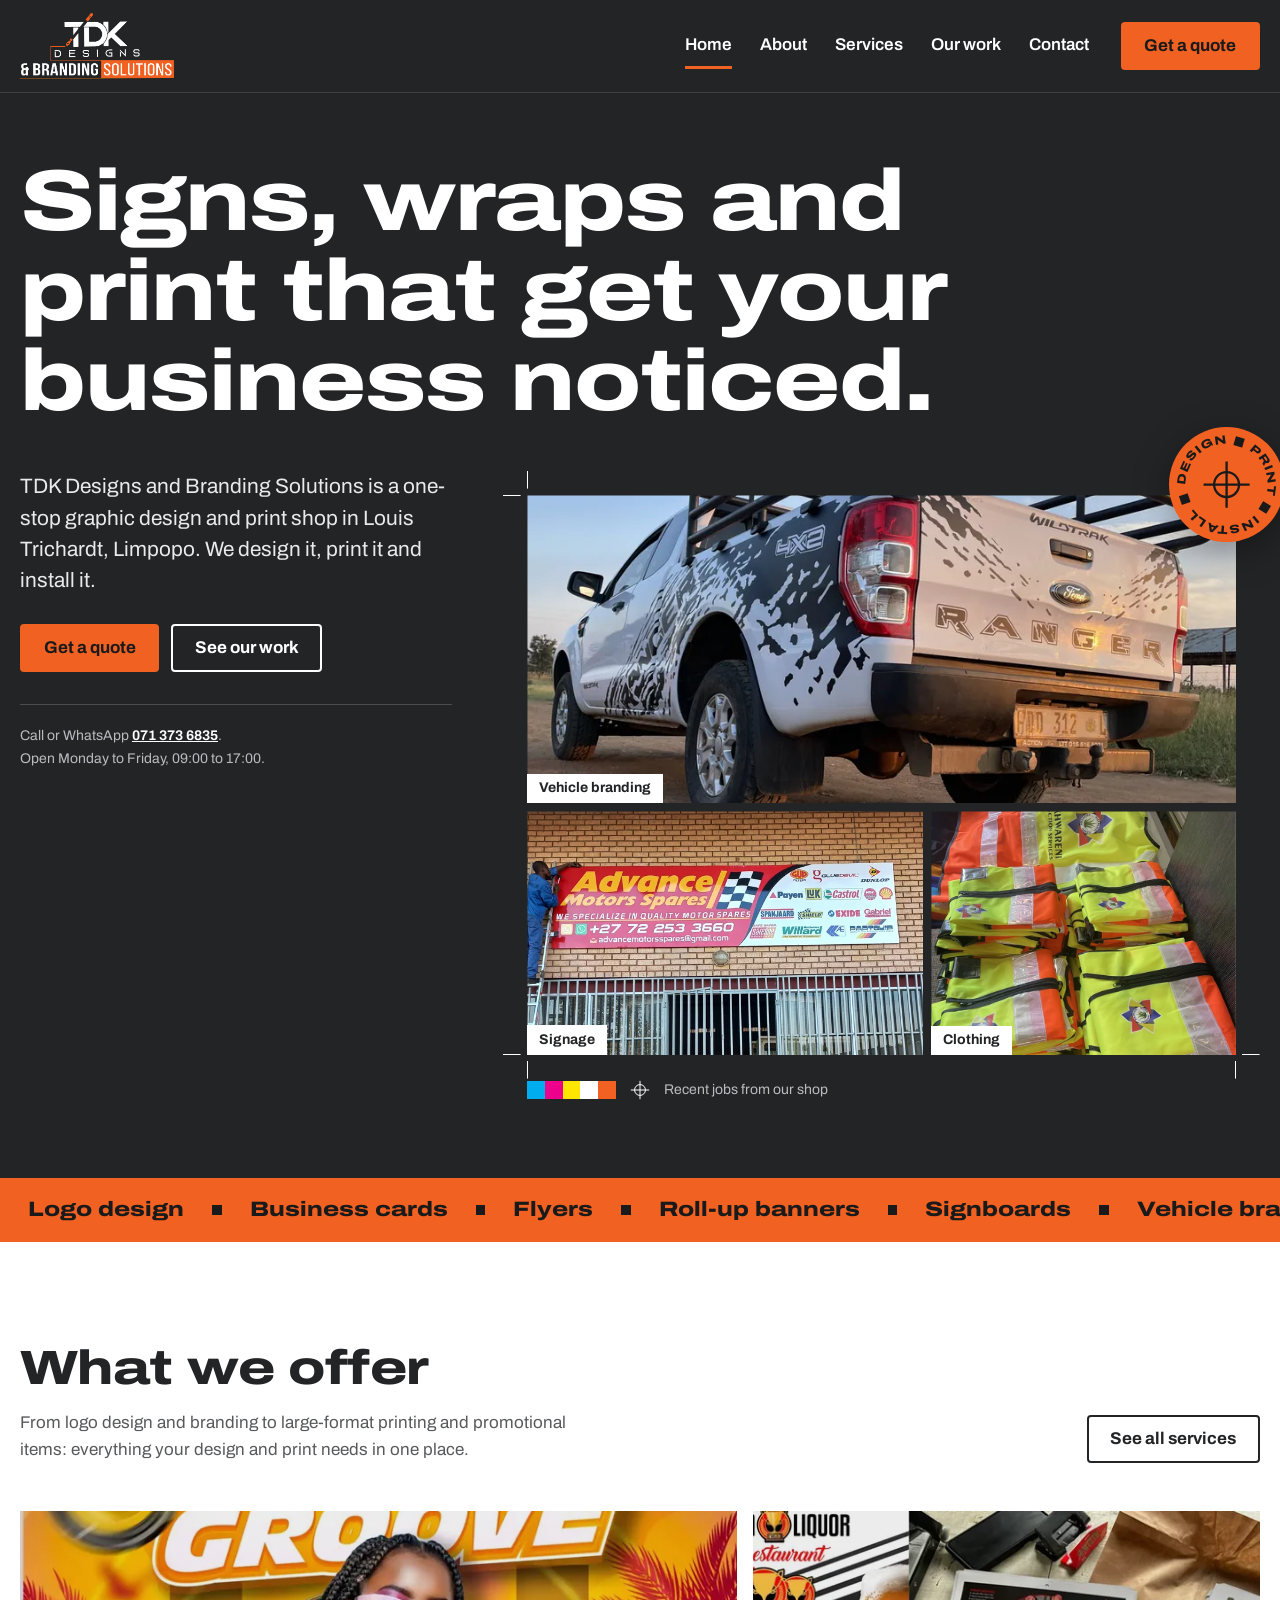
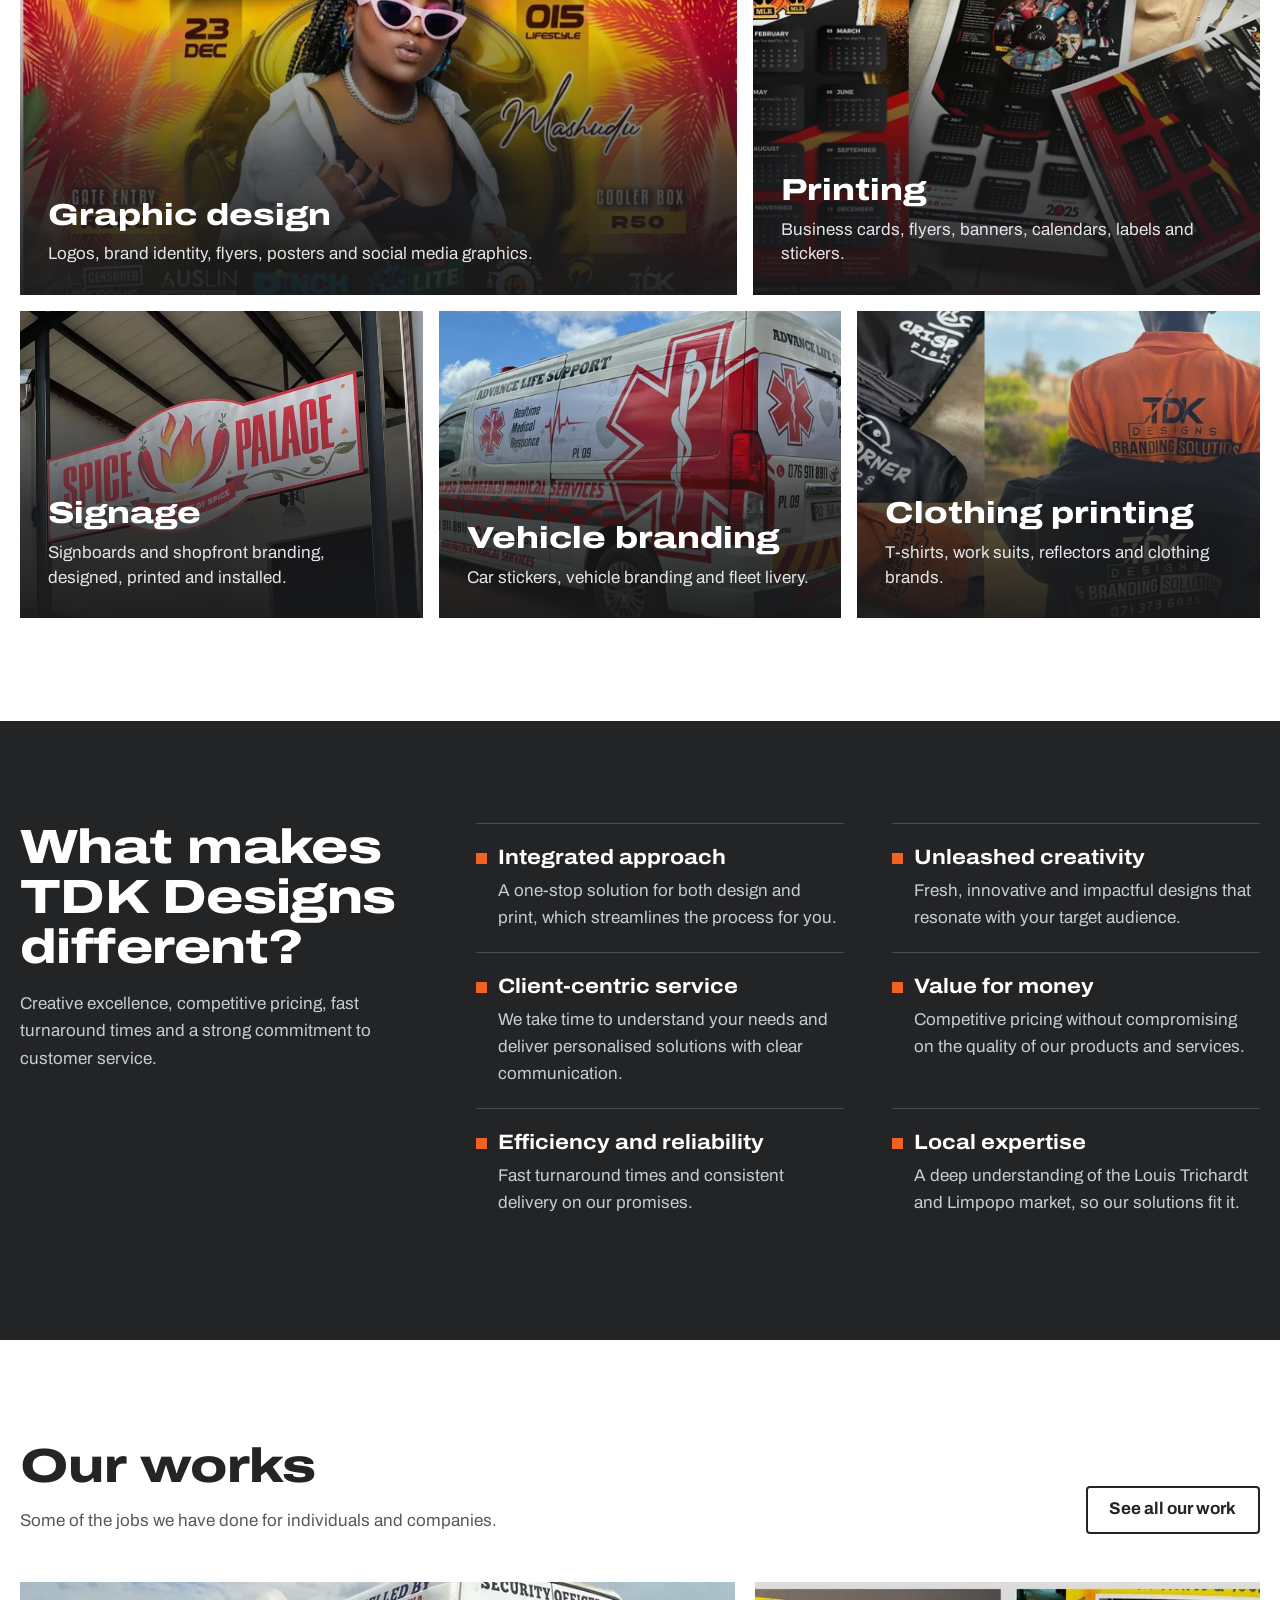
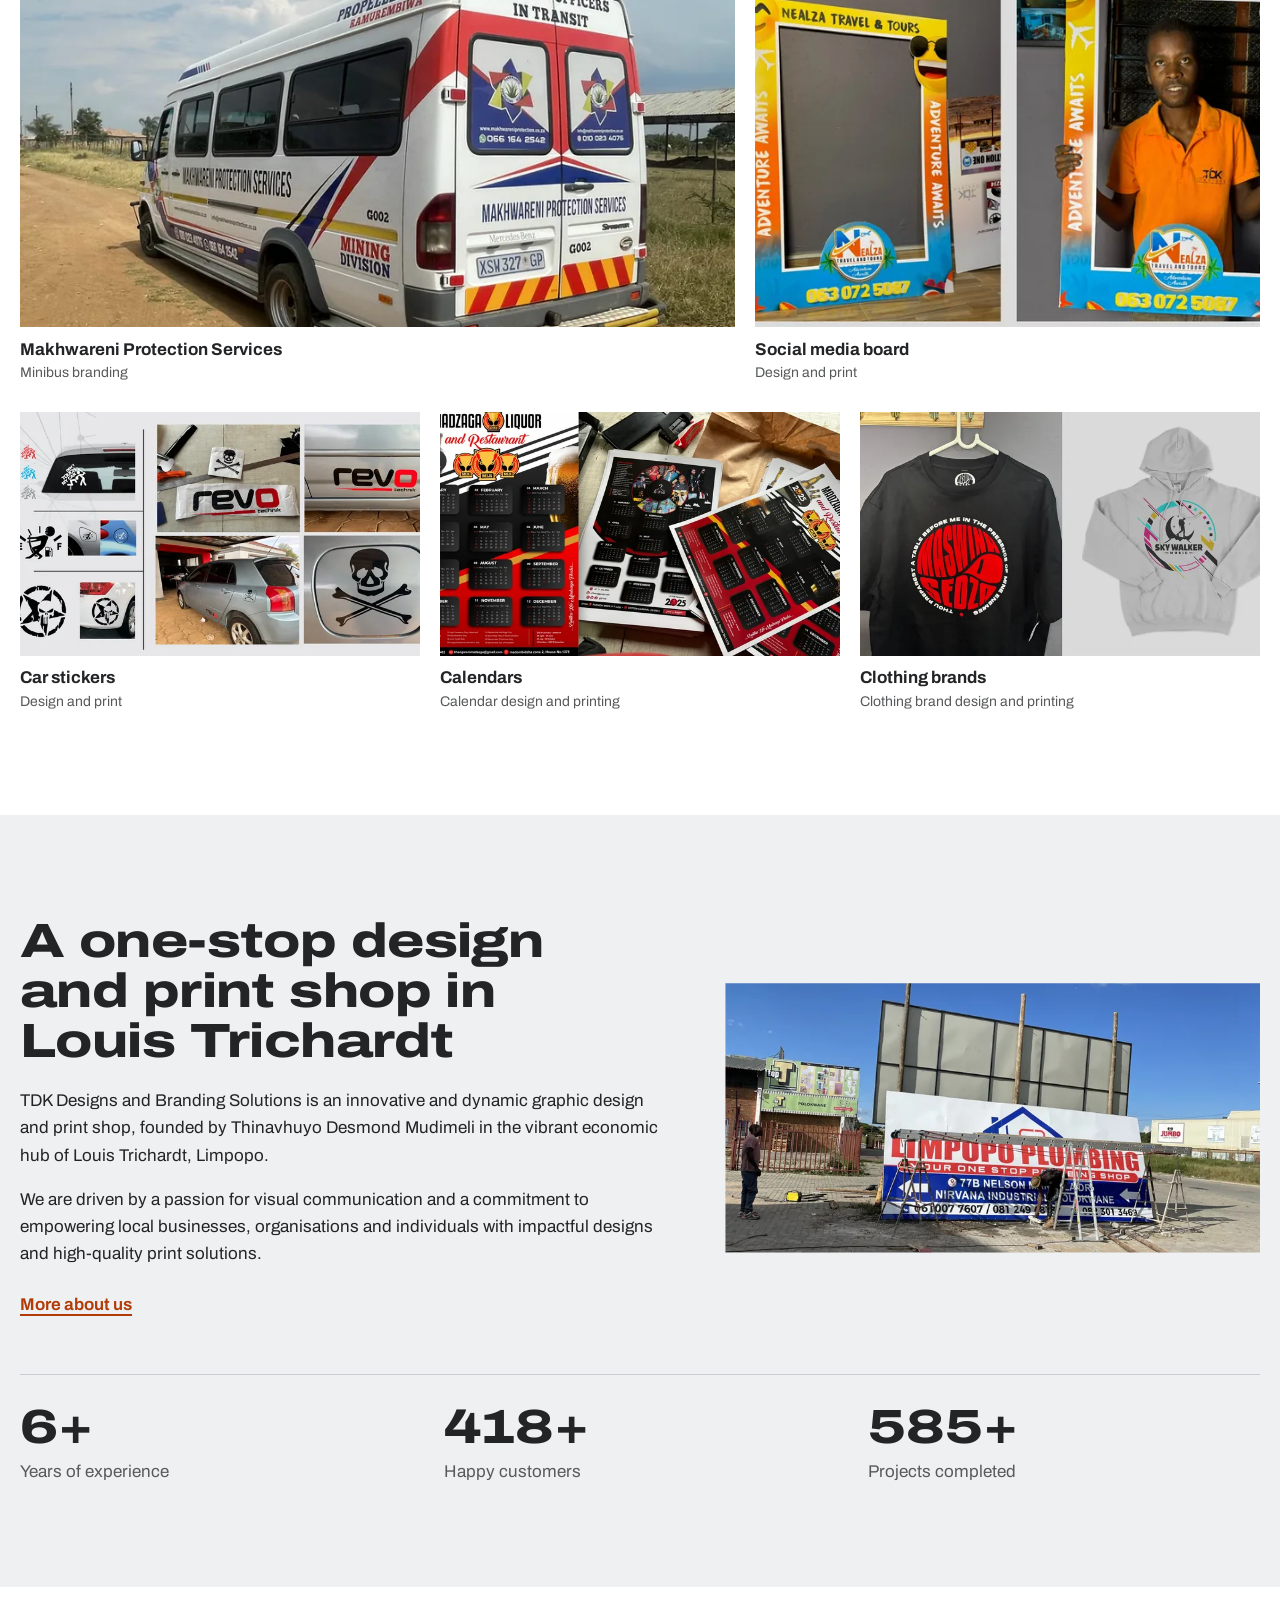
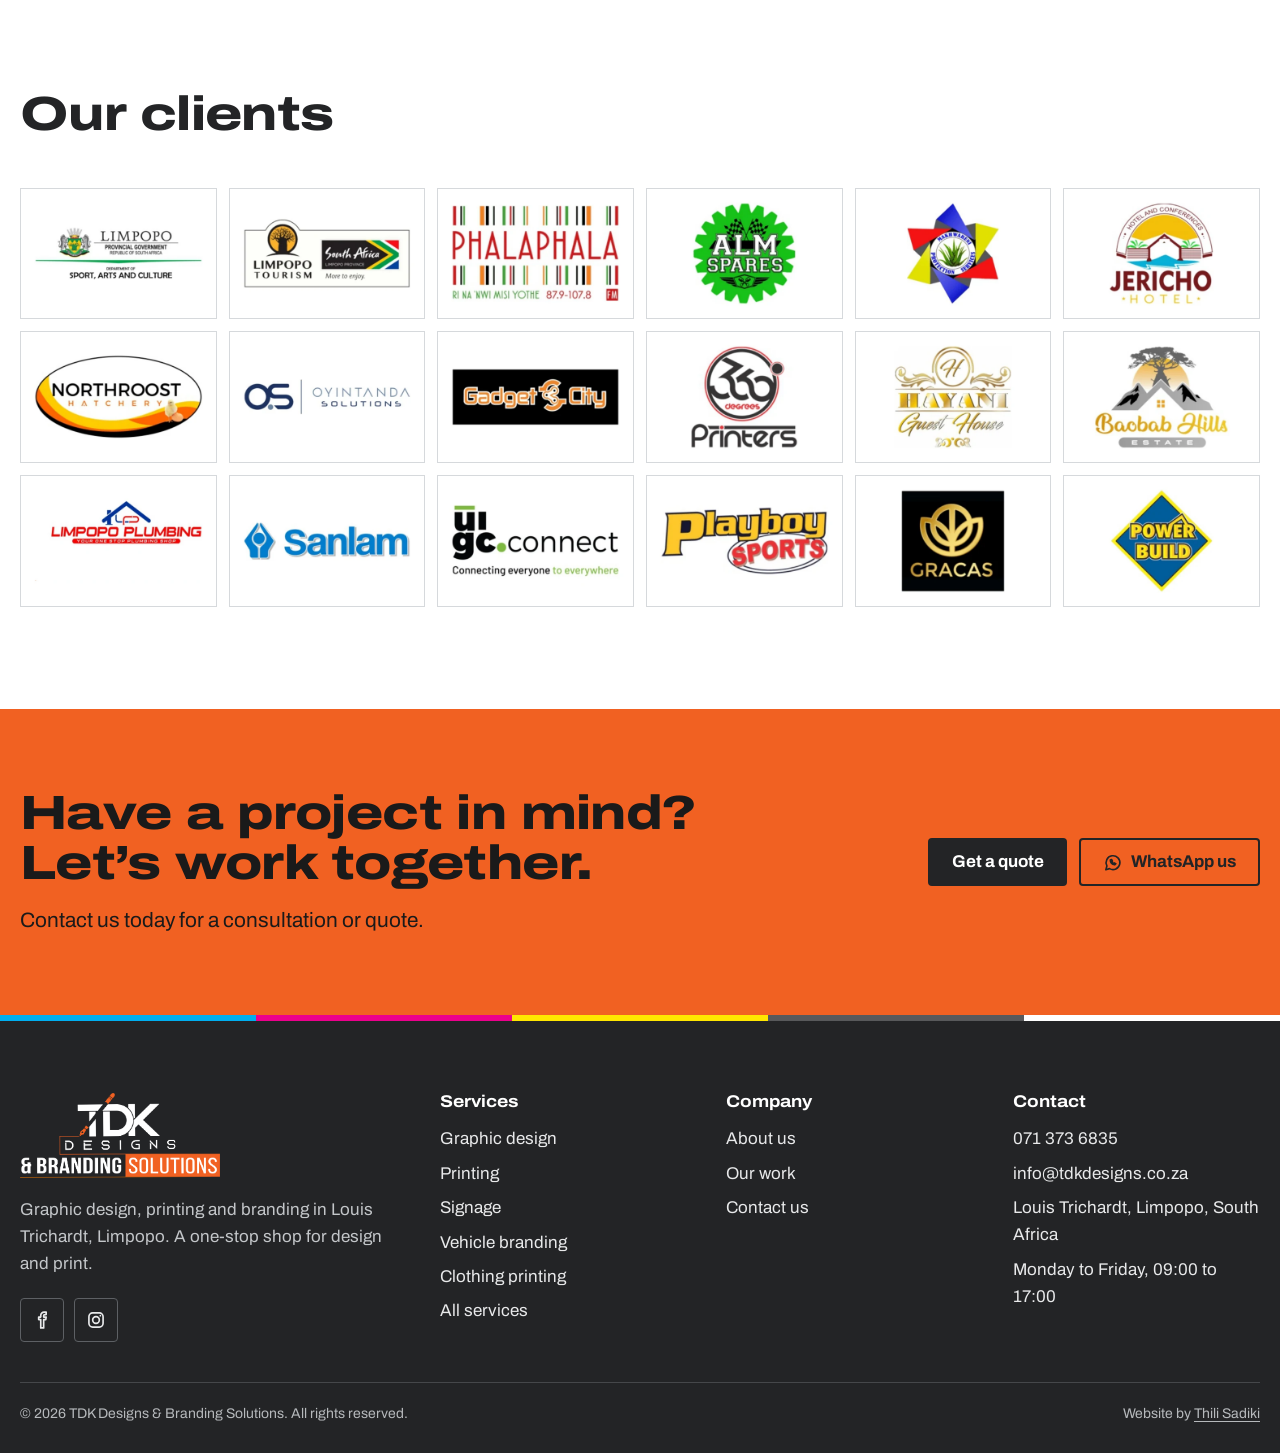
<file: index.html>
<!doctype html>
<html lang="en-ZA">
<head>
<meta charset="utf-8">

<meta name="viewport" content="width=device-width, initial-scale=1">
<title>TDK Designs and Branding Solutions | Graphic design, printing and branding in Louis Trichardt</title>
<meta name="description" content="One-stop graphic design and print shop in Louis Trichardt, Limpopo. Logo design, printing, signboards, vehicle branding and clothing printing. Call or WhatsApp 071 373 6835 for a quote.">
<meta property="og:type" content="website">
<meta property="og:site_name" content="TDK Designs &amp; Branding Solutions">
<meta property="og:title" content="TDK Designs and Branding Solutions | Graphic design, printing and branding in Louis Trichardt">
<meta property="og:description" content="One-stop graphic design and print shop in Louis Trichardt, Limpopo. Logo design, printing, signboards, vehicle branding and clothing printing. Call or WhatsApp 071 373 6835 for a quote.">
<meta name="theme-color" content="#f16122">
<link rel="icon" href="assets/img/brand/favicon.svg" type="image/svg+xml">
<link rel="preload" href="assets/fonts/archivo-variable.woff2" as="font" type="font/woff2" crossorigin>
<link rel="stylesheet" href="assets/css/site.css">
<script>if("IntersectionObserver" in window)document.documentElement.classList.add("js")</script>
</head>
<body>
<a class="skip" href="#main">Skip to content</a>
<header class="site-header on-dark">
  <div class="wrap site-header__in">
    <a class="brand" href="index.html" aria-label="TDK Designs and Branding Solutions home">
      <img src="assets/img/brand/tdk-designs-logo-white.png" width="1209" height="514" alt="TDK Designs &amp; Branding Solutions">
    </a>
    <button class="nav-toggle" type="button" aria-expanded="false" aria-controls="site-nav">
      <span class="nav-toggle__bars" aria-hidden="true"></span>Menu
    </button>
    <nav id="site-nav" class="site-nav" aria-label="Main">
      <ul><li><a href="index.html" aria-current="page">Home</a></li><li><a href="about.html">About</a></li><li><a href="services.html">Services</a></li><li><a href="work.html">Our work</a></li><li><a href="contact.html">Contact</a></li></ul>
      <a class="btn btn--primary" href="contact.html#quote">Get a quote</a>
    </nav>
  </div>
  <span class="progress" aria-hidden="true"></span>
</header>
<main id="main">

<section class="hero on-dark">
  <div class="wrap">
    <h1 class="hero__title">Signs, wraps and print that get your business noticed.</h1>
    <div class="hero__grid">
      <div class="hero__lead">
        <p class="lead">TDK Designs and Branding Solutions is a one-stop graphic design and print shop in Louis Trichardt, Limpopo. We design it, print it and install it.</p>
        <div class="btn-row">
          <a class="btn btn--primary" href="contact.html#quote">Get a quote</a>
          <a class="btn btn--outline-light" href="work.html">See our work</a>
        </div>
        <p class="hero__facts">Call or WhatsApp <a href="tel:+27713736835">071 373 6835</a>.<br>Open Monday to Friday, 09:00 to 17:00.</p>
      </div>
      <div class="proof">
        <svg class="badge" viewBox="0 0 120 120" aria-hidden="true">
          <circle cx="60" cy="60" r="60" fill="#f16122"/>
          <defs><path id="badge-arc" d="M60 60m-43 0a43 43 0 1 1 86 0a43 43 0 1 1-86 0"/></defs>
          <g class="badge__spin"><text><textPath href="#badge-arc" textLength="262" lengthAdjust="spacing">DESIGN ■ PRINT ■ INSTALL ■</textPath></text></g>
          <g fill="none" stroke="#1a1a1a" stroke-width="2.4"><circle cx="60" cy="60" r="13"/><path d="M60 36v48M36 60h48"/></g>
        </svg>
        <div class="cropmarks">
          <div class="proof__trim">
            <a class="shot shot--wide" href="vehicle-branding.html"><img src="assets/img/work/ranger-wrap-800.webp" srcset="assets/img/work/ranger-wrap-800.webp 800w, assets/img/work/ranger-wrap-1600.webp 1600w" sizes="(min-width: 56em) 56vw, 100vw" width="800" height="403" alt="White Ford Ranger Wildtrak bakkie with black mud-splash stickers along the side and tailgate" fetchpriority="high"><span class="shot__tag">Vehicle branding</span></a>
            <a class="shot shot--half" href="signboards-branding.html"><img src="assets/img/work/advance-motors-sign-800.webp" srcset="assets/img/work/advance-motors-sign-800.webp 800w, assets/img/work/advance-motors-sign-1600.webp 1600w" sizes="(min-width: 56em) 32vw, 56vw" width="800" height="403" alt="Installer on a ladder fitting a wide Advance Motors Spares signboard to a brick shopfront" loading="lazy" decoding="async"><span class="shot__tag">Signage</span></a>
            <a class="shot shot--half" href="cloth-print.html"><img src="assets/img/work/reflector-vests-stack-800.webp" srcset="assets/img/work/reflector-vests-stack-800.webp 800w, assets/img/work/reflector-vests-stack-1600.webp 1600w" sizes="(min-width: 56em) 24vw, 44vw" width="800" height="807" alt="Stacks of folded reflective vests printed with a company logo" loading="lazy" decoding="async"><span class="shot__tag">Clothing</span></a>
          </div>
        </div>
        <p class="proof__slug"><span class="colourbar" aria-hidden="true"><i></i><i></i><i></i><i></i><i></i></span><svg class="regmark" viewBox="0 0 24 24" fill="none" stroke="currentColor" stroke-width="1.2" aria-hidden="true"><circle cx="12" cy="12" r="6.5"/><path d="M12 1v22M1 12h22"/></svg><span>Recent jobs from our shop</span></p>
      </div>
    </div>
  </div>
</section>

<div class="ticker" aria-hidden="true"><div class="ticker__track"><span>Logo design</span><i></i><span>Business cards</span><i></i><span>Flyers</span><i></i><span>Roll-up banners</span><i></i><span>Signboards</span><i></i><span>Vehicle branding</span><i></i><span>Car stickers</span><i></i><span>T-shirt printing</span><i></i><span>Work suits</span><i></i><span>Calendars</span><i></i><span>Labels and stickers</span><i></i><span>Event posters</span><i></i><span>Logo design</span><i></i><span>Business cards</span><i></i><span>Flyers</span><i></i><span>Roll-up banners</span><i></i><span>Signboards</span><i></i><span>Vehicle branding</span><i></i><span>Car stickers</span><i></i><span>T-shirt printing</span><i></i><span>Work suits</span><i></i><span>Calendars</span><i></i><span>Labels and stickers</span><i></i><span>Event posters</span><i></i></div></div>
<section class="section" aria-labelledby="services-title">
  <div class="wrap">
    <div class="section__head">
      <div>
        <h2 id="services-title">What we offer</h2>
        <p class="muted">From logo design and branding to large-format printing and promotional items: everything your design and print needs in one place.</p>
      </div>
      <a class="btn btn--outline" href="services.html">See all services</a>
    </div>
    <div class="tiles">
<a class="tile" href="posters.html"><img src="assets/img/work/uncensored-groove-poster-800.webp" srcset="assets/img/work/uncensored-groove-poster-800.webp 800w, assets/img/work/uncensored-groove-poster-1600.webp 1600w" sizes="(min-width: 56em) 58vw, 100vw" width="800" height="792" alt="" loading="lazy" decoding="async"><span class="tile__body"><span class="tile__name">Graphic design</span><span class="tile__text">Logos, brand identity, flyers, posters and social media graphics.</span></span></a>
<a class="tile" href="printing.html"><img src="assets/img/work/calendars-800.webp" srcset="assets/img/work/calendars-800.webp 800w, assets/img/work/calendars-1600.webp 1600w" sizes="(min-width: 56em) 42vw, 100vw" width="800" height="395" alt="" loading="lazy" decoding="async"><span class="tile__body"><span class="tile__name">Printing</span><span class="tile__text">Business cards, flyers, banners, calendars, labels and stickers.</span></span></a>
<a class="tile" href="signboards-branding.html"><img src="assets/img/work/spice-palace-sign-800.webp" srcset="assets/img/work/spice-palace-sign-800.webp 800w, assets/img/work/spice-palace-sign-1600.webp 1600w" sizes="(min-width: 56em) 33vw, 100vw" width="800" height="740" alt="" loading="lazy" decoding="async"><span class="tile__body"><span class="tile__name">Signage</span><span class="tile__text">Signboards and shopfront branding, designed, printed and installed.</span></span></a>
<a class="tile" href="vehicle-branding.html"><img src="assets/img/work/ambulance-800.webp" srcset="assets/img/work/ambulance-800.webp 800w, assets/img/work/ambulance-1600.webp 1600w" sizes="(min-width: 56em) 33vw, 100vw" width="800" height="402" alt="" loading="lazy" decoding="async"><span class="tile__body"><span class="tile__name">Vehicle branding</span><span class="tile__text">Car stickers, vehicle branding and fleet livery.</span></span></a>
<a class="tile" href="cloth-print.html"><img src="assets/img/work/work-suits-800.webp" srcset="assets/img/work/work-suits-800.webp 800w, assets/img/work/work-suits-1600.webp 1600w" sizes="(min-width: 56em) 33vw, 100vw" width="800" height="404" alt="" loading="lazy" decoding="async"><span class="tile__body"><span class="tile__name">Clothing printing</span><span class="tile__text">T-shirts, work suits, reflectors and clothing brands.</span></span></a>
</div>
  </div>
</section>

<section class="section section--dark on-dark" aria-labelledby="why-title">
  <div class="wrap why">
    <div class="why__intro">
      <h2 id="why-title">What makes TDK Designs different?</h2>
      <p>Creative excellence, competitive pricing, fast turnaround times and a strong commitment to customer service.</p>
    </div>
    <ul class="why__list"><li><h3>Integrated approach</h3><p>A one-stop solution for both design and print, which streamlines the process for you.</p></li><li><h3>Unleashed creativity</h3><p>Fresh, innovative and impactful designs that resonate with your target audience.</p></li><li><h3>Client-centric service</h3><p>We take time to understand your needs and deliver personalised solutions with clear communication.</p></li><li><h3>Value for money</h3><p>Competitive pricing without compromising on the quality of our products and services.</p></li><li><h3>Efficiency and reliability</h3><p>Fast turnaround times and consistent delivery on our promises.</p></li><li><h3>Local expertise</h3><p>A deep understanding of the Louis Trichardt and Limpopo market, so our solutions fit it.</p></li></ul>
  </div>
</section>

<section class="section" aria-labelledby="work-title">
  <div class="wrap">
    <div class="section__head">
      <div>
        <h2 id="work-title">Our works</h2>
        <p class="muted">Some of the jobs we have done for individuals and companies.</p>
      </div>
      <a class="btn btn--outline" href="work.html">See all our work</a>
    </div>
    <div class="mosaic">
<figure class="mosaic__item"><a href="work.html#vehicles" aria-label="Makhwareni Protection Services, Minibus branding. See more work like this"><img src="assets/img/work/makhwareni-minibus-800.webp" srcset="assets/img/work/makhwareni-minibus-800.webp 800w, assets/img/work/makhwareni-minibus-1600.webp 1600w" sizes="(min-width: 56em) 58vw, 100vw" width="800" height="403" alt="White minibus with red, blue and yellow security branding for Makhwareni Protection Services" loading="lazy" decoding="async"></a><figcaption class="caption"><strong>Makhwareni Protection Services</strong><span>Minibus branding</span></figcaption></figure>
<figure class="mosaic__item"><a href="work.html#print" aria-label="Social media board, Design and print. See more work like this"><img src="assets/img/work/social-media-board-800.webp" srcset="assets/img/work/social-media-board-800.webp 800w, assets/img/work/social-media-board-1600.webp 1600w" sizes="(min-width: 56em) 40vw, 100vw" width="800" height="402" alt="Large printed selfie frame for a travel company, shown empty and with a person posing in it" loading="lazy" decoding="async"></a><figcaption class="caption"><strong>Social media board</strong><span>Design and print</span></figcaption></figure>
<figure class="mosaic__item"><a href="work.html#vehicles" aria-label="Car stickers, Design and print. See more work like this"><img src="assets/img/work/car-stickers-800.webp" srcset="assets/img/work/car-stickers-800.webp 800w, assets/img/work/car-stickers-1600.webp 1600w" sizes="(min-width: 56em) 33vw, 100vw" width="800" height="405" alt="Collage of cut vinyl car stickers on windows and bodywork" loading="lazy" decoding="async"></a><figcaption class="caption"><strong>Car stickers</strong><span>Design and print</span></figcaption></figure>
<figure class="mosaic__item"><a href="work.html#print" aria-label="Calendars, Calendar design and printing. See more work like this"><img src="assets/img/work/calendars-800.webp" srcset="assets/img/work/calendars-800.webp 800w, assets/img/work/calendars-1600.webp 1600w" sizes="(min-width: 56em) 33vw, 100vw" width="800" height="395" alt="Printed 2025 wall calendars in red and black laid out on a table" loading="lazy" decoding="async"></a><figcaption class="caption"><strong>Calendars</strong><span>Calendar design and printing</span></figcaption></figure>
<figure class="mosaic__item"><a href="work.html#clothing" aria-label="Clothing brands, Clothing brand design and printing. See more work like this"><img src="assets/img/work/clothing-brand-800.webp" srcset="assets/img/work/clothing-brand-800.webp 800w, assets/img/work/clothing-brand-1600.webp 1600w" sizes="(min-width: 56em) 33vw, 100vw" width="800" height="402" alt="Black T-shirt with a red circular print beside a grey hoodie with a round logo" loading="lazy" decoding="async"></a><figcaption class="caption"><strong>Clothing brands</strong><span>Clothing brand design and printing</span></figcaption></figure>
    </div>
  </div>
</section>

<section class="section section--mat" aria-labelledby="about-title">
  <div class="wrap">
    <div class="split">
      <div class="prose">
        <h2 id="about-title">A one-stop design and print shop in Louis Trichardt</h2>
        <p>TDK Designs and Branding Solutions is an innovative and dynamic graphic design and print shop, founded by Thinavhuyo Desmond Mudimeli in the vibrant economic hub of Louis Trichardt, Limpopo.</p>
        <p>We are driven by a passion for visual communication and a commitment to empowering local businesses, organisations and individuals with impactful designs and high-quality print solutions.</p>
        <a class="textlink" href="about.html">More about us</a>
      </div>
      <img src="assets/img/work/limpopo-plumbing-sign-800.webp" srcset="assets/img/work/limpopo-plumbing-sign-800.webp 800w, assets/img/work/limpopo-plumbing-sign-1600.webp 1600w" sizes="(min-width: 56em) 42vw, 100vw" width="800" height="403" alt="Large Limpopo Plumbing signboard being installed at the roadside under a blue sky" loading="lazy" decoding="async">
    </div>
    <dl class="stats">
      <div><dt>7+</dt><dd>Years of experience</dd></div>
      <div><dt>500+</dt><dd>Happy customers</dd></div>
      <div><dt>700+</dt><dd>Projects completed</dd></div>
    </dl>
  </div>
</section>

<section class="section" aria-labelledby="clients-title">
  <div class="wrap">
    <div class="section__head"><h2 id="clients-title">Our clients</h2></div>
    <ul class="clientgrid"><li><img src="assets/img/clients/client-01.webp" alt="Limpopo Department of Sport, Arts and Culture" width="480" height="320" loading="lazy" decoding="async"></li><li><img src="assets/img/clients/client-02.webp" alt="Limpopo Tourism" width="480" height="320" loading="lazy" decoding="async"></li><li><img src="assets/img/clients/client-03.webp" alt="Phalaphala FM" width="480" height="320" loading="lazy" decoding="async"></li><li><img src="assets/img/clients/client-04.webp" alt="ALM Spares" width="480" height="320" loading="lazy" decoding="async"></li><li><img src="assets/img/clients/client-05.webp" alt="Makhwareni Protection Services" width="480" height="320" loading="lazy" decoding="async"></li><li><img src="assets/img/clients/client-06.webp" alt="Jericho Hotel" width="480" height="320" loading="lazy" decoding="async"></li><li><img src="assets/img/clients/client-07.webp" alt="Northroost Hatchery" width="480" height="320" loading="lazy" decoding="async"></li><li><img src="assets/img/clients/client-08.webp" alt="Oyintanda Solutions" width="480" height="320" loading="lazy" decoding="async"></li><li><img src="assets/img/clients/client-09.webp" alt="Gadget City" width="480" height="320" loading="lazy" decoding="async"></li><li><img src="assets/img/clients/client-10.webp" alt="360 Degrees Printers" width="480" height="320" loading="lazy" decoding="async"></li><li><img src="assets/img/clients/client-11.webp" alt="Hayani Guest House" width="480" height="320" loading="lazy" decoding="async"></li><li><img src="assets/img/clients/client-12.webp" alt="Baobab Hills Estate" width="480" height="320" loading="lazy" decoding="async"></li><li><img src="assets/img/clients/client-13.webp" alt="Limpopo Plumbing" width="480" height="320" loading="lazy" decoding="async"></li><li><img src="assets/img/clients/client-14.webp" alt="Sanlam" width="480" height="320" loading="lazy" decoding="async"></li><li><img src="assets/img/clients/client-15.webp" alt="GC Connect" width="480" height="320" loading="lazy" decoding="async"></li><li><img src="assets/img/clients/client-16.webp" alt="Playboy Sports" width="480" height="320" loading="lazy" decoding="async"></li><li><img src="assets/img/clients/client-17.webp" alt="Gracas" width="480" height="320" loading="lazy" decoding="async"></li><li><img src="assets/img/clients/client-18.webp" alt="Power Build" width="480" height="320" loading="lazy" decoding="async"></li></ul>
  </div>
</section>

</main>
<section class="cta on-orange" aria-labelledby="cta-title">
  <div class="wrap cta__in">
    <div>
      <h2 id="cta-title">Have a project in mind? Let’s work together.</h2>
      <p>Contact us today for a consultation or quote.</p>
    </div>
    <div class="btn-row">
      <a class="btn btn--dark" href="contact.html#quote">Get a quote</a>
      <a class="btn btn--outline-dark" href="https://wa.me/27713736835?text=Hi%20TDK%20Designs%2C%20I%20would%20like%20a%20quote." target="_blank" rel="noopener"><svg viewBox="0 0 24 24" fill="none" stroke="currentColor" stroke-width="2" stroke-linecap="round" stroke-linejoin="round" aria-hidden="true"><path d="M3.5 20.5l1.3-4.6A8.5 8.5 0 1 1 8 19.2z"/><path d="M9 8.5c0 3 2.5 5.5 5.5 6l1.2-1.4-2-1-.8.8c-.9-.4-1.7-1.2-2.1-2.1l.8-.8-1-2z"/></svg>WhatsApp us</a>
    </div>
  </div>
</section>
<footer class="site-footer on-dark">
  <span class="colourbar" aria-hidden="true"><i></i><i></i><i></i><i></i><i></i></span>
  <div class="wrap site-footer__in">
    <div class="site-footer__brand">
      <img src="assets/img/brand/tdk-designs-logo-white.png" width="1209" height="514" alt="TDK Designs &amp; Branding Solutions" loading="lazy">
      <p>Graphic design, printing and branding in Louis Trichardt, Limpopo. A one-stop shop for design and print.</p>
      <div class="social">
        <a href="https://web.facebook.com/thinah.mudimeli" target="_blank" rel="noopener" aria-label="TDK Designs on Facebook"><svg viewBox="0 0 24 24" fill="none" stroke="currentColor" stroke-width="2" stroke-linecap="round" stroke-linejoin="round" aria-hidden="true"><path d="M14 8.5V7a1.5 1.5 0 0 1 1.5-1.5H17V2.5h-2.5a4 4 0 0 0-4 4v2H8v3h2.5v10H14v-10h2.5l.5-3z"/></svg></a>
        <a href="https://www.instagram.com/tdkdesigns92" target="_blank" rel="noopener" aria-label="TDK Designs on Instagram"><svg viewBox="0 0 24 24" fill="none" stroke="currentColor" stroke-width="2" stroke-linecap="round" stroke-linejoin="round" aria-hidden="true"><rect x="3.5" y="3.5" width="17" height="17" rx="4.5"/><circle cx="12" cy="12" r="4"/><path d="M17.2 6.8h.01"/></svg></a>
      </div>
    </div>
    <nav aria-label="Services">
      <h2>Services</h2>
      <ul><li><a href="posters.html">Graphic design</a></li><li><a href="printing.html">Printing</a></li><li><a href="signboards-branding.html">Signage</a></li><li><a href="vehicle-branding.html">Vehicle branding</a></li><li><a href="cloth-print.html">Clothing printing</a></li><li><a href="services.html">All services</a></li></ul>
    </nav>
    <nav aria-label="Company">
      <h2>Company</h2>
      <ul>
        <li><a href="about.html">About us</a></li>
        <li><a href="work.html">Our work</a></li>
        <li><a href="contact.html">Contact us</a></li>
      </ul>
    </nav>
    <div>
      <h2>Contact</h2>
      <ul>
        <li><a href="tel:+27713736835">071 373 6835</a></li>
        <li><a href="mailto:info@tdkdesigns.co.za">info@tdkdesigns.co.za</a></li>
        <li>Louis Trichardt, Limpopo, South Africa</li>
        <li>Monday to Friday, 09:00 to 17:00</li>
      </ul>
    </div>
  </div>
  <div class="wrap site-footer__base">
    <p>© <span data-year>2026</span> TDK Designs &amp; Branding Solutions. All rights reserved.</p>
    <p>Website by <a href="https://thilisadiki.dev" target="_blank" rel="noopener">Thili Sadiki</a></p>
  </div>
</footer>
<script src="assets/js/site.js" defer></script>
<script type="application/ld+json">
{
 "@context": "https://schema.org",
 "@type": "LocalBusiness",
 "name": "TDK Designs and Branding Solutions",
 "description": "Graphic design and print shop: logo design, printing, signage, vehicle branding and clothing printing.",
 "telephone": "+27713736835",
 "email": "info@tdkdesigns.co.za",
 "address": {
  "@type": "PostalAddress",
  "addressLocality": "Louis Trichardt",
  "addressRegion": "Limpopo",
  "addressCountry": "ZA"
 },
 "openingHours": "Mo-Fr 09:00-17:00",
 "founder": "Thinavhuyo Desmond Mudimeli",
 "sameAs": [
  "https://web.facebook.com/thinah.mudimeli",
  "https://www.instagram.com/tdkdesigns92"
 ]
}
</script>
</body>
</html>
</file>
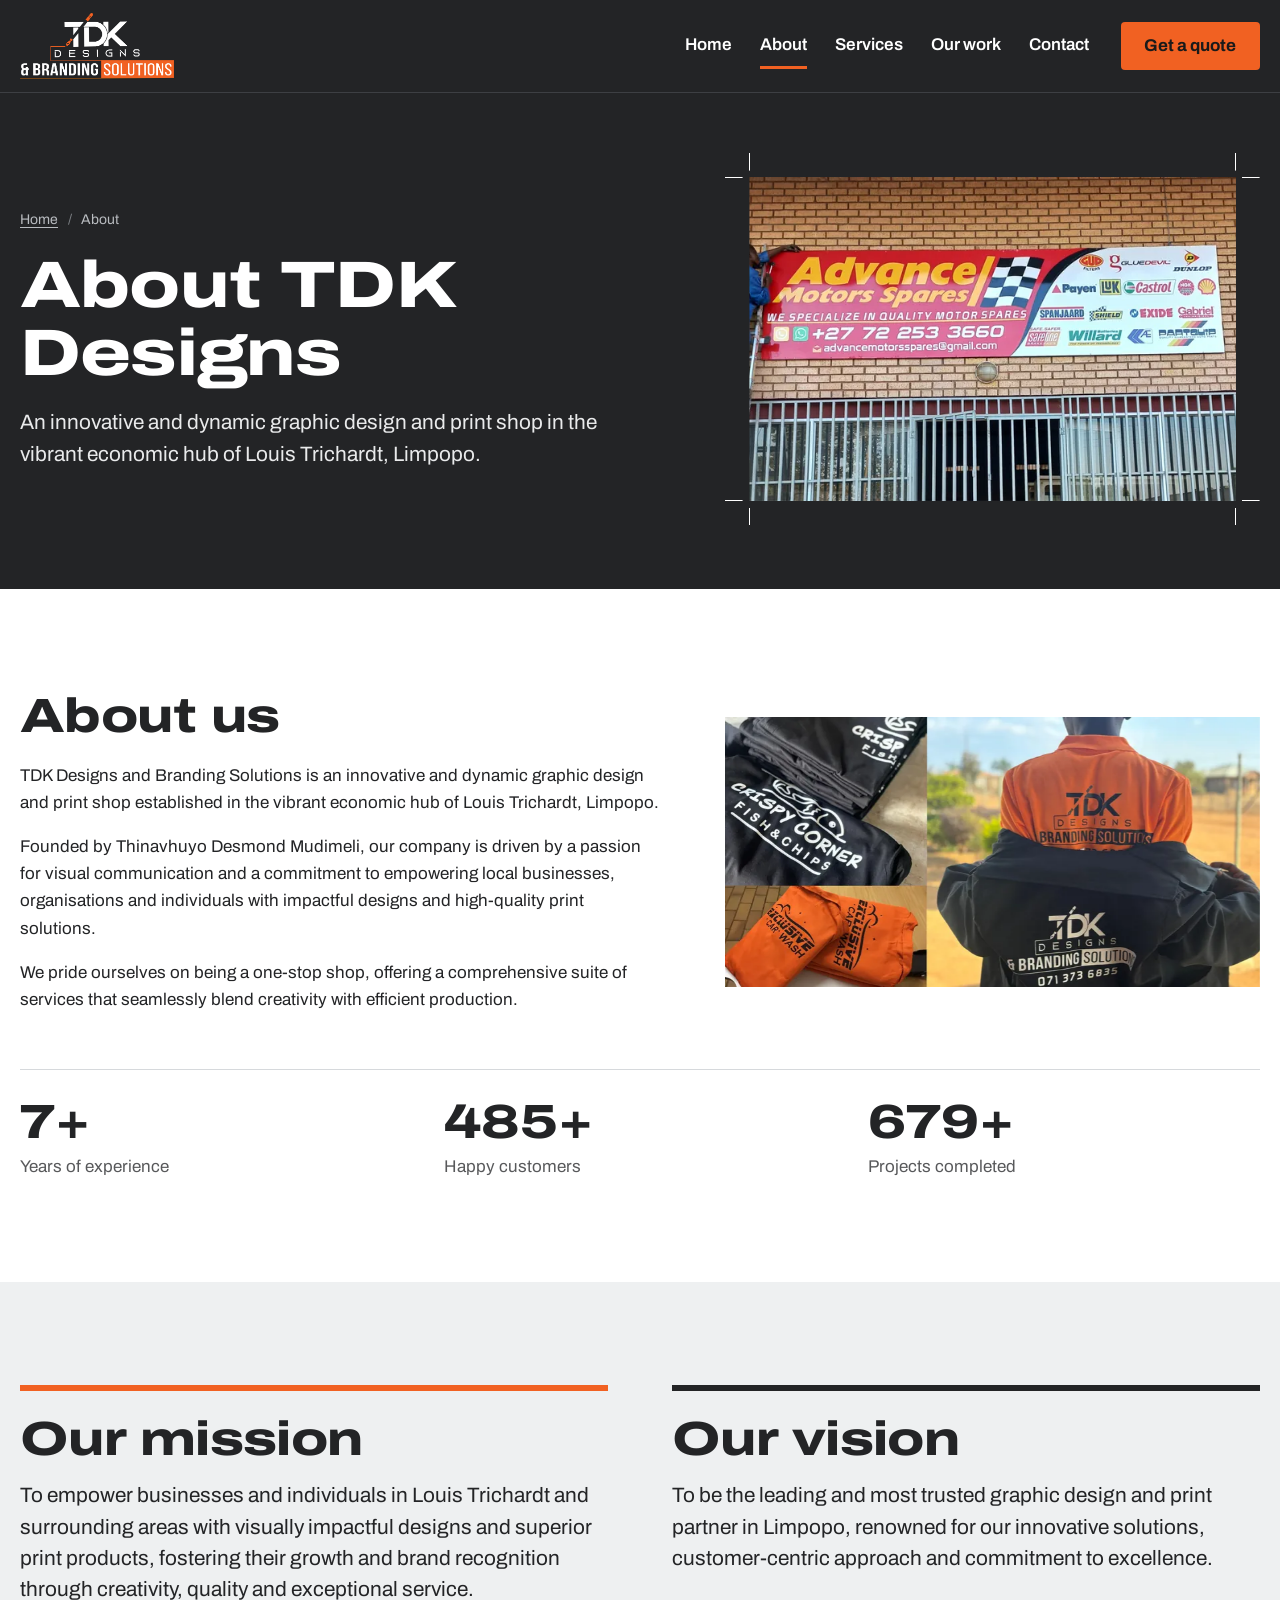
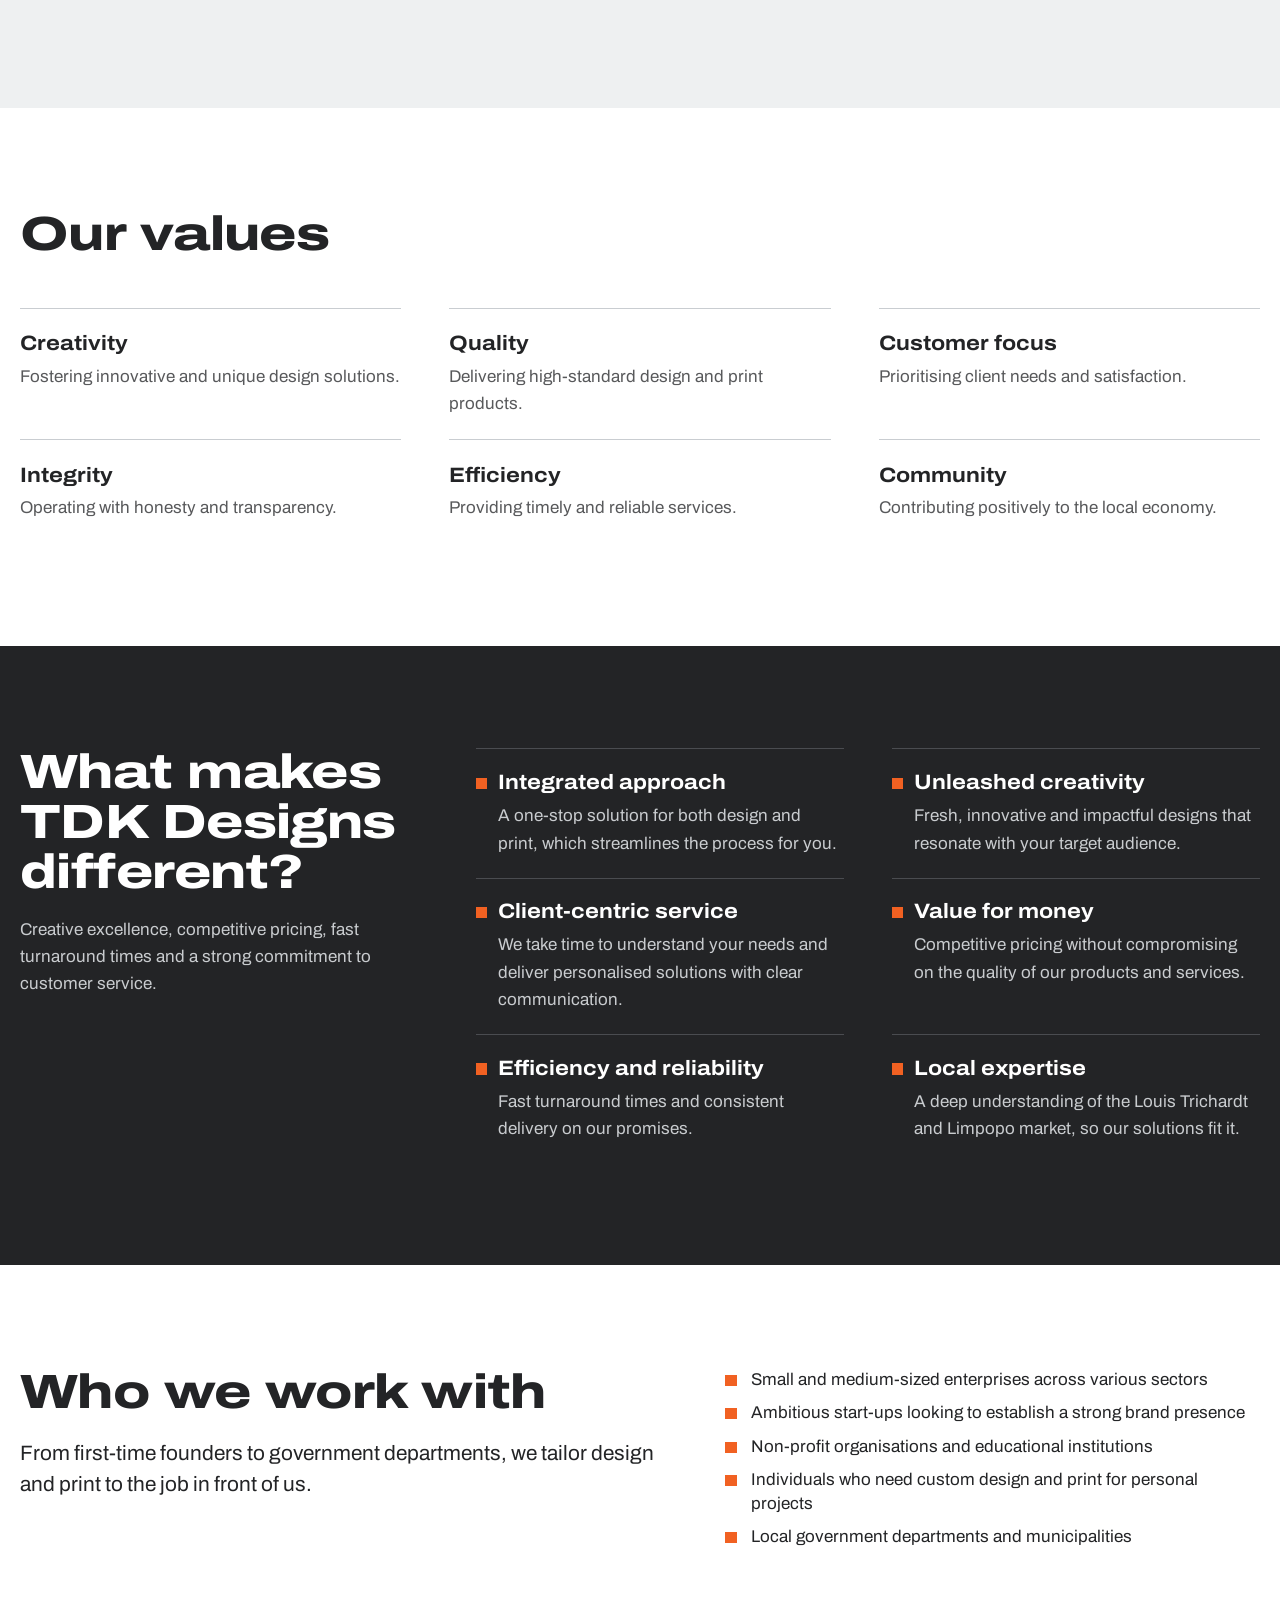
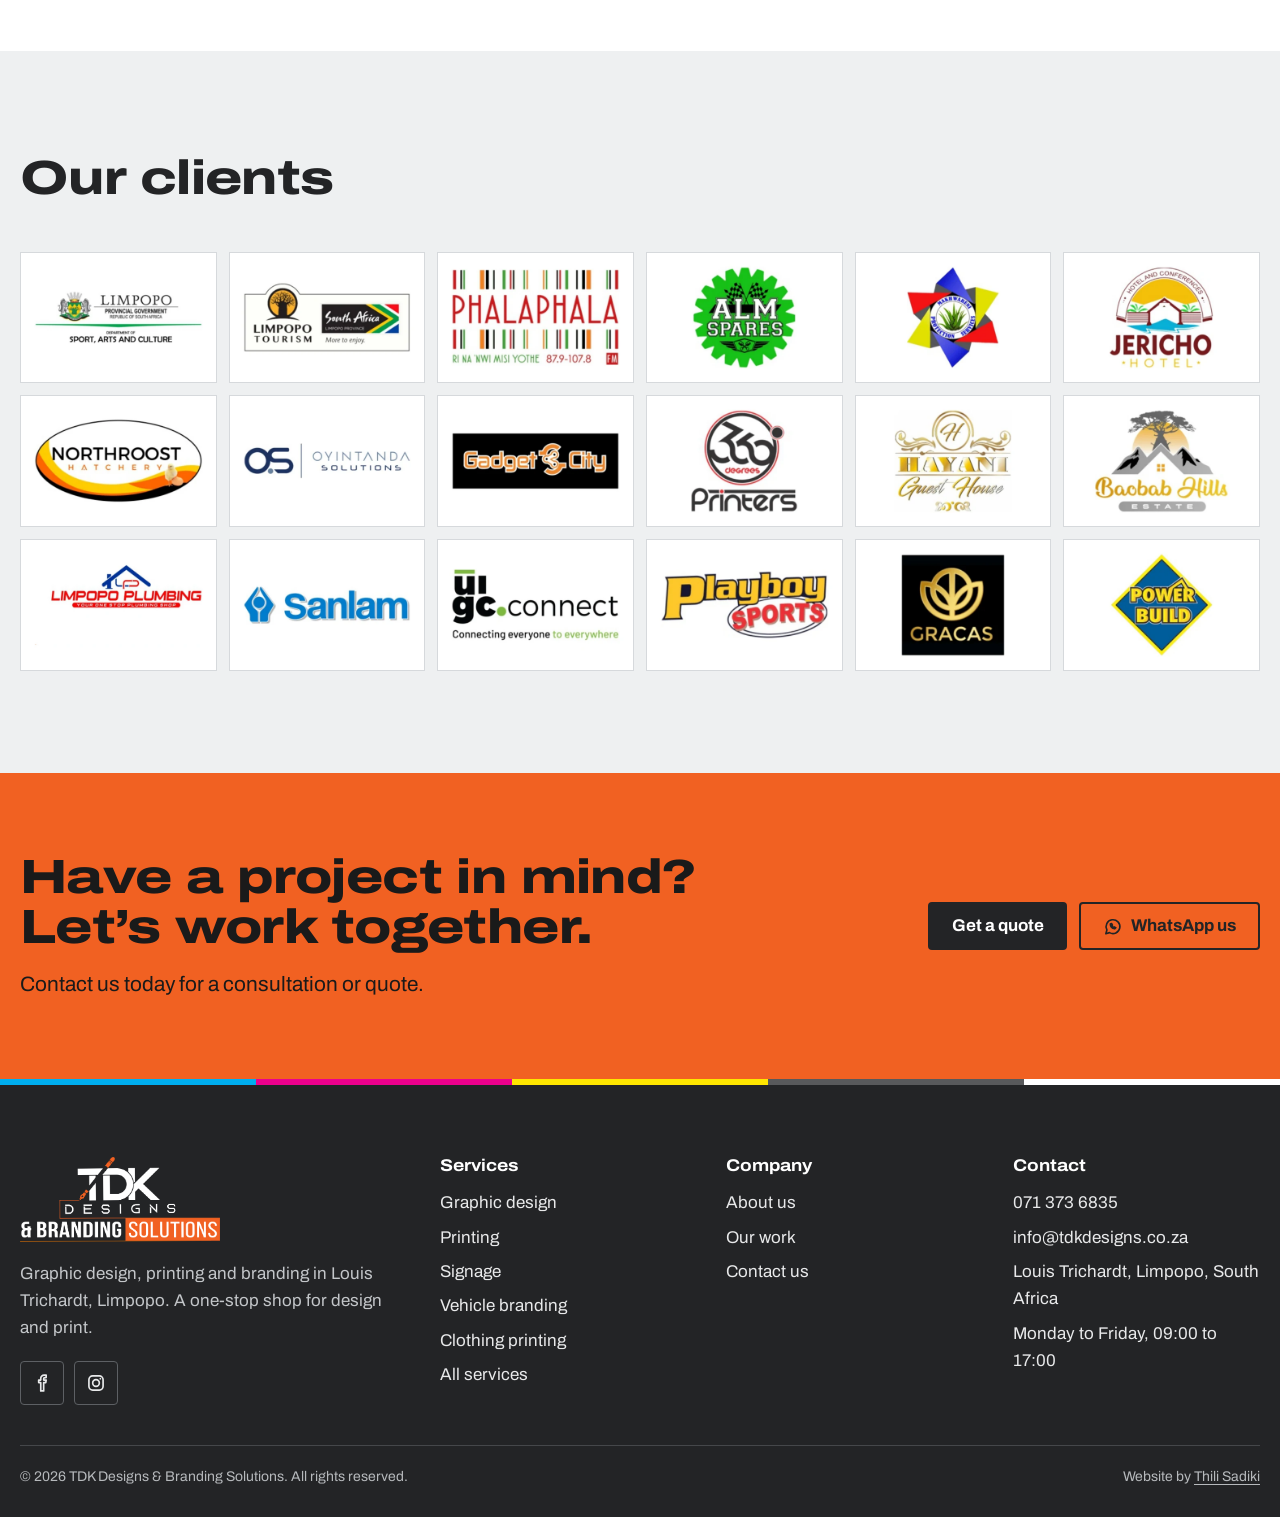
<file: about.html>
<!doctype html>
<html lang="en-ZA">
<head>
<meta charset="utf-8">

<meta name="viewport" content="width=device-width, initial-scale=1">
<title>About us | TDK Designs and Branding Solutions</title>
<meta name="description" content="TDK Designs and Branding Solutions is a graphic design and print shop in Louis Trichardt, Limpopo, founded by Thinavhuyo Desmond Mudimeli. Read our mission, vision and values.">
<meta property="og:type" content="website">
<meta property="og:site_name" content="TDK Designs &amp; Branding Solutions">
<meta property="og:title" content="About us | TDK Designs and Branding Solutions">
<meta property="og:description" content="TDK Designs and Branding Solutions is a graphic design and print shop in Louis Trichardt, Limpopo, founded by Thinavhuyo Desmond Mudimeli. Read our mission, vision and values.">
<meta name="theme-color" content="#f16122">
<link rel="icon" href="assets/img/brand/favicon.svg" type="image/svg+xml">
<link rel="preload" href="assets/fonts/archivo-variable.woff2" as="font" type="font/woff2" crossorigin>
<link rel="stylesheet" href="assets/css/site.css">
<script>if("IntersectionObserver" in window)document.documentElement.classList.add("js")</script>
</head>
<body>
<a class="skip" href="#main">Skip to content</a>
<header class="site-header on-dark">
  <div class="wrap site-header__in">
    <a class="brand" href="index.html" aria-label="TDK Designs and Branding Solutions home">
      <img src="assets/img/brand/tdk-designs-logo-white.png" width="1209" height="514" alt="TDK Designs &amp; Branding Solutions">
    </a>
    <button class="nav-toggle" type="button" aria-expanded="false" aria-controls="site-nav">
      <span class="nav-toggle__bars" aria-hidden="true"></span>Menu
    </button>
    <nav id="site-nav" class="site-nav" aria-label="Main">
      <ul><li><a href="index.html">Home</a></li><li><a href="about.html" aria-current="page">About</a></li><li><a href="services.html">Services</a></li><li><a href="work.html">Our work</a></li><li><a href="contact.html">Contact</a></li></ul>
      <a class="btn btn--primary" href="contact.html#quote">Get a quote</a>
    </nav>
  </div>
  <span class="progress" aria-hidden="true"></span>
</header>
<main id="main">
<section class="pagehead on-dark pagehead--media">
  <div class="wrap pagehead__in">
    <div>
      <nav aria-label="Breadcrumb"><ol class="crumbs"><li><a href="index.html">Home</a></li><li aria-current="page">About</li></ol></nav>
      <h1>About TDK Designs</h1>
      <p class="lead">An innovative and dynamic graphic design and print shop in the vibrant economic hub of Louis Trichardt, Limpopo.</p>
      
    </div>
    <div class="pagehead__img cropmarks"><img src="assets/img/work/advance-motors-sign-800.webp" srcset="assets/img/work/advance-motors-sign-800.webp 800w, assets/img/work/advance-motors-sign-1600.webp 1600w" sizes="(min-width: 56em) 40vw, 100vw" width="800" height="403" alt="Installer on a ladder fitting a wide Advance Motors Spares signboard to a brick shopfront" fetchpriority="high"></div>
  </div>
</section>

<section class="section" aria-labelledby="story-title">
  <div class="wrap">
    <div class="split">
      <div class="prose">
        <h2 id="story-title">About us</h2>
        <p>TDK Designs and Branding Solutions is an innovative and dynamic graphic design and print shop established in the vibrant economic hub of Louis Trichardt, Limpopo.</p>
        <p>Founded by Thinavhuyo Desmond Mudimeli, our company is driven by a passion for visual communication and a commitment to empowering local businesses, organisations and individuals with impactful designs and high-quality print solutions.</p>
        <p>We pride ourselves on being a one-stop shop, offering a comprehensive suite of services that seamlessly blend creativity with efficient production.</p>
      </div>
      <img src="assets/img/work/work-suits-800.webp" srcset="assets/img/work/work-suits-800.webp 800w, assets/img/work/work-suits-1600.webp 1600w" sizes="(min-width: 56em) 42vw, 100vw" width="800" height="404" alt="Printed work suits, including an orange and black TDK Designs jacket seen from the back" loading="lazy" decoding="async">
    </div>
    <dl class="stats">
      <div><dt>7+</dt><dd>Years of experience</dd></div>
      <div><dt>500+</dt><dd>Happy customers</dd></div>
      <div><dt>700+</dt><dd>Projects completed</dd></div>
    </dl>
  </div>
</section>

<section class="section section--mat" aria-label="Mission and vision">
  <div class="wrap statements">
    <div class="statement">
      <h2>Our mission</h2>
      <p>To empower businesses and individuals in Louis Trichardt and surrounding areas with visually impactful designs and superior print products, fostering their growth and brand recognition through creativity, quality and exceptional service.</p>
    </div>
    <div class="statement">
      <h2>Our vision</h2>
      <p>To be the leading and most trusted graphic design and print partner in Limpopo, renowned for our innovative solutions, customer-centric approach and commitment to excellence.</p>
    </div>
  </div>
</section>

<section class="section" aria-labelledby="values-title">
  <div class="wrap">
    <div class="section__head"><h2 id="values-title">Our values</h2></div>
    <ul class="valuegrid"><li><h3>Creativity</h3><p>Fostering innovative and unique design solutions.</p></li><li><h3>Quality</h3><p>Delivering high-standard design and print products.</p></li><li><h3>Customer focus</h3><p>Prioritising client needs and satisfaction.</p></li><li><h3>Integrity</h3><p>Operating with honesty and transparency.</p></li><li><h3>Efficiency</h3><p>Providing timely and reliable services.</p></li><li><h3>Community</h3><p>Contributing positively to the local economy.</p></li></ul>
  </div>
</section>

<section class="section section--dark on-dark" aria-labelledby="why-title">
  <div class="wrap why">
    <div class="why__intro">
      <h2 id="why-title">What makes TDK Designs different?</h2>
      <p>Creative excellence, competitive pricing, fast turnaround times and a strong commitment to customer service.</p>
    </div>
    <ul class="why__list"><li><h3>Integrated approach</h3><p>A one-stop solution for both design and print, which streamlines the process for you.</p></li><li><h3>Unleashed creativity</h3><p>Fresh, innovative and impactful designs that resonate with your target audience.</p></li><li><h3>Client-centric service</h3><p>We take time to understand your needs and deliver personalised solutions with clear communication.</p></li><li><h3>Value for money</h3><p>Competitive pricing without compromising on the quality of our products and services.</p></li><li><h3>Efficiency and reliability</h3><p>Fast turnaround times and consistent delivery on our promises.</p></li><li><h3>Local expertise</h3><p>A deep understanding of the Louis Trichardt and Limpopo market, so our solutions fit it.</p></li></ul>
  </div>
</section>

<section class="section" aria-labelledby="audience-title">
  <div class="wrap">
    <div class="split split--top">
      <div>
        <h2 id="audience-title">Who we work with</h2>
        <p class="lead">From first-time founders to government departments, we tailor design and print to the job in front of us.</p>
      </div>
      <ul class="ticks"><li>Small and medium-sized enterprises across various sectors</li><li>Ambitious start-ups looking to establish a strong brand presence</li><li>Non-profit organisations and educational institutions</li><li>Individuals who need custom design and print for personal projects</li><li>Local government departments and municipalities</li></ul>
    </div>
  </div>
</section>

<section class="section section--mat" aria-labelledby="clients-title">
  <div class="wrap">
    <div class="section__head"><h2 id="clients-title">Our clients</h2></div>
    <ul class="clientgrid"><li><img src="assets/img/clients/client-01.webp" alt="Limpopo Department of Sport, Arts and Culture" width="480" height="320" loading="lazy" decoding="async"></li><li><img src="assets/img/clients/client-02.webp" alt="Limpopo Tourism" width="480" height="320" loading="lazy" decoding="async"></li><li><img src="assets/img/clients/client-03.webp" alt="Phalaphala FM" width="480" height="320" loading="lazy" decoding="async"></li><li><img src="assets/img/clients/client-04.webp" alt="ALM Spares" width="480" height="320" loading="lazy" decoding="async"></li><li><img src="assets/img/clients/client-05.webp" alt="Makhwareni Protection Services" width="480" height="320" loading="lazy" decoding="async"></li><li><img src="assets/img/clients/client-06.webp" alt="Jericho Hotel" width="480" height="320" loading="lazy" decoding="async"></li><li><img src="assets/img/clients/client-07.webp" alt="Northroost Hatchery" width="480" height="320" loading="lazy" decoding="async"></li><li><img src="assets/img/clients/client-08.webp" alt="Oyintanda Solutions" width="480" height="320" loading="lazy" decoding="async"></li><li><img src="assets/img/clients/client-09.webp" alt="Gadget City" width="480" height="320" loading="lazy" decoding="async"></li><li><img src="assets/img/clients/client-10.webp" alt="360 Degrees Printers" width="480" height="320" loading="lazy" decoding="async"></li><li><img src="assets/img/clients/client-11.webp" alt="Hayani Guest House" width="480" height="320" loading="lazy" decoding="async"></li><li><img src="assets/img/clients/client-12.webp" alt="Baobab Hills Estate" width="480" height="320" loading="lazy" decoding="async"></li><li><img src="assets/img/clients/client-13.webp" alt="Limpopo Plumbing" width="480" height="320" loading="lazy" decoding="async"></li><li><img src="assets/img/clients/client-14.webp" alt="Sanlam" width="480" height="320" loading="lazy" decoding="async"></li><li><img src="assets/img/clients/client-15.webp" alt="GC Connect" width="480" height="320" loading="lazy" decoding="async"></li><li><img src="assets/img/clients/client-16.webp" alt="Playboy Sports" width="480" height="320" loading="lazy" decoding="async"></li><li><img src="assets/img/clients/client-17.webp" alt="Gracas" width="480" height="320" loading="lazy" decoding="async"></li><li><img src="assets/img/clients/client-18.webp" alt="Power Build" width="480" height="320" loading="lazy" decoding="async"></li></ul>
  </div>
</section>
</main>
<section class="cta on-orange" aria-labelledby="cta-title">
  <div class="wrap cta__in">
    <div>
      <h2 id="cta-title">Have a project in mind? Let’s work together.</h2>
      <p>Contact us today for a consultation or quote.</p>
    </div>
    <div class="btn-row">
      <a class="btn btn--dark" href="contact.html#quote">Get a quote</a>
      <a class="btn btn--outline-dark" href="https://wa.me/27713736835?text=Hi%20TDK%20Designs%2C%20I%20would%20like%20a%20quote." target="_blank" rel="noopener"><svg viewBox="0 0 24 24" fill="none" stroke="currentColor" stroke-width="2" stroke-linecap="round" stroke-linejoin="round" aria-hidden="true"><path d="M3.5 20.5l1.3-4.6A8.5 8.5 0 1 1 8 19.2z"/><path d="M9 8.5c0 3 2.5 5.5 5.5 6l1.2-1.4-2-1-.8.8c-.9-.4-1.7-1.2-2.1-2.1l.8-.8-1-2z"/></svg>WhatsApp us</a>
    </div>
  </div>
</section>
<footer class="site-footer on-dark">
  <span class="colourbar" aria-hidden="true"><i></i><i></i><i></i><i></i><i></i></span>
  <div class="wrap site-footer__in">
    <div class="site-footer__brand">
      <img src="assets/img/brand/tdk-designs-logo-white.png" width="1209" height="514" alt="TDK Designs &amp; Branding Solutions" loading="lazy">
      <p>Graphic design, printing and branding in Louis Trichardt, Limpopo. A one-stop shop for design and print.</p>
      <div class="social">
        <a href="https://web.facebook.com/thinah.mudimeli" target="_blank" rel="noopener" aria-label="TDK Designs on Facebook"><svg viewBox="0 0 24 24" fill="none" stroke="currentColor" stroke-width="2" stroke-linecap="round" stroke-linejoin="round" aria-hidden="true"><path d="M14 8.5V7a1.5 1.5 0 0 1 1.5-1.5H17V2.5h-2.5a4 4 0 0 0-4 4v2H8v3h2.5v10H14v-10h2.5l.5-3z"/></svg></a>
        <a href="https://www.instagram.com/tdkdesigns92" target="_blank" rel="noopener" aria-label="TDK Designs on Instagram"><svg viewBox="0 0 24 24" fill="none" stroke="currentColor" stroke-width="2" stroke-linecap="round" stroke-linejoin="round" aria-hidden="true"><rect x="3.5" y="3.5" width="17" height="17" rx="4.5"/><circle cx="12" cy="12" r="4"/><path d="M17.2 6.8h.01"/></svg></a>
      </div>
    </div>
    <nav aria-label="Services">
      <h2>Services</h2>
      <ul><li><a href="posters.html">Graphic design</a></li><li><a href="printing.html">Printing</a></li><li><a href="signboards-branding.html">Signage</a></li><li><a href="vehicle-branding.html">Vehicle branding</a></li><li><a href="cloth-print.html">Clothing printing</a></li><li><a href="services.html">All services</a></li></ul>
    </nav>
    <nav aria-label="Company">
      <h2>Company</h2>
      <ul>
        <li><a href="about.html">About us</a></li>
        <li><a href="work.html">Our work</a></li>
        <li><a href="contact.html">Contact us</a></li>
      </ul>
    </nav>
    <div>
      <h2>Contact</h2>
      <ul>
        <li><a href="tel:+27713736835">071 373 6835</a></li>
        <li><a href="mailto:info@tdkdesigns.co.za">info@tdkdesigns.co.za</a></li>
        <li>Louis Trichardt, Limpopo, South Africa</li>
        <li>Monday to Friday, 09:00 to 17:00</li>
      </ul>
    </div>
  </div>
  <div class="wrap site-footer__base">
    <p>© <span data-year>2026</span> TDK Designs &amp; Branding Solutions. All rights reserved.</p>
    <p>Website by <a href="https://thilisadiki.dev" target="_blank" rel="noopener">Thili Sadiki</a></p>
  </div>
</footer>
<script src="assets/js/site.js" defer></script>
</body>
</html>
</file>
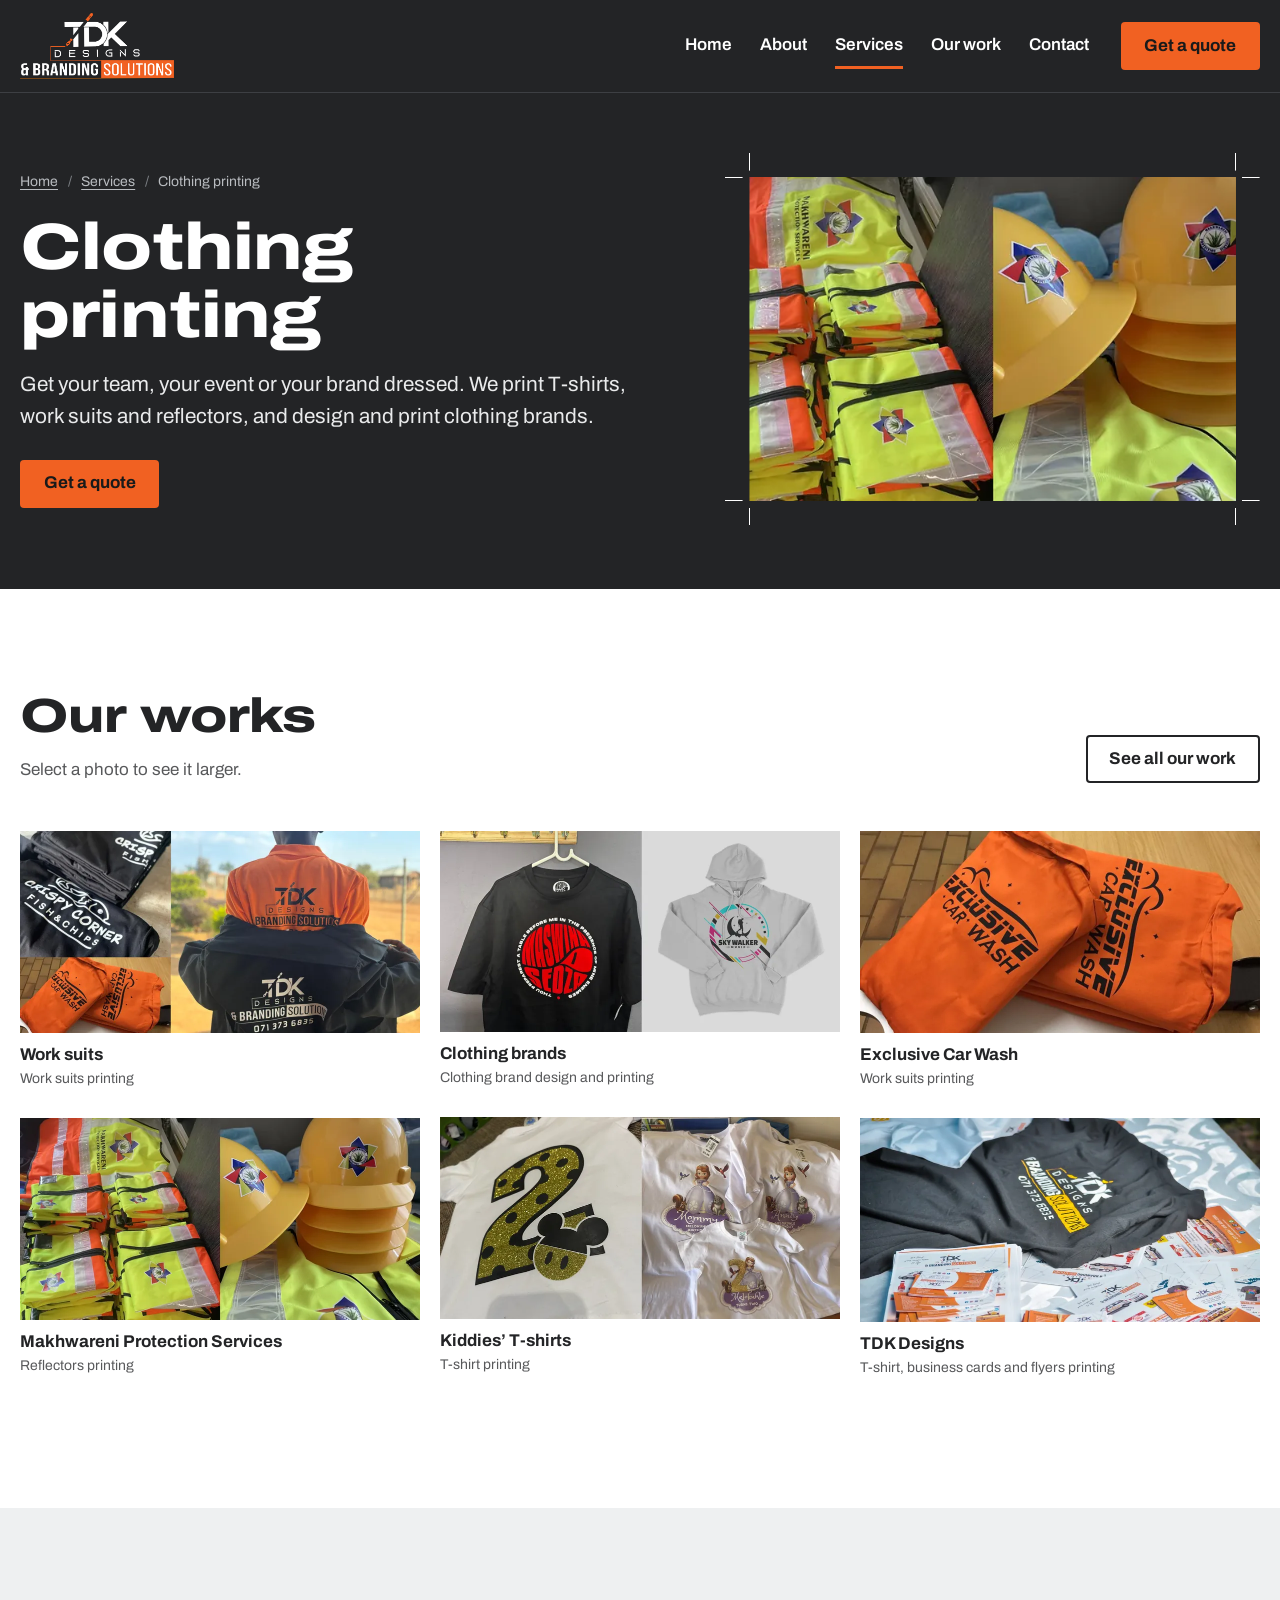
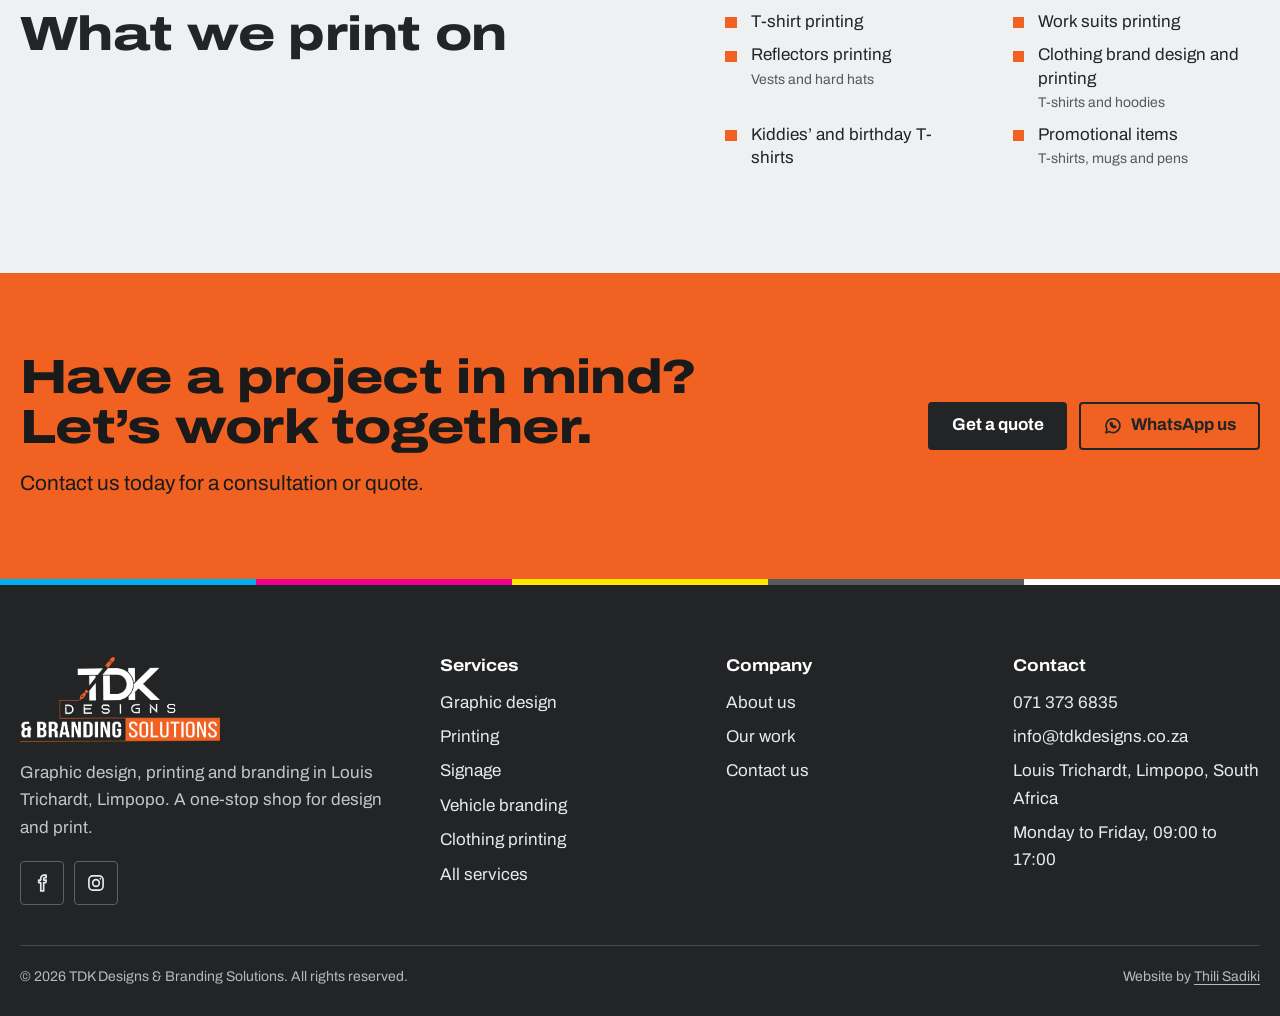
<file: cloth-print.html>
<!doctype html>
<html lang="en-ZA">
<head>
<meta charset="utf-8">

<meta name="viewport" content="width=device-width, initial-scale=1">
<title>T-shirt, work suit and reflector printing in Louis Trichardt | TDK Designs</title>
<meta name="description" content="T-shirt printing, work suits, reflectors and clothing brand design and printing by TDK Designs in Louis Trichardt, Limpopo.">
<meta property="og:type" content="website">
<meta property="og:site_name" content="TDK Designs &amp; Branding Solutions">
<meta property="og:title" content="T-shirt, work suit and reflector printing in Louis Trichardt | TDK Designs">
<meta property="og:description" content="T-shirt printing, work suits, reflectors and clothing brand design and printing by TDK Designs in Louis Trichardt, Limpopo.">
<meta name="theme-color" content="#f16122">
<link rel="icon" href="assets/img/brand/favicon.svg" type="image/svg+xml">
<link rel="preload" href="assets/fonts/archivo-variable.woff2" as="font" type="font/woff2" crossorigin>
<link rel="stylesheet" href="assets/css/site.css">
<script>if("IntersectionObserver" in window)document.documentElement.classList.add("js")</script>
</head>
<body>
<a class="skip" href="#main">Skip to content</a>
<header class="site-header on-dark">
  <div class="wrap site-header__in">
    <a class="brand" href="index.html" aria-label="TDK Designs and Branding Solutions home">
      <img src="assets/img/brand/tdk-designs-logo-white.png" width="1209" height="514" alt="TDK Designs &amp; Branding Solutions">
    </a>
    <button class="nav-toggle" type="button" aria-expanded="false" aria-controls="site-nav">
      <span class="nav-toggle__bars" aria-hidden="true"></span>Menu
    </button>
    <nav id="site-nav" class="site-nav" aria-label="Main">
      <ul><li><a href="index.html">Home</a></li><li><a href="about.html">About</a></li><li><a href="services.html" aria-current="page">Services</a></li><li><a href="work.html">Our work</a></li><li><a href="contact.html">Contact</a></li></ul>
      <a class="btn btn--primary" href="contact.html#quote">Get a quote</a>
    </nav>
  </div>
  <span class="progress" aria-hidden="true"></span>
</header>
<main id="main">
<section class="pagehead on-dark pagehead--media">
  <div class="wrap pagehead__in">
    <div>
      <nav aria-label="Breadcrumb"><ol class="crumbs"><li><a href="index.html">Home</a></li><li><a href="services.html">Services</a></li><li aria-current="page">Clothing printing</li></ol></nav>
      <h1>Clothing printing</h1>
      <p class="lead">Get your team, your event or your brand dressed. We print T-shirts, work suits and reflectors, and design and print clothing brands.</p>
      <div class="btn-row"><a class="btn btn--primary" href="contact.html#quote">Get a quote</a></div>
    </div>
    <div class="pagehead__img cropmarks"><img src="assets/img/work/reflector-vests-800.webp" srcset="assets/img/work/reflector-vests-800.webp 800w, assets/img/work/reflector-vests-1600.webp 1600w" sizes="(min-width: 56em) 40vw, 100vw" width="800" height="404" alt="Stacks of printed reflective vests beside yellow hard hats carrying the Makhwareni Protection Services logo" fetchpriority="high"></div>
  </div>
</section>

<section class="section" aria-labelledby="gallery-title">
  <div class="wrap">
    <div class="section__head">
      <div>
        <h2 id="gallery-title">Our works</h2>
        <p class="muted">Select a photo to see it larger.</p>
      </div>
      <a class="btn btn--outline" href="work.html">See all our work</a>
    </div>
    <div class="gallery">
      <figure class="gallery__item" data-cat="clothing"><a href="assets/img/work/work-suits-1600.webp" data-lightbox data-title="Work suits" data-kind="Work suits printing"><img src="assets/img/work/work-suits-800.webp" srcset="assets/img/work/work-suits-800.webp 800w, assets/img/work/work-suits-1600.webp 1600w" sizes="(min-width: 60em) 33vw, (min-width: 40em) 50vw, 100vw" width="800" height="404" alt="Printed work suits, including an orange and black TDK Designs jacket seen from the back" loading="lazy" decoding="async"></a><figcaption class="caption"><strong>Work suits</strong><span>Work suits printing</span></figcaption></figure><figure class="gallery__item" data-cat="clothing"><a href="assets/img/work/reflector-vests-1600.webp" data-lightbox data-title="Makhwareni Protection Services" data-kind="Reflectors printing"><img src="assets/img/work/reflector-vests-800.webp" srcset="assets/img/work/reflector-vests-800.webp 800w, assets/img/work/reflector-vests-1600.webp 1600w" sizes="(min-width: 60em) 33vw, (min-width: 40em) 50vw, 100vw" width="800" height="404" alt="Stacks of printed reflective vests beside yellow hard hats carrying the Makhwareni Protection Services logo" loading="lazy" decoding="async"></a><figcaption class="caption"><strong>Makhwareni Protection Services</strong><span>Reflectors printing</span></figcaption></figure><figure class="gallery__item" data-cat="clothing"><a href="assets/img/work/clothing-brand-1600.webp" data-lightbox data-title="Clothing brands" data-kind="Clothing brand design and printing"><img src="assets/img/work/clothing-brand-800.webp" srcset="assets/img/work/clothing-brand-800.webp 800w, assets/img/work/clothing-brand-1600.webp 1600w" sizes="(min-width: 60em) 33vw, (min-width: 40em) 50vw, 100vw" width="800" height="402" alt="Black T-shirt with a red circular print beside a grey hoodie with a round logo" loading="lazy" decoding="async"></a><figcaption class="caption"><strong>Clothing brands</strong><span>Clothing brand design and printing</span></figcaption></figure><figure class="gallery__item" data-cat="clothing"><a href="assets/img/work/kiddies-tshirts-1600.webp" data-lightbox data-title="Kiddies’ T-shirts" data-kind="T-shirt printing"><img src="assets/img/work/kiddies-tshirts-800.webp" srcset="assets/img/work/kiddies-tshirts-800.webp 800w, assets/img/work/kiddies-tshirts-1600.webp 1600w" sizes="(min-width: 60em) 33vw, (min-width: 40em) 50vw, 100vw" width="800" height="403" alt="White children’s birthday T-shirts printed with a gold glitter number two and cartoon characters" loading="lazy" decoding="async"></a><figcaption class="caption"><strong>Kiddies’ T-shirts</strong><span>T-shirt printing</span></figcaption></figure><figure class="gallery__item" data-cat="clothing"><a href="assets/img/work/car-wash-workwear-1600.webp" data-lightbox data-title="Exclusive Car Wash" data-kind="Work suits printing"><img src="assets/img/work/car-wash-workwear-800.webp" srcset="assets/img/work/car-wash-workwear-800.webp 800w, assets/img/work/car-wash-workwear-1600.webp 1600w" sizes="(min-width: 60em) 33vw, (min-width: 40em) 50vw, 100vw" width="800" height="404" alt="Folded orange workwear printed with the Exclusive Car Wash logo in black" loading="lazy" decoding="async"></a><figcaption class="caption"><strong>Exclusive Car Wash</strong><span>Work suits printing</span></figcaption></figure><figure class="gallery__item" data-cat="clothing"><a href="assets/img/work/tdk-tshirt-1600.webp" data-lightbox data-title="TDK Designs" data-kind="T-shirt, business cards and flyers printing"><img src="assets/img/work/tdk-tshirt-800.webp" srcset="assets/img/work/tdk-tshirt-800.webp 800w, assets/img/work/tdk-tshirt-1600.webp 1600w" sizes="(min-width: 60em) 33vw, (min-width: 40em) 50vw, 100vw" width="800" height="407" alt="Black T-shirt printed with the TDK Designs logo, lying on printed flyers and business cards" loading="lazy" decoding="async"></a><figcaption class="caption"><strong>TDK Designs</strong><span>T-shirt, business cards and flyers printing</span></figcaption></figure>
    </div>
  </div>
</section>

<section class="section section--mat" aria-labelledby="scope-title">
  <div class="wrap">
    <div class="split split--top">
      <h2 id="scope-title">What we print on</h2>
      <ul class="ticks ticks--cols"><li>T-shirt printing</li><li>Work suits printing</li><li>Reflectors printing<small>Vests and hard hats</small></li><li>Clothing brand design and printing<small>T-shirts and hoodies</small></li><li>Kiddies’ and birthday T-shirts</li><li>Promotional items<small>T-shirts, mugs and pens</small></li></ul>
    </div>
  </div>
</section>

</main>
<section class="cta on-orange" aria-labelledby="cta-title">
  <div class="wrap cta__in">
    <div>
      <h2 id="cta-title">Have a project in mind? Let’s work together.</h2>
      <p>Contact us today for a consultation or quote.</p>
    </div>
    <div class="btn-row">
      <a class="btn btn--dark" href="contact.html#quote">Get a quote</a>
      <a class="btn btn--outline-dark" href="https://wa.me/27713736835?text=Hi%20TDK%20Designs%2C%20I%20would%20like%20a%20quote." target="_blank" rel="noopener"><svg viewBox="0 0 24 24" fill="none" stroke="currentColor" stroke-width="2" stroke-linecap="round" stroke-linejoin="round" aria-hidden="true"><path d="M3.5 20.5l1.3-4.6A8.5 8.5 0 1 1 8 19.2z"/><path d="M9 8.5c0 3 2.5 5.5 5.5 6l1.2-1.4-2-1-.8.8c-.9-.4-1.7-1.2-2.1-2.1l.8-.8-1-2z"/></svg>WhatsApp us</a>
    </div>
  </div>
</section>
<footer class="site-footer on-dark">
  <span class="colourbar" aria-hidden="true"><i></i><i></i><i></i><i></i><i></i></span>
  <div class="wrap site-footer__in">
    <div class="site-footer__brand">
      <img src="assets/img/brand/tdk-designs-logo-white.png" width="1209" height="514" alt="TDK Designs &amp; Branding Solutions" loading="lazy">
      <p>Graphic design, printing and branding in Louis Trichardt, Limpopo. A one-stop shop for design and print.</p>
      <div class="social">
        <a href="https://web.facebook.com/thinah.mudimeli" target="_blank" rel="noopener" aria-label="TDK Designs on Facebook"><svg viewBox="0 0 24 24" fill="none" stroke="currentColor" stroke-width="2" stroke-linecap="round" stroke-linejoin="round" aria-hidden="true"><path d="M14 8.5V7a1.5 1.5 0 0 1 1.5-1.5H17V2.5h-2.5a4 4 0 0 0-4 4v2H8v3h2.5v10H14v-10h2.5l.5-3z"/></svg></a>
        <a href="https://www.instagram.com/tdkdesigns92" target="_blank" rel="noopener" aria-label="TDK Designs on Instagram"><svg viewBox="0 0 24 24" fill="none" stroke="currentColor" stroke-width="2" stroke-linecap="round" stroke-linejoin="round" aria-hidden="true"><rect x="3.5" y="3.5" width="17" height="17" rx="4.5"/><circle cx="12" cy="12" r="4"/><path d="M17.2 6.8h.01"/></svg></a>
      </div>
    </div>
    <nav aria-label="Services">
      <h2>Services</h2>
      <ul><li><a href="posters.html">Graphic design</a></li><li><a href="printing.html">Printing</a></li><li><a href="signboards-branding.html">Signage</a></li><li><a href="vehicle-branding.html">Vehicle branding</a></li><li><a href="cloth-print.html">Clothing printing</a></li><li><a href="services.html">All services</a></li></ul>
    </nav>
    <nav aria-label="Company">
      <h2>Company</h2>
      <ul>
        <li><a href="about.html">About us</a></li>
        <li><a href="work.html">Our work</a></li>
        <li><a href="contact.html">Contact us</a></li>
      </ul>
    </nav>
    <div>
      <h2>Contact</h2>
      <ul>
        <li><a href="tel:+27713736835">071 373 6835</a></li>
        <li><a href="mailto:info@tdkdesigns.co.za">info@tdkdesigns.co.za</a></li>
        <li>Louis Trichardt, Limpopo, South Africa</li>
        <li>Monday to Friday, 09:00 to 17:00</li>
      </ul>
    </div>
  </div>
  <div class="wrap site-footer__base">
    <p>© <span data-year>2026</span> TDK Designs &amp; Branding Solutions. All rights reserved.</p>
    <p>Website by <a href="https://thilisadiki.dev" target="_blank" rel="noopener">Thili Sadiki</a></p>
  </div>
</footer>
<script src="assets/js/site.js" defer></script>
</body>
</html>
</file>
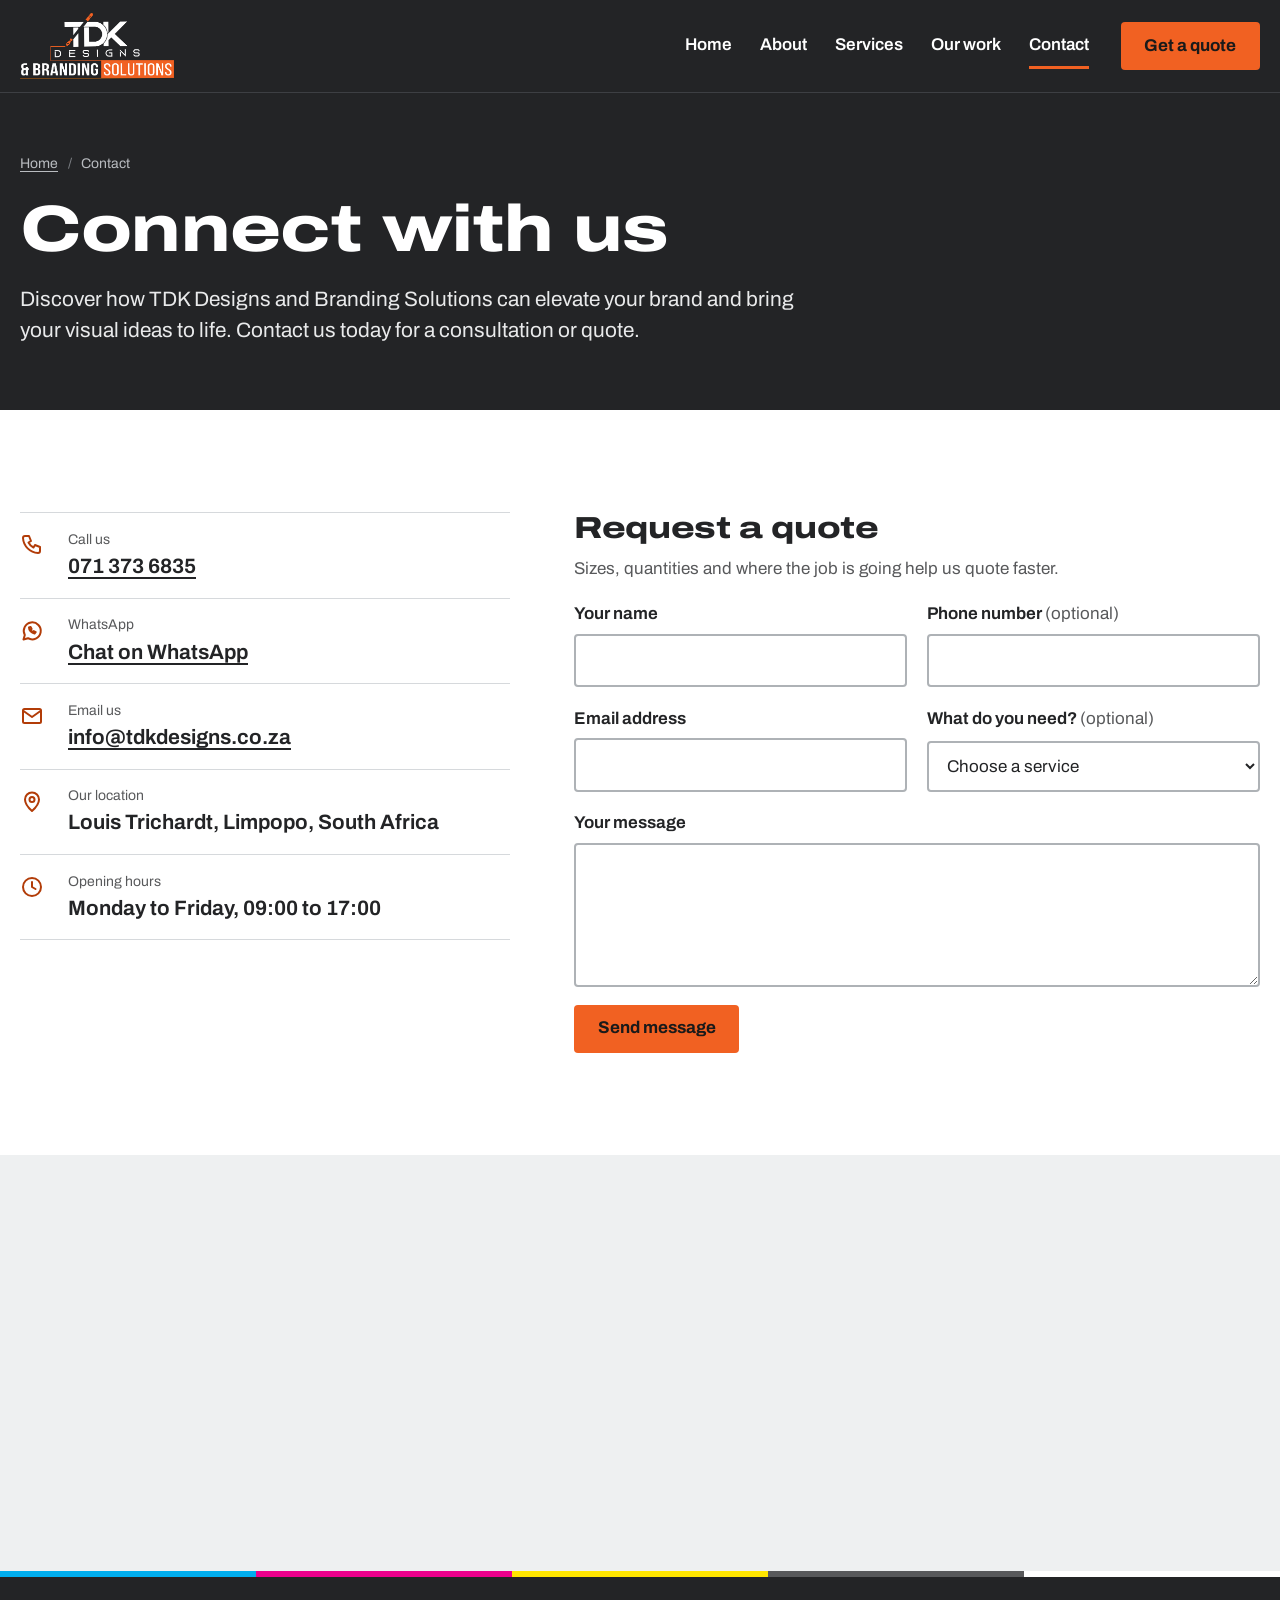
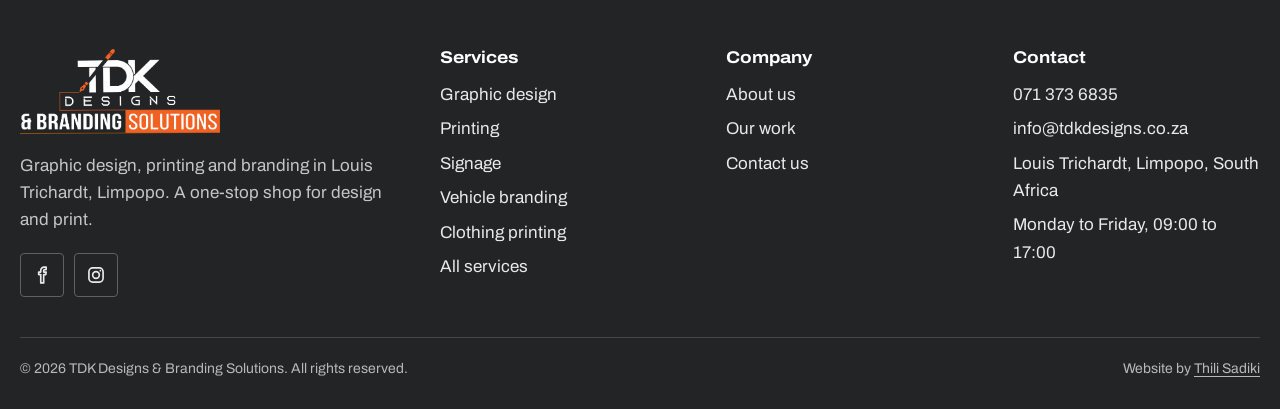
<file: contact.html>
<!doctype html>
<html lang="en-ZA">
<head>
<meta charset="utf-8">

<meta name="viewport" content="width=device-width, initial-scale=1">
<title>Contact us | TDK Designs and Branding Solutions</title>
<meta name="description" content="Contact TDK Designs in Louis Trichardt, Limpopo for a consultation or quote. Call or WhatsApp 071 373 6835 or email info@tdkdesigns.co.za.">
<meta property="og:type" content="website">
<meta property="og:site_name" content="TDK Designs &amp; Branding Solutions">
<meta property="og:title" content="Contact us | TDK Designs and Branding Solutions">
<meta property="og:description" content="Contact TDK Designs in Louis Trichardt, Limpopo for a consultation or quote. Call or WhatsApp 071 373 6835 or email info@tdkdesigns.co.za.">
<meta name="theme-color" content="#f16122">
<link rel="icon" href="assets/img/brand/favicon.svg" type="image/svg+xml">
<link rel="preload" href="assets/fonts/archivo-variable.woff2" as="font" type="font/woff2" crossorigin>
<link rel="stylesheet" href="assets/css/site.css">
<script>if("IntersectionObserver" in window)document.documentElement.classList.add("js")</script>
</head>
<body>
<a class="skip" href="#main">Skip to content</a>
<header class="site-header on-dark">
  <div class="wrap site-header__in">
    <a class="brand" href="index.html" aria-label="TDK Designs and Branding Solutions home">
      <img src="assets/img/brand/tdk-designs-logo-white.png" width="1209" height="514" alt="TDK Designs &amp; Branding Solutions">
    </a>
    <button class="nav-toggle" type="button" aria-expanded="false" aria-controls="site-nav">
      <span class="nav-toggle__bars" aria-hidden="true"></span>Menu
    </button>
    <nav id="site-nav" class="site-nav" aria-label="Main">
      <ul><li><a href="index.html">Home</a></li><li><a href="about.html">About</a></li><li><a href="services.html">Services</a></li><li><a href="work.html">Our work</a></li><li><a href="contact.html" aria-current="page">Contact</a></li></ul>
      <a class="btn btn--primary" href="contact.html#quote">Get a quote</a>
    </nav>
  </div>
  <span class="progress" aria-hidden="true"></span>
</header>
<main id="main">
<section class="pagehead on-dark">
  <div class="wrap pagehead__in">
    <div>
      <nav aria-label="Breadcrumb"><ol class="crumbs"><li><a href="index.html">Home</a></li><li aria-current="page">Contact</li></ol></nav>
      <h1>Connect with us</h1>
      <p class="lead">Discover how TDK Designs and Branding Solutions can elevate your brand and bring your visual ideas to life. Contact us today for a consultation or quote.</p>
      
    </div>
    
  </div>
</section>

<section class="section" aria-label="Contact details and quote form">
  <div class="wrap contact">
    <dl class="details">
      <div><svg viewBox="0 0 24 24" fill="none" stroke="currentColor" stroke-width="2" stroke-linecap="round" stroke-linejoin="round" aria-hidden="true"><path d="M5 3h4l2 5-2.5 1.5a11 11 0 0 0 5 5L15 12l5 2v4a2 2 0 0 1-2 2A16 16 0 0 1 3 5a2 2 0 0 1 2-2z"/></svg><dt>Call us</dt><dd><a href="tel:+27713736835">071 373 6835</a></dd></div>
      <div><svg viewBox="0 0 24 24" fill="none" stroke="currentColor" stroke-width="2" stroke-linecap="round" stroke-linejoin="round" aria-hidden="true"><path d="M3.5 20.5l1.3-4.6A8.5 8.5 0 1 1 8 19.2z"/><path d="M9 8.5c0 3 2.5 5.5 5.5 6l1.2-1.4-2-1-.8.8c-.9-.4-1.7-1.2-2.1-2.1l.8-.8-1-2z"/></svg><dt>WhatsApp</dt><dd><a href="https://wa.me/27713736835?text=Hi%20TDK%20Designs%2C%20I%20would%20like%20a%20quote." target="_blank" rel="noopener">Chat on WhatsApp</a></dd></div>
      <div><svg viewBox="0 0 24 24" fill="none" stroke="currentColor" stroke-width="2" stroke-linecap="round" stroke-linejoin="round" aria-hidden="true"><rect x="3" y="5" width="18" height="14" rx="1.5"/><path d="M3.5 7l8.5 6 8.5-6"/></svg><dt>Email us</dt><dd><a href="mailto:info@tdkdesigns.co.za">info@tdkdesigns.co.za</a></dd></div>
      <div><svg viewBox="0 0 24 24" fill="none" stroke="currentColor" stroke-width="2" stroke-linecap="round" stroke-linejoin="round" aria-hidden="true"><path d="M12 21s7-6.2 7-11.5A7 7 0 0 0 5 9.5C5 14.8 12 21 12 21z"/><circle cx="12" cy="9.5" r="2.5"/></svg><dt>Our location</dt><dd>Louis Trichardt, Limpopo, South Africa</dd></div>
      <div><svg viewBox="0 0 24 24" fill="none" stroke="currentColor" stroke-width="2" stroke-linecap="round" stroke-linejoin="round" aria-hidden="true"><circle cx="12" cy="12" r="9"/><path d="M12 7v5l3.5 2"/></svg><dt>Opening hours</dt><dd>Monday to Friday, 09:00 to 17:00</dd></div>
    </dl>

    <form class="form" id="quote-form" action="contact.php" method="post">
      <h2 id="quote">Request a quote</h2>
      <p class="form__intro">Sizes, quantities and where the job is going help us quote faster.</p>
      <div class="field">
        <label for="name">Your name</label>
        <input id="name" name="name" type="text" autocomplete="name" required maxlength="100">
      </div>
      <div class="field">
        <label for="phone">Phone number <span>(optional)</span></label>
        <input id="phone" name="phone" type="tel" autocomplete="tel" maxlength="30">
      </div>
      <div class="field">
        <label for="email">Email address</label>
        <input id="email" name="email" type="email" autocomplete="email" required maxlength="150">
      </div>
      <div class="field">
        <label for="service">What do you need? <span>(optional)</span></label>
        <select id="service" name="service"><option value="">Choose a service</option><option>Graphic design or logo design</option><option>Printing</option><option>Signage</option><option>Vehicle branding</option><option>Clothing printing</option><option>Something else</option></select>
      </div>
      <div class="field field--full">
        <label for="message">Your message</label>
        <textarea id="message" name="message" required maxlength="4000"></textarea>
      </div>
      <div class="field field--trap" aria-hidden="true">
        <label for="website">Leave this field empty</label>
        <input id="website" name="website" type="text" tabindex="-1" autocomplete="off">
      </div>
      <div class="form__foot">
        <button class="btn btn--primary" type="submit">Send message</button>
        <p class="form__status" role="status" aria-live="polite"></p>
      </div>
    </form>
  </div>
</section>

<iframe class="map" src="https://www.google.com/maps/embed?pb=!1m18!1m12!1m3!1d234843.89325913665!2d29.807785950000003!3d-23.117739499999992!2m3!1f0!2f0!3f0!3m2!1i1024!2i768!4f13.1!3m3!1m2!1s0x1ec66a27298fc029%3A0xd538f92bddf1bf1b!2sLouis%20Trichardt!5e0!3m2!1sen!2sza!4v1730120454519!5m2!1sen!2sza" title="Map of Louis Trichardt, Limpopo" loading="lazy" referrerpolicy="no-referrer-when-downgrade" allowfullscreen></iframe>

</main>
<footer class="site-footer on-dark">
  <span class="colourbar" aria-hidden="true"><i></i><i></i><i></i><i></i><i></i></span>
  <div class="wrap site-footer__in">
    <div class="site-footer__brand">
      <img src="assets/img/brand/tdk-designs-logo-white.png" width="1209" height="514" alt="TDK Designs &amp; Branding Solutions" loading="lazy">
      <p>Graphic design, printing and branding in Louis Trichardt, Limpopo. A one-stop shop for design and print.</p>
      <div class="social">
        <a href="https://web.facebook.com/thinah.mudimeli" target="_blank" rel="noopener" aria-label="TDK Designs on Facebook"><svg viewBox="0 0 24 24" fill="none" stroke="currentColor" stroke-width="2" stroke-linecap="round" stroke-linejoin="round" aria-hidden="true"><path d="M14 8.5V7a1.5 1.5 0 0 1 1.5-1.5H17V2.5h-2.5a4 4 0 0 0-4 4v2H8v3h2.5v10H14v-10h2.5l.5-3z"/></svg></a>
        <a href="https://www.instagram.com/tdkdesigns92" target="_blank" rel="noopener" aria-label="TDK Designs on Instagram"><svg viewBox="0 0 24 24" fill="none" stroke="currentColor" stroke-width="2" stroke-linecap="round" stroke-linejoin="round" aria-hidden="true"><rect x="3.5" y="3.5" width="17" height="17" rx="4.5"/><circle cx="12" cy="12" r="4"/><path d="M17.2 6.8h.01"/></svg></a>
      </div>
    </div>
    <nav aria-label="Services">
      <h2>Services</h2>
      <ul><li><a href="posters.html">Graphic design</a></li><li><a href="printing.html">Printing</a></li><li><a href="signboards-branding.html">Signage</a></li><li><a href="vehicle-branding.html">Vehicle branding</a></li><li><a href="cloth-print.html">Clothing printing</a></li><li><a href="services.html">All services</a></li></ul>
    </nav>
    <nav aria-label="Company">
      <h2>Company</h2>
      <ul>
        <li><a href="about.html">About us</a></li>
        <li><a href="work.html">Our work</a></li>
        <li><a href="contact.html">Contact us</a></li>
      </ul>
    </nav>
    <div>
      <h2>Contact</h2>
      <ul>
        <li><a href="tel:+27713736835">071 373 6835</a></li>
        <li><a href="mailto:info@tdkdesigns.co.za">info@tdkdesigns.co.za</a></li>
        <li>Louis Trichardt, Limpopo, South Africa</li>
        <li>Monday to Friday, 09:00 to 17:00</li>
      </ul>
    </div>
  </div>
  <div class="wrap site-footer__base">
    <p>© <span data-year>2026</span> TDK Designs &amp; Branding Solutions. All rights reserved.</p>
    <p>Website by <a href="https://thilisadiki.dev" target="_blank" rel="noopener">Thili Sadiki</a></p>
  </div>
</footer>
<script src="assets/js/site.js" defer></script>
<script type="application/ld+json">
{
 "@context": "https://schema.org",
 "@type": "LocalBusiness",
 "name": "TDK Designs and Branding Solutions",
 "description": "Graphic design and print shop: logo design, printing, signage, vehicle branding and clothing printing.",
 "telephone": "+27713736835",
 "email": "info@tdkdesigns.co.za",
 "address": {
  "@type": "PostalAddress",
  "addressLocality": "Louis Trichardt",
  "addressRegion": "Limpopo",
  "addressCountry": "ZA"
 },
 "openingHours": "Mo-Fr 09:00-17:00",
 "founder": "Thinavhuyo Desmond Mudimeli",
 "sameAs": [
  "https://web.facebook.com/thinah.mudimeli",
  "https://www.instagram.com/tdkdesigns92"
 ]
}
</script>
</body>
</html>
</file>
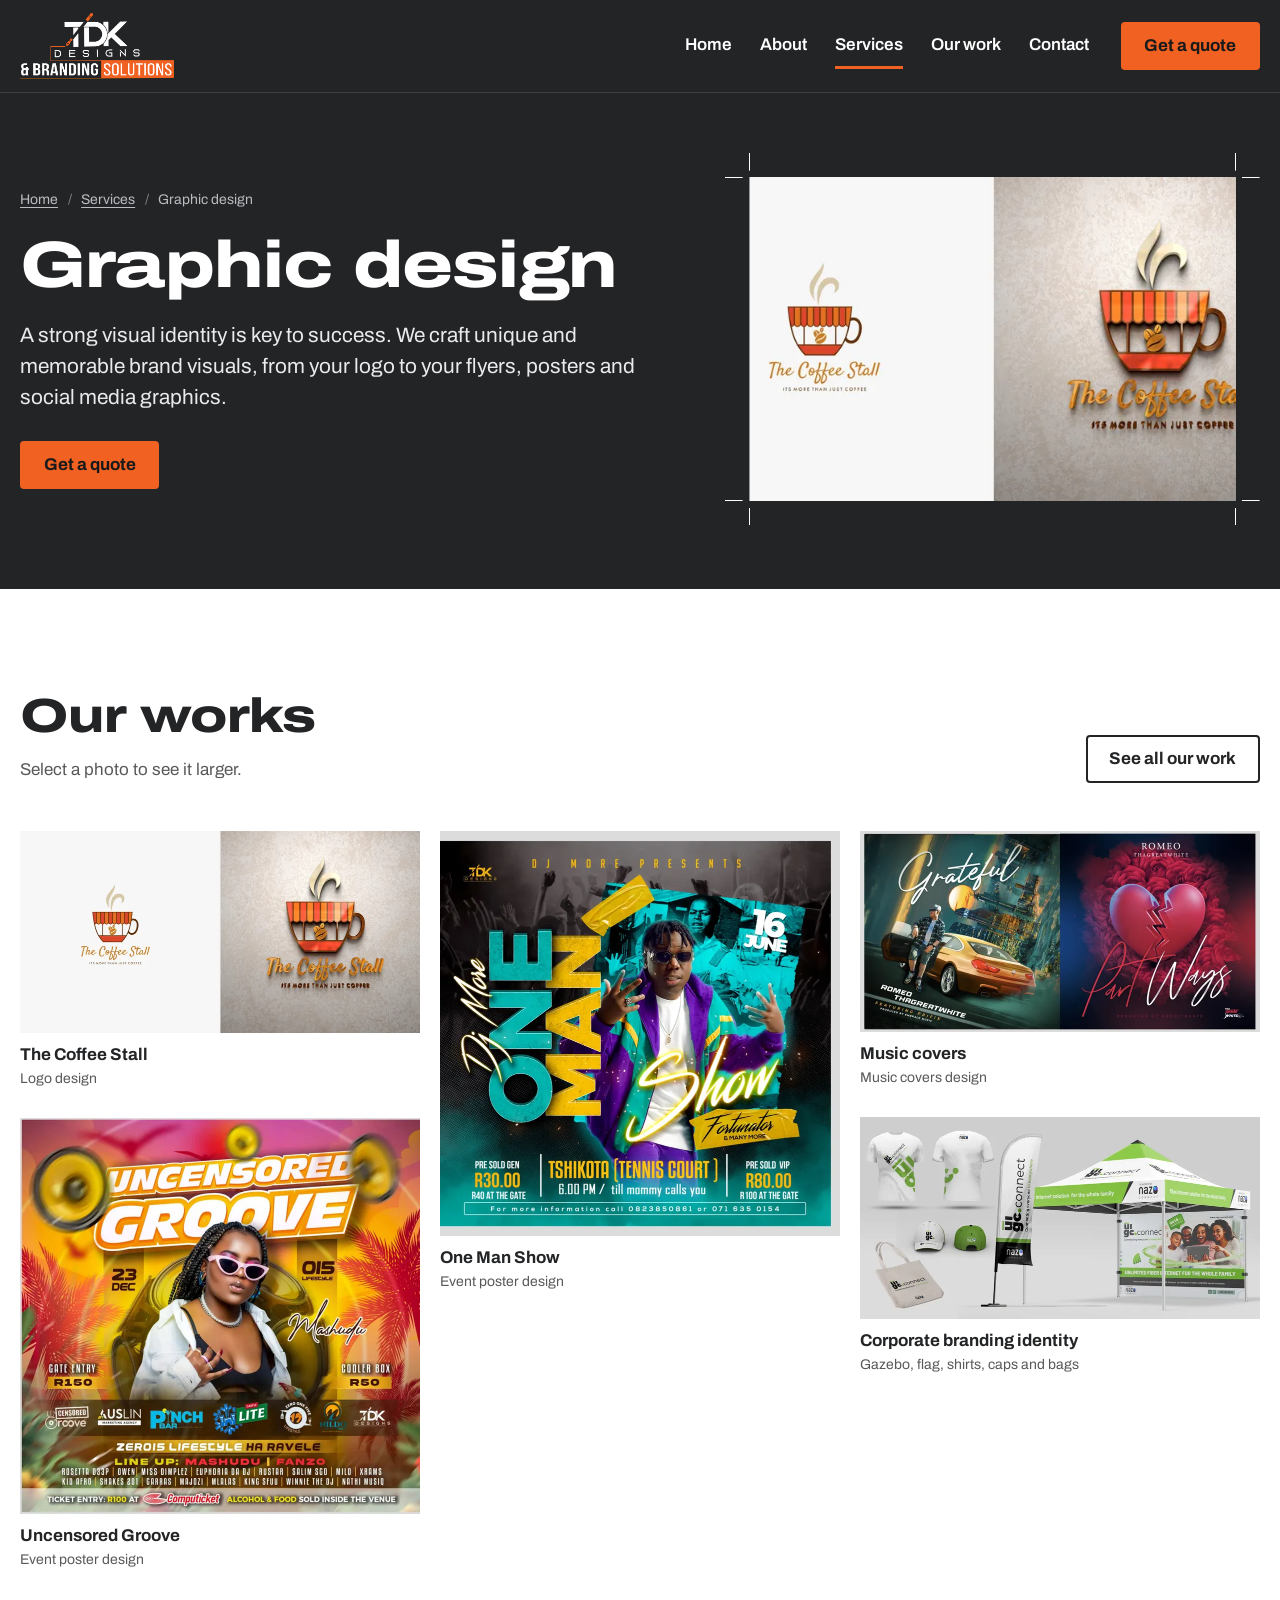
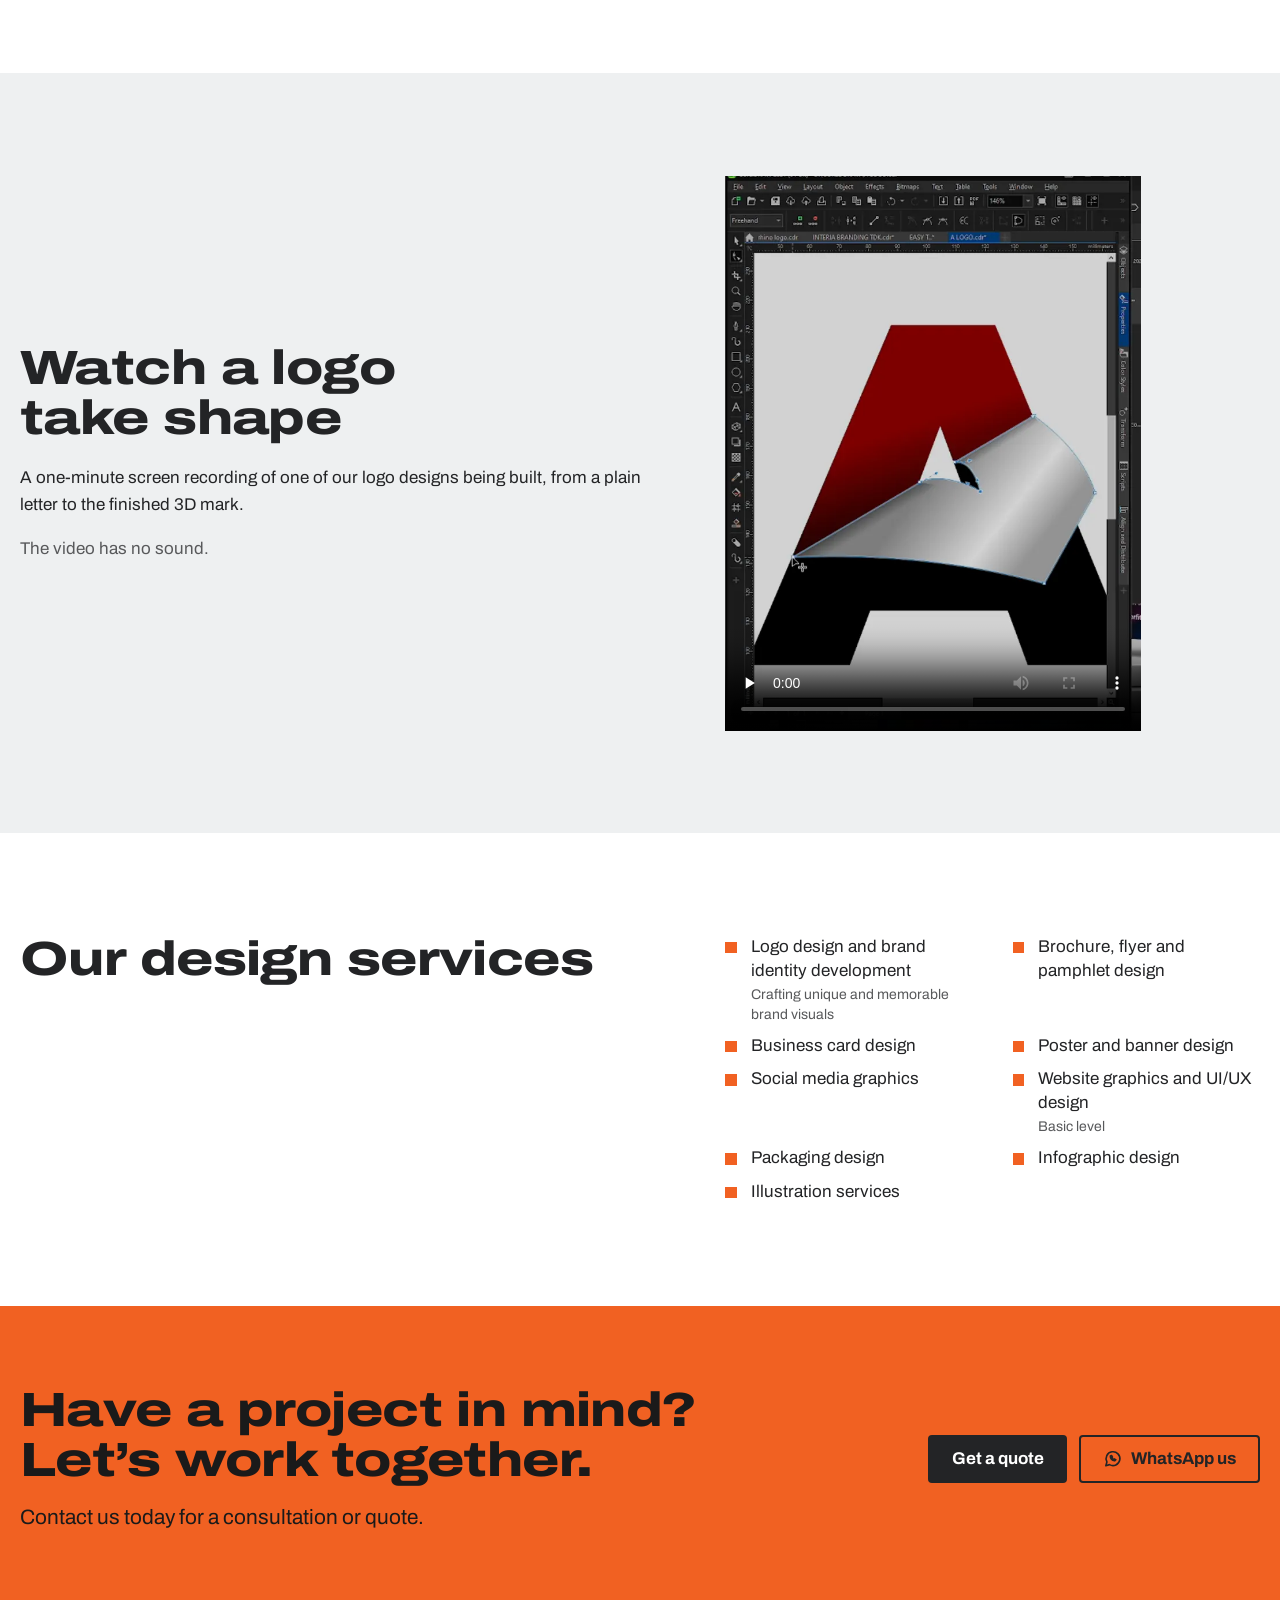
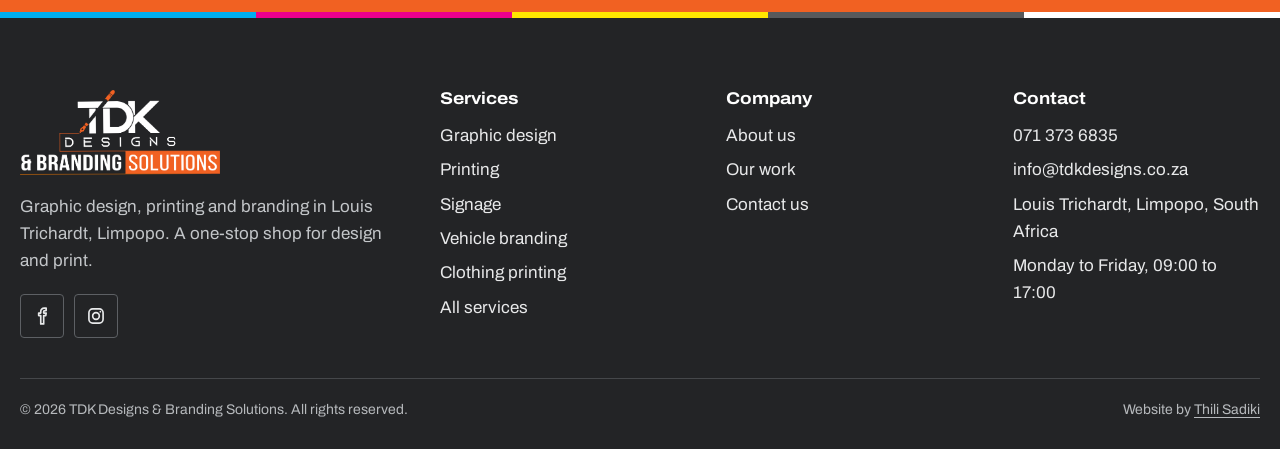
<file: posters.html>
<!doctype html>
<html lang="en-ZA">
<head>
<meta charset="utf-8">

<meta name="viewport" content="width=device-width, initial-scale=1">
<title>Graphic design and logo design in Louis Trichardt | TDK Designs</title>
<meta name="description" content="Logo design, brand identity, flyers, event posters, music covers and social media graphics by TDK Designs in Louis Trichardt, Limpopo.">
<meta property="og:type" content="website">
<meta property="og:site_name" content="TDK Designs &amp; Branding Solutions">
<meta property="og:title" content="Graphic design and logo design in Louis Trichardt | TDK Designs">
<meta property="og:description" content="Logo design, brand identity, flyers, event posters, music covers and social media graphics by TDK Designs in Louis Trichardt, Limpopo.">
<meta name="theme-color" content="#f16122">
<link rel="icon" href="assets/img/brand/favicon.svg" type="image/svg+xml">
<link rel="preload" href="assets/fonts/archivo-variable.woff2" as="font" type="font/woff2" crossorigin>
<link rel="stylesheet" href="assets/css/site.css">
<script>if("IntersectionObserver" in window)document.documentElement.classList.add("js")</script>
</head>
<body>
<a class="skip" href="#main">Skip to content</a>
<header class="site-header on-dark">
  <div class="wrap site-header__in">
    <a class="brand" href="index.html" aria-label="TDK Designs and Branding Solutions home">
      <img src="assets/img/brand/tdk-designs-logo-white.png" width="1209" height="514" alt="TDK Designs &amp; Branding Solutions">
    </a>
    <button class="nav-toggle" type="button" aria-expanded="false" aria-controls="site-nav">
      <span class="nav-toggle__bars" aria-hidden="true"></span>Menu
    </button>
    <nav id="site-nav" class="site-nav" aria-label="Main">
      <ul><li><a href="index.html">Home</a></li><li><a href="about.html">About</a></li><li><a href="services.html" aria-current="page">Services</a></li><li><a href="work.html">Our work</a></li><li><a href="contact.html">Contact</a></li></ul>
      <a class="btn btn--primary" href="contact.html#quote">Get a quote</a>
    </nav>
  </div>
  <span class="progress" aria-hidden="true"></span>
</header>
<main id="main">
<section class="pagehead on-dark pagehead--media">
  <div class="wrap pagehead__in">
    <div>
      <nav aria-label="Breadcrumb"><ol class="crumbs"><li><a href="index.html">Home</a></li><li><a href="services.html">Services</a></li><li aria-current="page">Graphic design</li></ol></nav>
      <h1>Graphic design</h1>
      <p class="lead">A strong visual identity is key to success. We craft unique and memorable brand visuals, from your logo to your flyers, posters and social media graphics.</p>
      <div class="btn-row"><a class="btn btn--primary" href="contact.html#quote">Get a quote</a></div>
    </div>
    <div class="pagehead__img cropmarks"><img src="assets/img/work/coffee-stall-logo-800.webp" srcset="assets/img/work/coffee-stall-logo-800.webp 800w, assets/img/work/coffee-stall-logo-1600.webp 1600w" sizes="(min-width: 56em) 40vw, 100vw" width="800" height="403" alt="The Coffee Stall logo shown flat and as a 3D sign on a wall" fetchpriority="high"></div>
  </div>
</section>

<section class="section" aria-labelledby="gallery-title">
  <div class="wrap">
    <div class="section__head">
      <div>
        <h2 id="gallery-title">Our works</h2>
        <p class="muted">Select a photo to see it larger.</p>
      </div>
      <a class="btn btn--outline" href="work.html">See all our work</a>
    </div>
    <div class="gallery">
      <figure class="gallery__item" data-cat="design"><a href="assets/img/work/coffee-stall-logo-1600.webp" data-lightbox data-title="The Coffee Stall" data-kind="Logo design"><img src="assets/img/work/coffee-stall-logo-800.webp" srcset="assets/img/work/coffee-stall-logo-800.webp 800w, assets/img/work/coffee-stall-logo-1600.webp 1600w" sizes="(min-width: 60em) 33vw, (min-width: 40em) 50vw, 100vw" width="800" height="403" alt="The Coffee Stall logo shown flat and as a 3D sign on a wall" loading="lazy" decoding="async"></a><figcaption class="caption"><strong>The Coffee Stall</strong><span>Logo design</span></figcaption></figure><figure class="gallery__item" data-cat="design"><a href="assets/img/work/uncensored-groove-poster-1600.webp" data-lightbox data-title="Uncensored Groove" data-kind="Event poster design"><img src="assets/img/work/uncensored-groove-poster-800.webp" srcset="assets/img/work/uncensored-groove-poster-800.webp 800w, assets/img/work/uncensored-groove-poster-1600.webp 1600w" sizes="(min-width: 60em) 33vw, (min-width: 40em) 50vw, 100vw" width="800" height="792" alt="Colourful event poster for Uncensored Groove with speakers, palm leaves and the line-up" loading="lazy" decoding="async"></a><figcaption class="caption"><strong>Uncensored Groove</strong><span>Event poster design</span></figcaption></figure><figure class="gallery__item" data-cat="design"><a href="assets/img/work/one-man-show-poster-1600.webp" data-lightbox data-title="One Man Show" data-kind="Event poster design"><img src="assets/img/work/one-man-show-poster-800.webp" srcset="assets/img/work/one-man-show-poster-800.webp 800w, assets/img/work/one-man-show-poster-1600.webp 1600w" sizes="(min-width: 60em) 33vw, (min-width: 40em) 50vw, 100vw" width="800" height="809" alt="Teal and purple poster for a One Man Show event with the date, venue and ticket prices" loading="lazy" decoding="async"></a><figcaption class="caption"><strong>One Man Show</strong><span>Event poster design</span></figcaption></figure><figure class="gallery__item" data-cat="design"><a href="assets/img/work/music-covers-1600.webp" data-lightbox data-title="Music covers" data-kind="Music covers design"><img src="assets/img/work/music-covers-800.webp" srcset="assets/img/work/music-covers-800.webp 800w, assets/img/work/music-covers-1600.webp 1600w" sizes="(min-width: 60em) 33vw, (min-width: 40em) 50vw, 100vw" width="800" height="402" alt="Two music cover designs side by side, titled Grateful and Part Ways" loading="lazy" decoding="async"></a><figcaption class="caption"><strong>Music covers</strong><span>Music covers design</span></figcaption></figure><figure class="gallery__item" data-cat="design"><a href="assets/img/work/corporate-branding-kit-1600.webp" data-lightbox data-title="Corporate branding identity" data-kind="Gazebo, flag, shirts, caps and bags"><img src="assets/img/work/corporate-branding-kit-800.webp" srcset="assets/img/work/corporate-branding-kit-800.webp 800w, assets/img/work/corporate-branding-kit-1600.webp 1600w" sizes="(min-width: 60em) 33vw, (min-width: 40em) 50vw, 100vw" width="800" height="403" alt="Branded gazebo, feather flag, T-shirts, caps and tote bag in green and white" loading="lazy" decoding="async"></a><figcaption class="caption"><strong>Corporate branding identity</strong><span>Gazebo, flag, shirts, caps and bags</span></figcaption></figure>
    </div>
  </div>
</section>

<section class="section section--mat" aria-labelledby="video-title">
  <div class="wrap">
    <div class="split">
      <div class="prose">
        <h2 id="video-title">Watch a logo take shape</h2>
        <p>A one-minute screen recording of one of our logo designs being built, from a plain letter to the finished 3D mark.</p>
        <p class="muted">The video has no sound.</p>
      </div>
      <div class="videoframe">
        <video controls playsinline preload="none" width="720" height="960" poster="assets/img/work/logo-design-timelapse-poster.webp">
          <source src="assets/video/logo-design-timelapse.mp4" type="video/mp4">
          <a href="assets/video/logo-design-timelapse.mp4">Download the video</a>
        </video>
      </div>
    </div>
  </div>
</section>

<section class="section" aria-labelledby="scope-title">
  <div class="wrap">
    <div class="split split--top">
      <h2 id="scope-title">Our design services</h2>
      <ul class="ticks ticks--cols"><li>Logo design and brand identity development<small>Crafting unique and memorable brand visuals</small></li><li>Brochure, flyer and pamphlet design</li><li>Business card design</li><li>Poster and banner design</li><li>Social media graphics</li><li>Website graphics and UI/UX design<small>Basic level</small></li><li>Packaging design</li><li>Infographic design</li><li>Illustration services</li></ul>
    </div>
  </div>
</section>

</main>
<section class="cta on-orange" aria-labelledby="cta-title">
  <div class="wrap cta__in">
    <div>
      <h2 id="cta-title">Have a project in mind? Let’s work together.</h2>
      <p>Contact us today for a consultation or quote.</p>
    </div>
    <div class="btn-row">
      <a class="btn btn--dark" href="contact.html#quote">Get a quote</a>
      <a class="btn btn--outline-dark" href="https://wa.me/27713736835?text=Hi%20TDK%20Designs%2C%20I%20would%20like%20a%20quote." target="_blank" rel="noopener"><svg viewBox="0 0 24 24" fill="none" stroke="currentColor" stroke-width="2" stroke-linecap="round" stroke-linejoin="round" aria-hidden="true"><path d="M3.5 20.5l1.3-4.6A8.5 8.5 0 1 1 8 19.2z"/><path d="M9 8.5c0 3 2.5 5.5 5.5 6l1.2-1.4-2-1-.8.8c-.9-.4-1.7-1.2-2.1-2.1l.8-.8-1-2z"/></svg>WhatsApp us</a>
    </div>
  </div>
</section>
<footer class="site-footer on-dark">
  <span class="colourbar" aria-hidden="true"><i></i><i></i><i></i><i></i><i></i></span>
  <div class="wrap site-footer__in">
    <div class="site-footer__brand">
      <img src="assets/img/brand/tdk-designs-logo-white.png" width="1209" height="514" alt="TDK Designs &amp; Branding Solutions" loading="lazy">
      <p>Graphic design, printing and branding in Louis Trichardt, Limpopo. A one-stop shop for design and print.</p>
      <div class="social">
        <a href="https://web.facebook.com/thinah.mudimeli" target="_blank" rel="noopener" aria-label="TDK Designs on Facebook"><svg viewBox="0 0 24 24" fill="none" stroke="currentColor" stroke-width="2" stroke-linecap="round" stroke-linejoin="round" aria-hidden="true"><path d="M14 8.5V7a1.5 1.5 0 0 1 1.5-1.5H17V2.5h-2.5a4 4 0 0 0-4 4v2H8v3h2.5v10H14v-10h2.5l.5-3z"/></svg></a>
        <a href="https://www.instagram.com/tdkdesigns92" target="_blank" rel="noopener" aria-label="TDK Designs on Instagram"><svg viewBox="0 0 24 24" fill="none" stroke="currentColor" stroke-width="2" stroke-linecap="round" stroke-linejoin="round" aria-hidden="true"><rect x="3.5" y="3.5" width="17" height="17" rx="4.5"/><circle cx="12" cy="12" r="4"/><path d="M17.2 6.8h.01"/></svg></a>
      </div>
    </div>
    <nav aria-label="Services">
      <h2>Services</h2>
      <ul><li><a href="posters.html">Graphic design</a></li><li><a href="printing.html">Printing</a></li><li><a href="signboards-branding.html">Signage</a></li><li><a href="vehicle-branding.html">Vehicle branding</a></li><li><a href="cloth-print.html">Clothing printing</a></li><li><a href="services.html">All services</a></li></ul>
    </nav>
    <nav aria-label="Company">
      <h2>Company</h2>
      <ul>
        <li><a href="about.html">About us</a></li>
        <li><a href="work.html">Our work</a></li>
        <li><a href="contact.html">Contact us</a></li>
      </ul>
    </nav>
    <div>
      <h2>Contact</h2>
      <ul>
        <li><a href="tel:+27713736835">071 373 6835</a></li>
        <li><a href="mailto:info@tdkdesigns.co.za">info@tdkdesigns.co.za</a></li>
        <li>Louis Trichardt, Limpopo, South Africa</li>
        <li>Monday to Friday, 09:00 to 17:00</li>
      </ul>
    </div>
  </div>
  <div class="wrap site-footer__base">
    <p>© <span data-year>2026</span> TDK Designs &amp; Branding Solutions. All rights reserved.</p>
    <p>Website by <a href="https://thilisadiki.dev" target="_blank" rel="noopener">Thili Sadiki</a></p>
  </div>
</footer>
<script src="assets/js/site.js" defer></script>
</body>
</html>
</file>
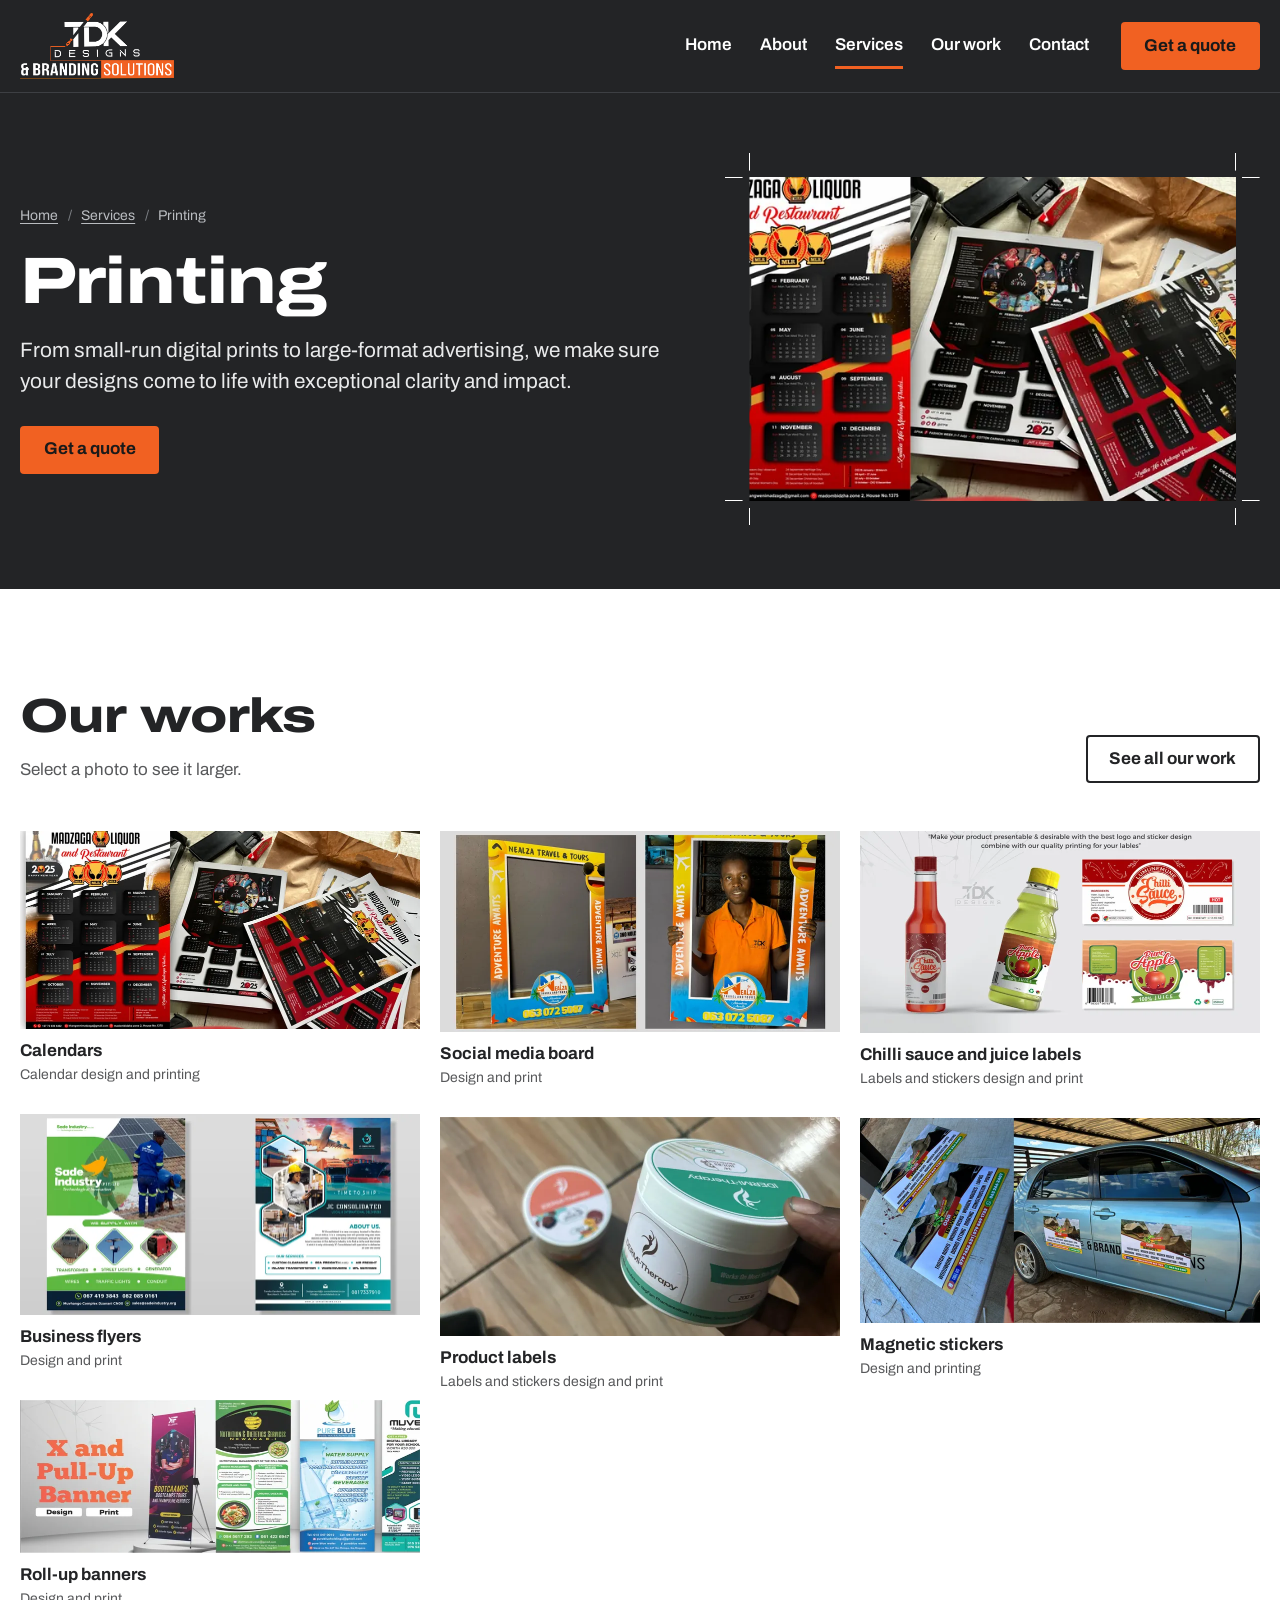
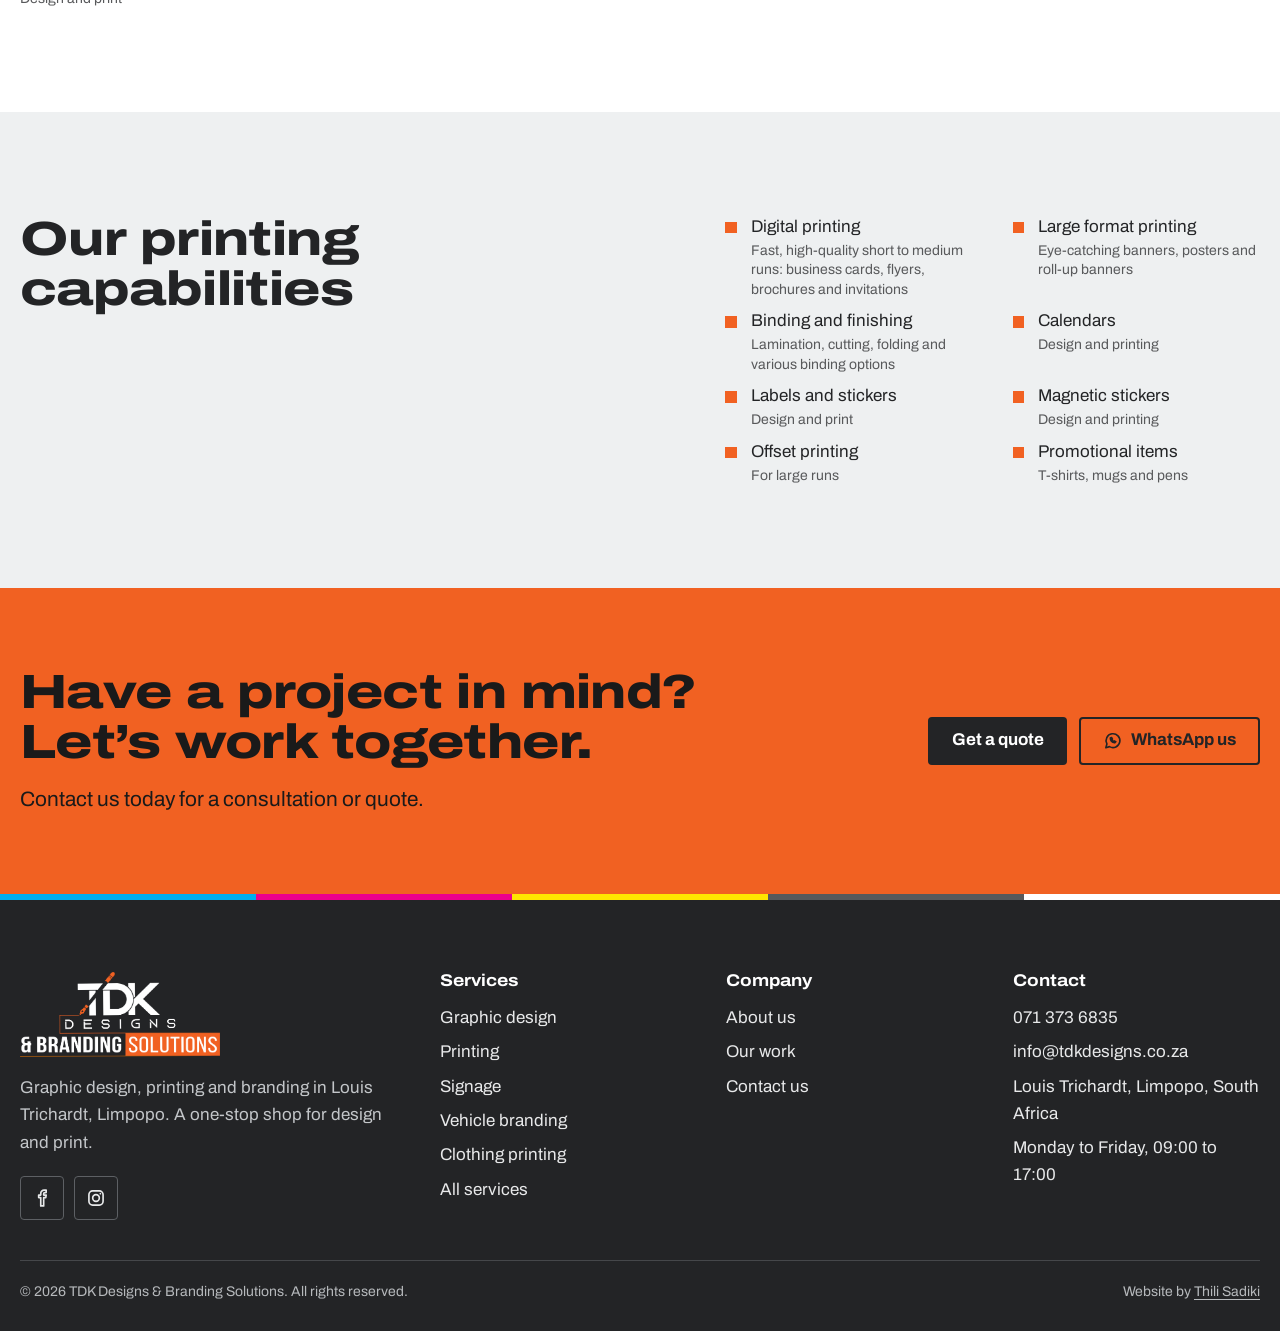
<file: printing.html>
<!doctype html>
<html lang="en-ZA">
<head>
<meta charset="utf-8">

<meta name="viewport" content="width=device-width, initial-scale=1">
<title>Printing in Louis Trichardt: business cards, flyers, banners | TDK Designs</title>
<meta name="description" content="Digital and large-format printing in Louis Trichardt, Limpopo: business cards, flyers, brochures, invitations, banners, posters, roll-up banners, calendars, labels and stickers.">
<meta property="og:type" content="website">
<meta property="og:site_name" content="TDK Designs &amp; Branding Solutions">
<meta property="og:title" content="Printing in Louis Trichardt: business cards, flyers, banners | TDK Designs">
<meta property="og:description" content="Digital and large-format printing in Louis Trichardt, Limpopo: business cards, flyers, brochures, invitations, banners, posters, roll-up banners, calendars, labels and stickers.">
<meta name="theme-color" content="#f16122">
<link rel="icon" href="assets/img/brand/favicon.svg" type="image/svg+xml">
<link rel="preload" href="assets/fonts/archivo-variable.woff2" as="font" type="font/woff2" crossorigin>
<link rel="stylesheet" href="assets/css/site.css">
<script>if("IntersectionObserver" in window)document.documentElement.classList.add("js")</script>
</head>
<body>
<a class="skip" href="#main">Skip to content</a>
<header class="site-header on-dark">
  <div class="wrap site-header__in">
    <a class="brand" href="index.html" aria-label="TDK Designs and Branding Solutions home">
      <img src="assets/img/brand/tdk-designs-logo-white.png" width="1209" height="514" alt="TDK Designs &amp; Branding Solutions">
    </a>
    <button class="nav-toggle" type="button" aria-expanded="false" aria-controls="site-nav">
      <span class="nav-toggle__bars" aria-hidden="true"></span>Menu
    </button>
    <nav id="site-nav" class="site-nav" aria-label="Main">
      <ul><li><a href="index.html">Home</a></li><li><a href="about.html">About</a></li><li><a href="services.html" aria-current="page">Services</a></li><li><a href="work.html">Our work</a></li><li><a href="contact.html">Contact</a></li></ul>
      <a class="btn btn--primary" href="contact.html#quote">Get a quote</a>
    </nav>
  </div>
  <span class="progress" aria-hidden="true"></span>
</header>
<main id="main">
<section class="pagehead on-dark pagehead--media">
  <div class="wrap pagehead__in">
    <div>
      <nav aria-label="Breadcrumb"><ol class="crumbs"><li><a href="index.html">Home</a></li><li><a href="services.html">Services</a></li><li aria-current="page">Printing</li></ol></nav>
      <h1>Printing</h1>
      <p class="lead">From small-run digital prints to large-format advertising, we make sure your designs come to life with exceptional clarity and impact.</p>
      <div class="btn-row"><a class="btn btn--primary" href="contact.html#quote">Get a quote</a></div>
    </div>
    <div class="pagehead__img cropmarks"><img src="assets/img/work/calendars-800.webp" srcset="assets/img/work/calendars-800.webp 800w, assets/img/work/calendars-1600.webp 1600w" sizes="(min-width: 56em) 40vw, 100vw" width="800" height="395" alt="Printed 2025 wall calendars in red and black laid out on a table" fetchpriority="high"></div>
  </div>
</section>

<section class="section" aria-labelledby="gallery-title">
  <div class="wrap">
    <div class="section__head">
      <div>
        <h2 id="gallery-title">Our works</h2>
        <p class="muted">Select a photo to see it larger.</p>
      </div>
      <a class="btn btn--outline" href="work.html">See all our work</a>
    </div>
    <div class="gallery">
      <figure class="gallery__item" data-cat="print"><a href="assets/img/work/calendars-1600.webp" data-lightbox data-title="Calendars" data-kind="Calendar design and printing"><img src="assets/img/work/calendars-800.webp" srcset="assets/img/work/calendars-800.webp 800w, assets/img/work/calendars-1600.webp 1600w" sizes="(min-width: 60em) 33vw, (min-width: 40em) 50vw, 100vw" width="800" height="395" alt="Printed 2025 wall calendars in red and black laid out on a table" loading="lazy" decoding="async"></a><figcaption class="caption"><strong>Calendars</strong><span>Calendar design and printing</span></figcaption></figure><figure class="gallery__item" data-cat="print"><a href="assets/img/work/business-flyers-1600.webp" data-lightbox data-title="Business flyers" data-kind="Design and print"><img src="assets/img/work/business-flyers-800.webp" srcset="assets/img/work/business-flyers-800.webp 800w, assets/img/work/business-flyers-1600.webp 1600w" sizes="(min-width: 60em) 33vw, (min-width: 40em) 50vw, 100vw" width="800" height="403" alt="Two printed business flyers, one green and one teal, with photos and service lists" loading="lazy" decoding="async"></a><figcaption class="caption"><strong>Business flyers</strong><span>Design and print</span></figcaption></figure><figure class="gallery__item" data-cat="print"><a href="assets/img/work/pull-up-banners-1600.webp" data-lightbox data-title="Roll-up banners" data-kind="Design and print"><img src="assets/img/work/pull-up-banners-800.webp" srcset="assets/img/work/pull-up-banners-800.webp 800w, assets/img/work/pull-up-banners-1600.webp 1600w" sizes="(min-width: 60em) 33vw, (min-width: 40em) 50vw, 100vw" width="800" height="305" alt="Promotional graphic showing several roll-up and X-banner designs" loading="lazy" decoding="async"></a><figcaption class="caption"><strong>Roll-up banners</strong><span>Design and print</span></figcaption></figure><figure class="gallery__item" data-cat="print"><a href="assets/img/work/social-media-board-1600.webp" data-lightbox data-title="Social media board" data-kind="Design and print"><img src="assets/img/work/social-media-board-800.webp" srcset="assets/img/work/social-media-board-800.webp 800w, assets/img/work/social-media-board-1600.webp 1600w" sizes="(min-width: 60em) 33vw, (min-width: 40em) 50vw, 100vw" width="800" height="402" alt="Large printed selfie frame for a travel company, shown empty and with a person posing in it" loading="lazy" decoding="async"></a><figcaption class="caption"><strong>Social media board</strong><span>Design and print</span></figcaption></figure><figure class="gallery__item" data-cat="print"><a href="assets/img/work/jar-labels-1600.webp" data-lightbox data-title="Product labels" data-kind="Labels and stickers design and print"><img src="assets/img/work/jar-labels-800.webp" srcset="assets/img/work/jar-labels-800.webp 800w, assets/img/work/jar-labels-1600.webp 1600w" sizes="(min-width: 60em) 33vw, (min-width: 40em) 50vw, 100vw" width="800" height="438" alt="Hand holding two tubs with round printed product labels" loading="lazy" decoding="async"></a><figcaption class="caption"><strong>Product labels</strong><span>Labels and stickers design and print</span></figcaption></figure><figure class="gallery__item" data-cat="print"><a href="assets/img/work/sauce-labels-1600.webp" data-lightbox data-title="Chilli sauce and juice labels" data-kind="Labels and stickers design and print"><img src="assets/img/work/sauce-labels-800.webp" srcset="assets/img/work/sauce-labels-800.webp 800w, assets/img/work/sauce-labels-1600.webp 1600w" sizes="(min-width: 60em) 33vw, (min-width: 40em) 50vw, 100vw" width="800" height="403" alt="Bottles of chilli sauce and apple juice shown with their printed label designs" loading="lazy" decoding="async"></a><figcaption class="caption"><strong>Chilli sauce and juice labels</strong><span>Labels and stickers design and print</span></figcaption></figure><figure class="gallery__item" data-cat="print"><a href="assets/img/work/magnetic-stickers-1600.webp" data-lightbox data-title="Magnetic stickers" data-kind="Design and printing"><img src="assets/img/work/magnetic-stickers-800.webp" srcset="assets/img/work/magnetic-stickers-800.webp 800w, assets/img/work/magnetic-stickers-1600.webp 1600w" sizes="(min-width: 60em) 33vw, (min-width: 40em) 50vw, 100vw" width="800" height="410" alt="Printed magnetic sign on a table and fitted to the door of a blue car" loading="lazy" decoding="async"></a><figcaption class="caption"><strong>Magnetic stickers</strong><span>Design and printing</span></figcaption></figure>
    </div>
  </div>
</section>

<section class="section section--mat" aria-labelledby="scope-title">
  <div class="wrap">
    <div class="split split--top">
      <h2 id="scope-title">Our printing capabilities</h2>
      <ul class="ticks ticks--cols"><li>Digital printing<small>Fast, high-quality short to medium runs: business cards, flyers, brochures and invitations</small></li><li>Large format printing<small>Eye-catching banners, posters and roll-up banners</small></li><li>Binding and finishing<small>Lamination, cutting, folding and various binding options</small></li><li>Calendars<small>Design and printing</small></li><li>Labels and stickers<small>Design and print</small></li><li>Magnetic stickers<small>Design and printing</small></li><li>Offset printing<small>For large runs</small></li><li>Promotional items<small>T-shirts, mugs and pens</small></li></ul>
    </div>
  </div>
</section>

</main>
<section class="cta on-orange" aria-labelledby="cta-title">
  <div class="wrap cta__in">
    <div>
      <h2 id="cta-title">Have a project in mind? Let’s work together.</h2>
      <p>Contact us today for a consultation or quote.</p>
    </div>
    <div class="btn-row">
      <a class="btn btn--dark" href="contact.html#quote">Get a quote</a>
      <a class="btn btn--outline-dark" href="https://wa.me/27713736835?text=Hi%20TDK%20Designs%2C%20I%20would%20like%20a%20quote." target="_blank" rel="noopener"><svg viewBox="0 0 24 24" fill="none" stroke="currentColor" stroke-width="2" stroke-linecap="round" stroke-linejoin="round" aria-hidden="true"><path d="M3.5 20.5l1.3-4.6A8.5 8.5 0 1 1 8 19.2z"/><path d="M9 8.5c0 3 2.5 5.5 5.5 6l1.2-1.4-2-1-.8.8c-.9-.4-1.7-1.2-2.1-2.1l.8-.8-1-2z"/></svg>WhatsApp us</a>
    </div>
  </div>
</section>
<footer class="site-footer on-dark">
  <span class="colourbar" aria-hidden="true"><i></i><i></i><i></i><i></i><i></i></span>
  <div class="wrap site-footer__in">
    <div class="site-footer__brand">
      <img src="assets/img/brand/tdk-designs-logo-white.png" width="1209" height="514" alt="TDK Designs &amp; Branding Solutions" loading="lazy">
      <p>Graphic design, printing and branding in Louis Trichardt, Limpopo. A one-stop shop for design and print.</p>
      <div class="social">
        <a href="https://web.facebook.com/thinah.mudimeli" target="_blank" rel="noopener" aria-label="TDK Designs on Facebook"><svg viewBox="0 0 24 24" fill="none" stroke="currentColor" stroke-width="2" stroke-linecap="round" stroke-linejoin="round" aria-hidden="true"><path d="M14 8.5V7a1.5 1.5 0 0 1 1.5-1.5H17V2.5h-2.5a4 4 0 0 0-4 4v2H8v3h2.5v10H14v-10h2.5l.5-3z"/></svg></a>
        <a href="https://www.instagram.com/tdkdesigns92" target="_blank" rel="noopener" aria-label="TDK Designs on Instagram"><svg viewBox="0 0 24 24" fill="none" stroke="currentColor" stroke-width="2" stroke-linecap="round" stroke-linejoin="round" aria-hidden="true"><rect x="3.5" y="3.5" width="17" height="17" rx="4.5"/><circle cx="12" cy="12" r="4"/><path d="M17.2 6.8h.01"/></svg></a>
      </div>
    </div>
    <nav aria-label="Services">
      <h2>Services</h2>
      <ul><li><a href="posters.html">Graphic design</a></li><li><a href="printing.html">Printing</a></li><li><a href="signboards-branding.html">Signage</a></li><li><a href="vehicle-branding.html">Vehicle branding</a></li><li><a href="cloth-print.html">Clothing printing</a></li><li><a href="services.html">All services</a></li></ul>
    </nav>
    <nav aria-label="Company">
      <h2>Company</h2>
      <ul>
        <li><a href="about.html">About us</a></li>
        <li><a href="work.html">Our work</a></li>
        <li><a href="contact.html">Contact us</a></li>
      </ul>
    </nav>
    <div>
      <h2>Contact</h2>
      <ul>
        <li><a href="tel:+27713736835">071 373 6835</a></li>
        <li><a href="mailto:info@tdkdesigns.co.za">info@tdkdesigns.co.za</a></li>
        <li>Louis Trichardt, Limpopo, South Africa</li>
        <li>Monday to Friday, 09:00 to 17:00</li>
      </ul>
    </div>
  </div>
  <div class="wrap site-footer__base">
    <p>© <span data-year>2026</span> TDK Designs &amp; Branding Solutions. All rights reserved.</p>
    <p>Website by <a href="https://thilisadiki.dev" target="_blank" rel="noopener">Thili Sadiki</a></p>
  </div>
</footer>
<script src="assets/js/site.js" defer></script>
</body>
</html>
</file>
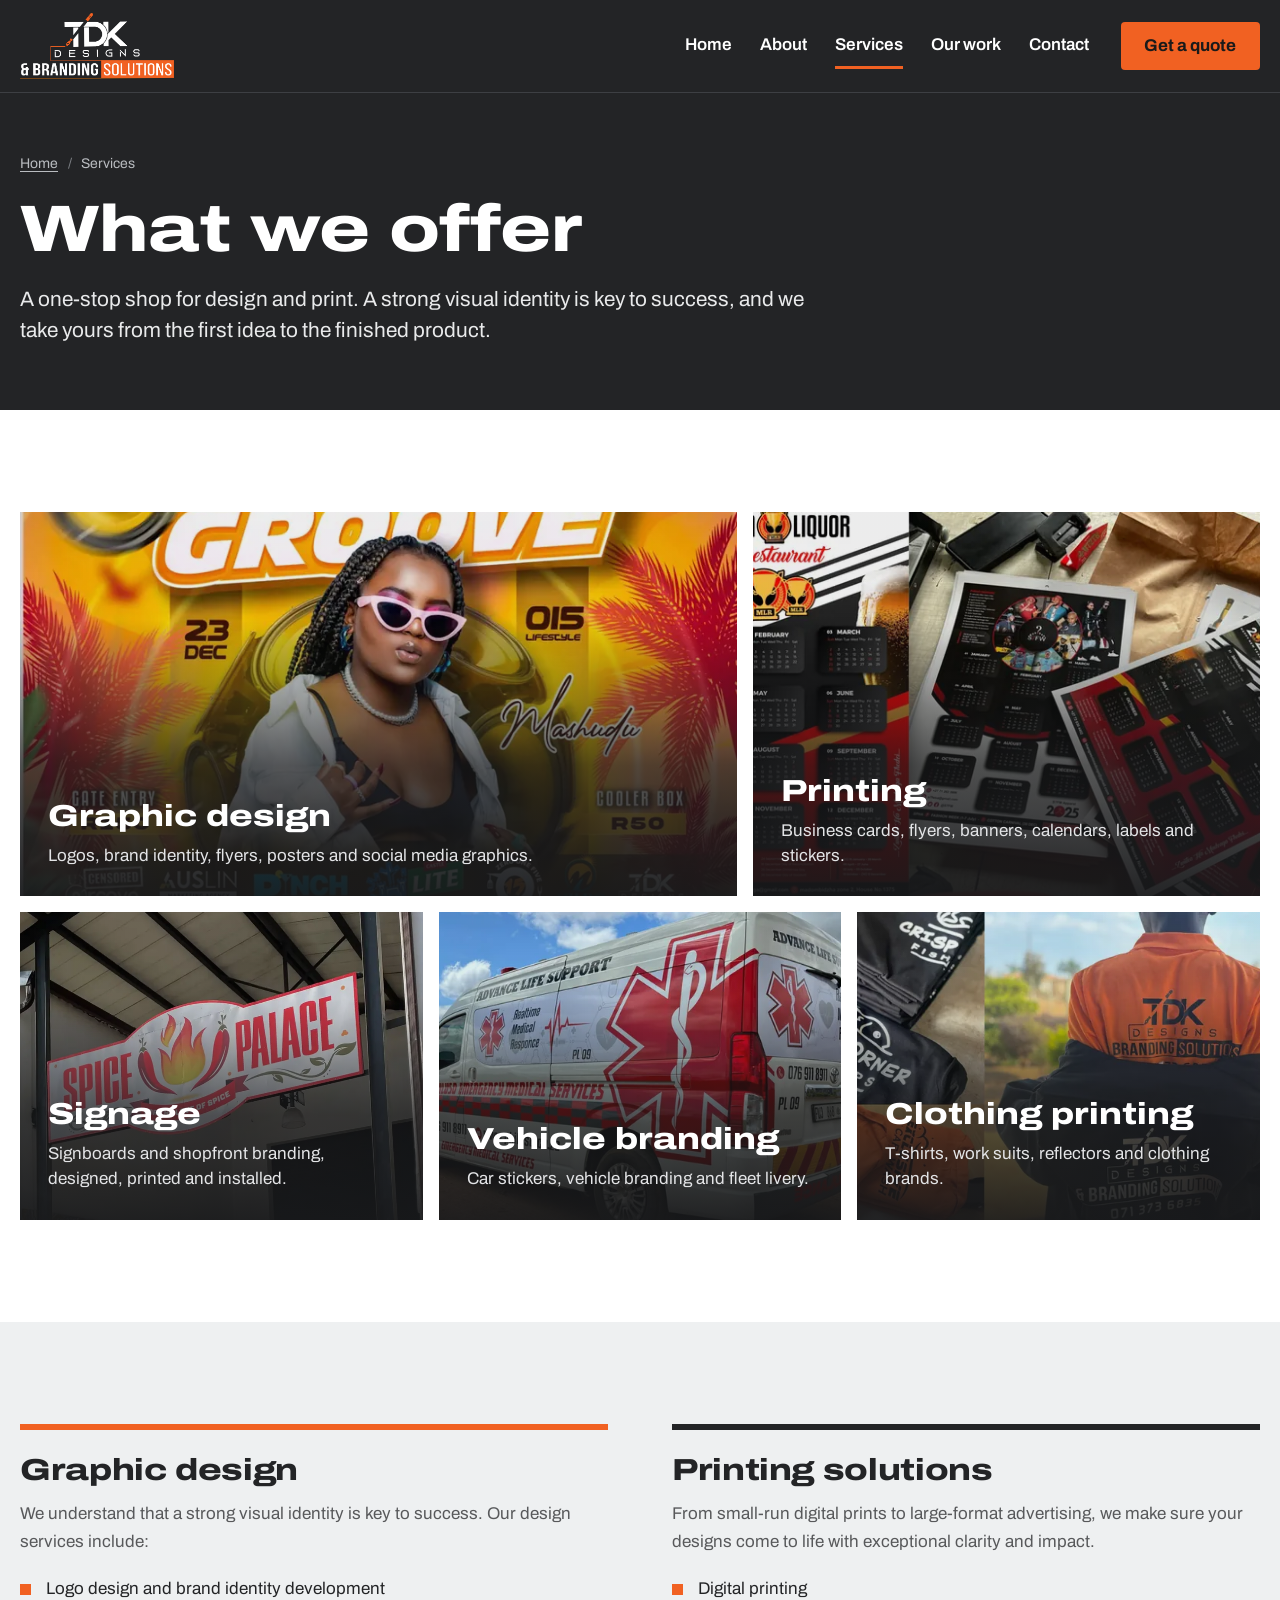
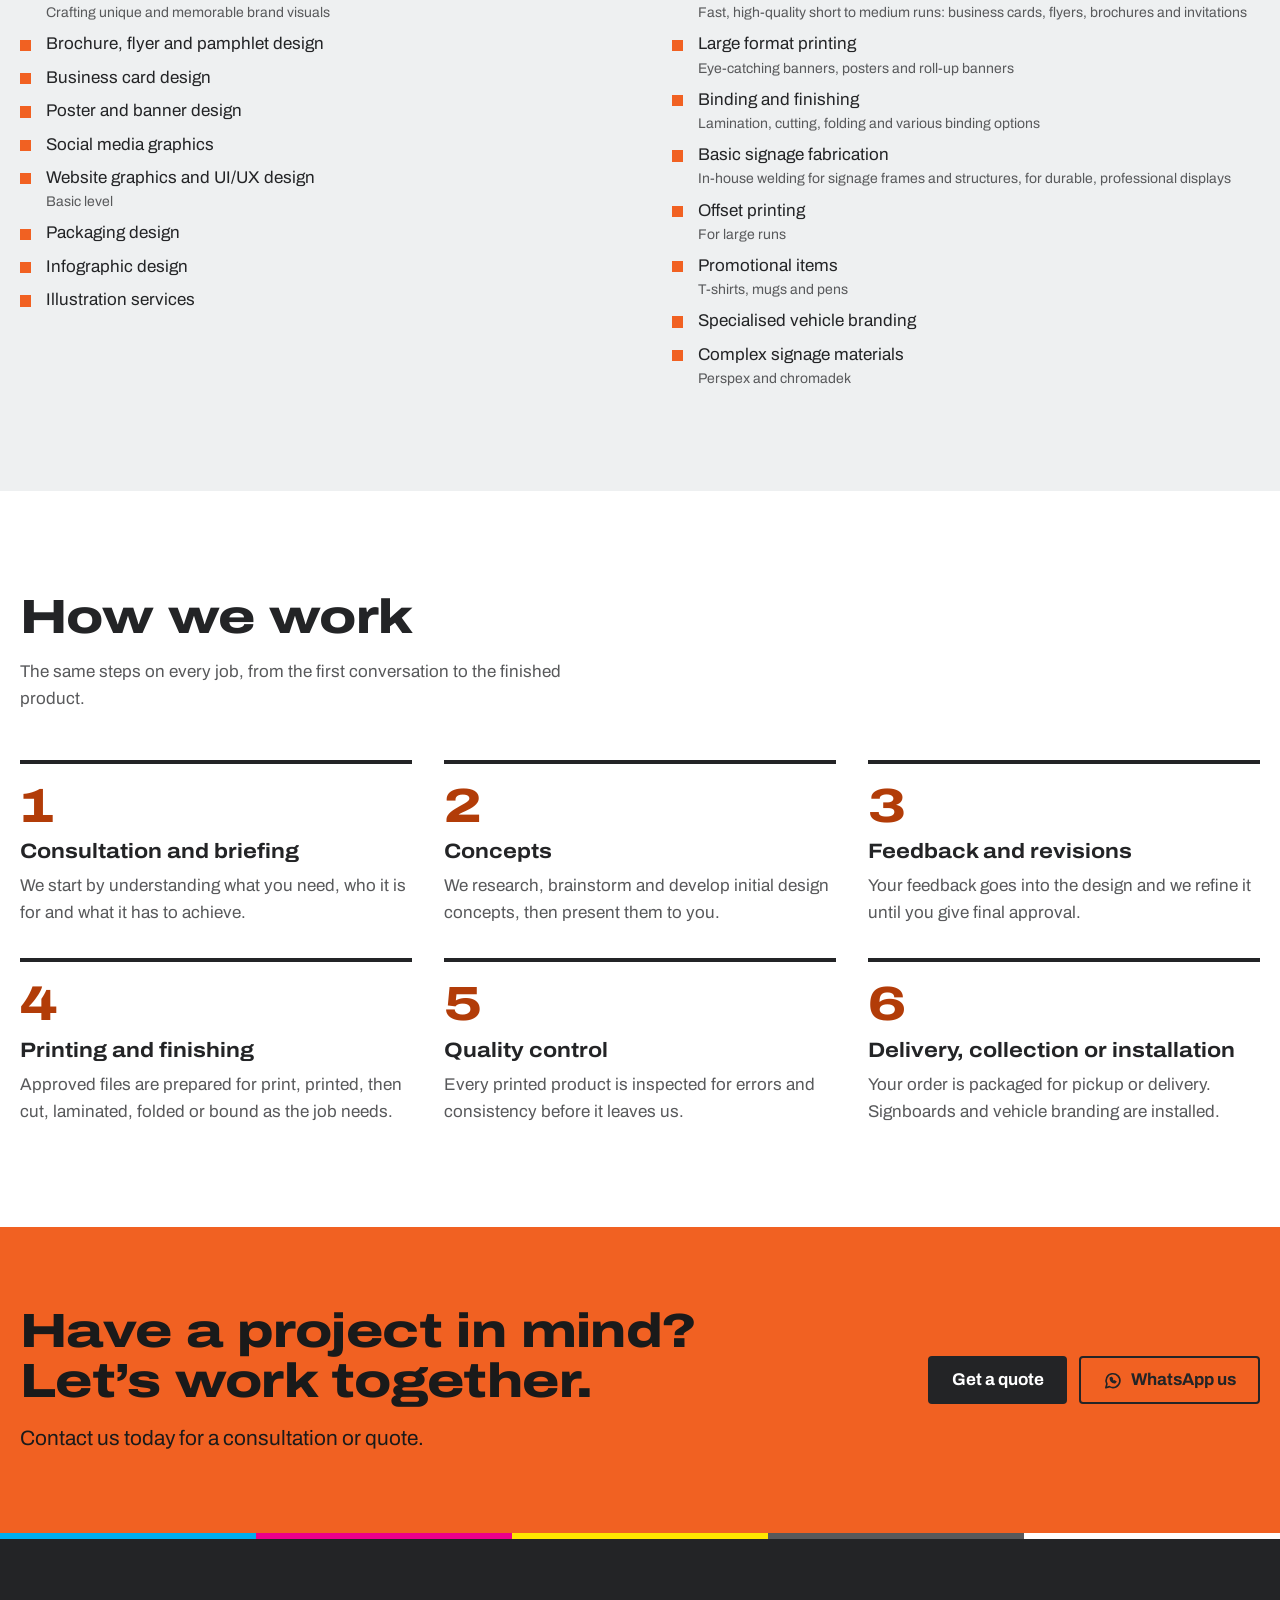
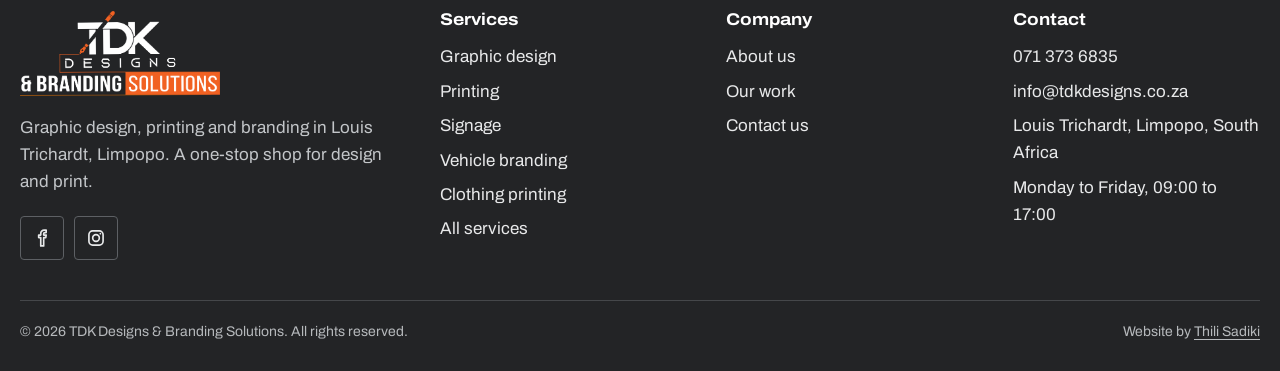
<file: services.html>
<!doctype html>
<html lang="en-ZA">
<head>
<meta charset="utf-8">

<meta name="viewport" content="width=device-width, initial-scale=1">
<title>Services | TDK Designs and Branding Solutions</title>
<meta name="description" content="Graphic design, digital and large-format printing, signage, vehicle branding and clothing printing in Louis Trichardt, Limpopo.">
<meta property="og:type" content="website">
<meta property="og:site_name" content="TDK Designs &amp; Branding Solutions">
<meta property="og:title" content="Services | TDK Designs and Branding Solutions">
<meta property="og:description" content="Graphic design, digital and large-format printing, signage, vehicle branding and clothing printing in Louis Trichardt, Limpopo.">
<meta name="theme-color" content="#f16122">
<link rel="icon" href="assets/img/brand/favicon.svg" type="image/svg+xml">
<link rel="preload" href="assets/fonts/archivo-variable.woff2" as="font" type="font/woff2" crossorigin>
<link rel="stylesheet" href="assets/css/site.css">
<script>if("IntersectionObserver" in window)document.documentElement.classList.add("js")</script>
</head>
<body>
<a class="skip" href="#main">Skip to content</a>
<header class="site-header on-dark">
  <div class="wrap site-header__in">
    <a class="brand" href="index.html" aria-label="TDK Designs and Branding Solutions home">
      <img src="assets/img/brand/tdk-designs-logo-white.png" width="1209" height="514" alt="TDK Designs &amp; Branding Solutions">
    </a>
    <button class="nav-toggle" type="button" aria-expanded="false" aria-controls="site-nav">
      <span class="nav-toggle__bars" aria-hidden="true"></span>Menu
    </button>
    <nav id="site-nav" class="site-nav" aria-label="Main">
      <ul><li><a href="index.html">Home</a></li><li><a href="about.html">About</a></li><li><a href="services.html" aria-current="page">Services</a></li><li><a href="work.html">Our work</a></li><li><a href="contact.html">Contact</a></li></ul>
      <a class="btn btn--primary" href="contact.html#quote">Get a quote</a>
    </nav>
  </div>
  <span class="progress" aria-hidden="true"></span>
</header>
<main id="main">
<section class="pagehead on-dark">
  <div class="wrap pagehead__in">
    <div>
      <nav aria-label="Breadcrumb"><ol class="crumbs"><li><a href="index.html">Home</a></li><li aria-current="page">Services</li></ol></nav>
      <h1>What we offer</h1>
      <p class="lead">A one-stop shop for design and print. A strong visual identity is key to success, and we take yours from the first idea to the finished product.</p>
      
    </div>
    
  </div>
</section>

<section class="section" aria-labelledby="main-services">
  <div class="wrap">
    <h2 class="sr" id="main-services">Our services</h2>
    <div class="tiles">
<a class="tile" href="posters.html"><img src="assets/img/work/uncensored-groove-poster-800.webp" srcset="assets/img/work/uncensored-groove-poster-800.webp 800w, assets/img/work/uncensored-groove-poster-1600.webp 1600w" sizes="(min-width: 56em) 58vw, 100vw" width="800" height="792" alt="" loading="lazy" decoding="async"><span class="tile__body"><span class="tile__name">Graphic design</span><span class="tile__text">Logos, brand identity, flyers, posters and social media graphics.</span></span></a>
<a class="tile" href="printing.html"><img src="assets/img/work/calendars-800.webp" srcset="assets/img/work/calendars-800.webp 800w, assets/img/work/calendars-1600.webp 1600w" sizes="(min-width: 56em) 42vw, 100vw" width="800" height="395" alt="" loading="lazy" decoding="async"><span class="tile__body"><span class="tile__name">Printing</span><span class="tile__text">Business cards, flyers, banners, calendars, labels and stickers.</span></span></a>
<a class="tile" href="signboards-branding.html"><img src="assets/img/work/spice-palace-sign-800.webp" srcset="assets/img/work/spice-palace-sign-800.webp 800w, assets/img/work/spice-palace-sign-1600.webp 1600w" sizes="(min-width: 56em) 33vw, 100vw" width="800" height="740" alt="" loading="lazy" decoding="async"><span class="tile__body"><span class="tile__name">Signage</span><span class="tile__text">Signboards and shopfront branding, designed, printed and installed.</span></span></a>
<a class="tile" href="vehicle-branding.html"><img src="assets/img/work/ambulance-800.webp" srcset="assets/img/work/ambulance-800.webp 800w, assets/img/work/ambulance-1600.webp 1600w" sizes="(min-width: 56em) 33vw, 100vw" width="800" height="402" alt="" loading="lazy" decoding="async"><span class="tile__body"><span class="tile__name">Vehicle branding</span><span class="tile__text">Car stickers, vehicle branding and fleet livery.</span></span></a>
<a class="tile" href="cloth-print.html"><img src="assets/img/work/work-suits-800.webp" srcset="assets/img/work/work-suits-800.webp 800w, assets/img/work/work-suits-1600.webp 1600w" sizes="(min-width: 56em) 33vw, 100vw" width="800" height="404" alt="" loading="lazy" decoding="async"><span class="tile__body"><span class="tile__name">Clothing printing</span><span class="tile__text">T-shirts, work suits, reflectors and clothing brands.</span></span></a>
</div>
  </div>
</section>

<section class="section section--mat" aria-label="Full list of services">
  <div class="wrap offer">
    <div class="offer__panel">
      <h2>Graphic design</h2>
      <p>We understand that a strong visual identity is key to success. Our design services include:</p>
      <ul class="ticks"><li>Logo design and brand identity development<small>Crafting unique and memorable brand visuals</small></li><li>Brochure, flyer and pamphlet design</li><li>Business card design</li><li>Poster and banner design</li><li>Social media graphics</li><li>Website graphics and UI/UX design<small>Basic level</small></li><li>Packaging design</li><li>Infographic design</li><li>Illustration services</li></ul>
    </div>
    <div class="offer__panel">
      <h2>Printing solutions</h2>
      <p>From small-run digital prints to large-format advertising, we make sure your designs come to life with exceptional clarity and impact.</p>
      <ul class="ticks"><li>Digital printing<small>Fast, high-quality short to medium runs: business cards, flyers, brochures and invitations</small></li><li>Large format printing<small>Eye-catching banners, posters and roll-up banners</small></li><li>Binding and finishing<small>Lamination, cutting, folding and various binding options</small></li><li>Basic signage fabrication<small>In-house welding for signage frames and structures, for durable, professional displays</small></li><li>Offset printing<small>For large runs</small></li><li>Promotional items<small>T-shirts, mugs and pens</small></li><li>Specialised vehicle branding</li><li>Complex signage materials<small>Perspex and chromadek</small></li></ul>
    </div>
  </div>
</section>

<section class="section" aria-labelledby="steps-title">
  <div class="wrap">
    <div class="section__head">
      <div>
        <h2 id="steps-title">How we work</h2>
        <p class="muted">The same steps on every job, from the first conversation to the finished product.</p>
      </div>
    </div>
    <ol class="steps"><li><h3>Consultation and briefing</h3><p>We start by understanding what you need, who it is for and what it has to achieve.</p></li><li><h3>Concepts</h3><p>We research, brainstorm and develop initial design concepts, then present them to you.</p></li><li><h3>Feedback and revisions</h3><p>Your feedback goes into the design and we refine it until you give final approval.</p></li><li><h3>Printing and finishing</h3><p>Approved files are prepared for print, printed, then cut, laminated, folded or bound as the job needs.</p></li><li><h3>Quality control</h3><p>Every printed product is inspected for errors and consistency before it leaves us.</p></li><li><h3>Delivery, collection or installation</h3><p>Your order is packaged for pickup or delivery. Signboards and vehicle branding are installed.</p></li></ol>
  </div>
</section>

</main>
<section class="cta on-orange" aria-labelledby="cta-title">
  <div class="wrap cta__in">
    <div>
      <h2 id="cta-title">Have a project in mind? Let’s work together.</h2>
      <p>Contact us today for a consultation or quote.</p>
    </div>
    <div class="btn-row">
      <a class="btn btn--dark" href="contact.html#quote">Get a quote</a>
      <a class="btn btn--outline-dark" href="https://wa.me/27713736835?text=Hi%20TDK%20Designs%2C%20I%20would%20like%20a%20quote." target="_blank" rel="noopener"><svg viewBox="0 0 24 24" fill="none" stroke="currentColor" stroke-width="2" stroke-linecap="round" stroke-linejoin="round" aria-hidden="true"><path d="M3.5 20.5l1.3-4.6A8.5 8.5 0 1 1 8 19.2z"/><path d="M9 8.5c0 3 2.5 5.5 5.5 6l1.2-1.4-2-1-.8.8c-.9-.4-1.7-1.2-2.1-2.1l.8-.8-1-2z"/></svg>WhatsApp us</a>
    </div>
  </div>
</section>
<footer class="site-footer on-dark">
  <span class="colourbar" aria-hidden="true"><i></i><i></i><i></i><i></i><i></i></span>
  <div class="wrap site-footer__in">
    <div class="site-footer__brand">
      <img src="assets/img/brand/tdk-designs-logo-white.png" width="1209" height="514" alt="TDK Designs &amp; Branding Solutions" loading="lazy">
      <p>Graphic design, printing and branding in Louis Trichardt, Limpopo. A one-stop shop for design and print.</p>
      <div class="social">
        <a href="https://web.facebook.com/thinah.mudimeli" target="_blank" rel="noopener" aria-label="TDK Designs on Facebook"><svg viewBox="0 0 24 24" fill="none" stroke="currentColor" stroke-width="2" stroke-linecap="round" stroke-linejoin="round" aria-hidden="true"><path d="M14 8.5V7a1.5 1.5 0 0 1 1.5-1.5H17V2.5h-2.5a4 4 0 0 0-4 4v2H8v3h2.5v10H14v-10h2.5l.5-3z"/></svg></a>
        <a href="https://www.instagram.com/tdkdesigns92" target="_blank" rel="noopener" aria-label="TDK Designs on Instagram"><svg viewBox="0 0 24 24" fill="none" stroke="currentColor" stroke-width="2" stroke-linecap="round" stroke-linejoin="round" aria-hidden="true"><rect x="3.5" y="3.5" width="17" height="17" rx="4.5"/><circle cx="12" cy="12" r="4"/><path d="M17.2 6.8h.01"/></svg></a>
      </div>
    </div>
    <nav aria-label="Services">
      <h2>Services</h2>
      <ul><li><a href="posters.html">Graphic design</a></li><li><a href="printing.html">Printing</a></li><li><a href="signboards-branding.html">Signage</a></li><li><a href="vehicle-branding.html">Vehicle branding</a></li><li><a href="cloth-print.html">Clothing printing</a></li><li><a href="services.html">All services</a></li></ul>
    </nav>
    <nav aria-label="Company">
      <h2>Company</h2>
      <ul>
        <li><a href="about.html">About us</a></li>
        <li><a href="work.html">Our work</a></li>
        <li><a href="contact.html">Contact us</a></li>
      </ul>
    </nav>
    <div>
      <h2>Contact</h2>
      <ul>
        <li><a href="tel:+27713736835">071 373 6835</a></li>
        <li><a href="mailto:info@tdkdesigns.co.za">info@tdkdesigns.co.za</a></li>
        <li>Louis Trichardt, Limpopo, South Africa</li>
        <li>Monday to Friday, 09:00 to 17:00</li>
      </ul>
    </div>
  </div>
  <div class="wrap site-footer__base">
    <p>© <span data-year>2026</span> TDK Designs &amp; Branding Solutions. All rights reserved.</p>
    <p>Website by <a href="https://thilisadiki.dev" target="_blank" rel="noopener">Thili Sadiki</a></p>
  </div>
</footer>
<script src="assets/js/site.js" defer></script>
</body>
</html>
</file>
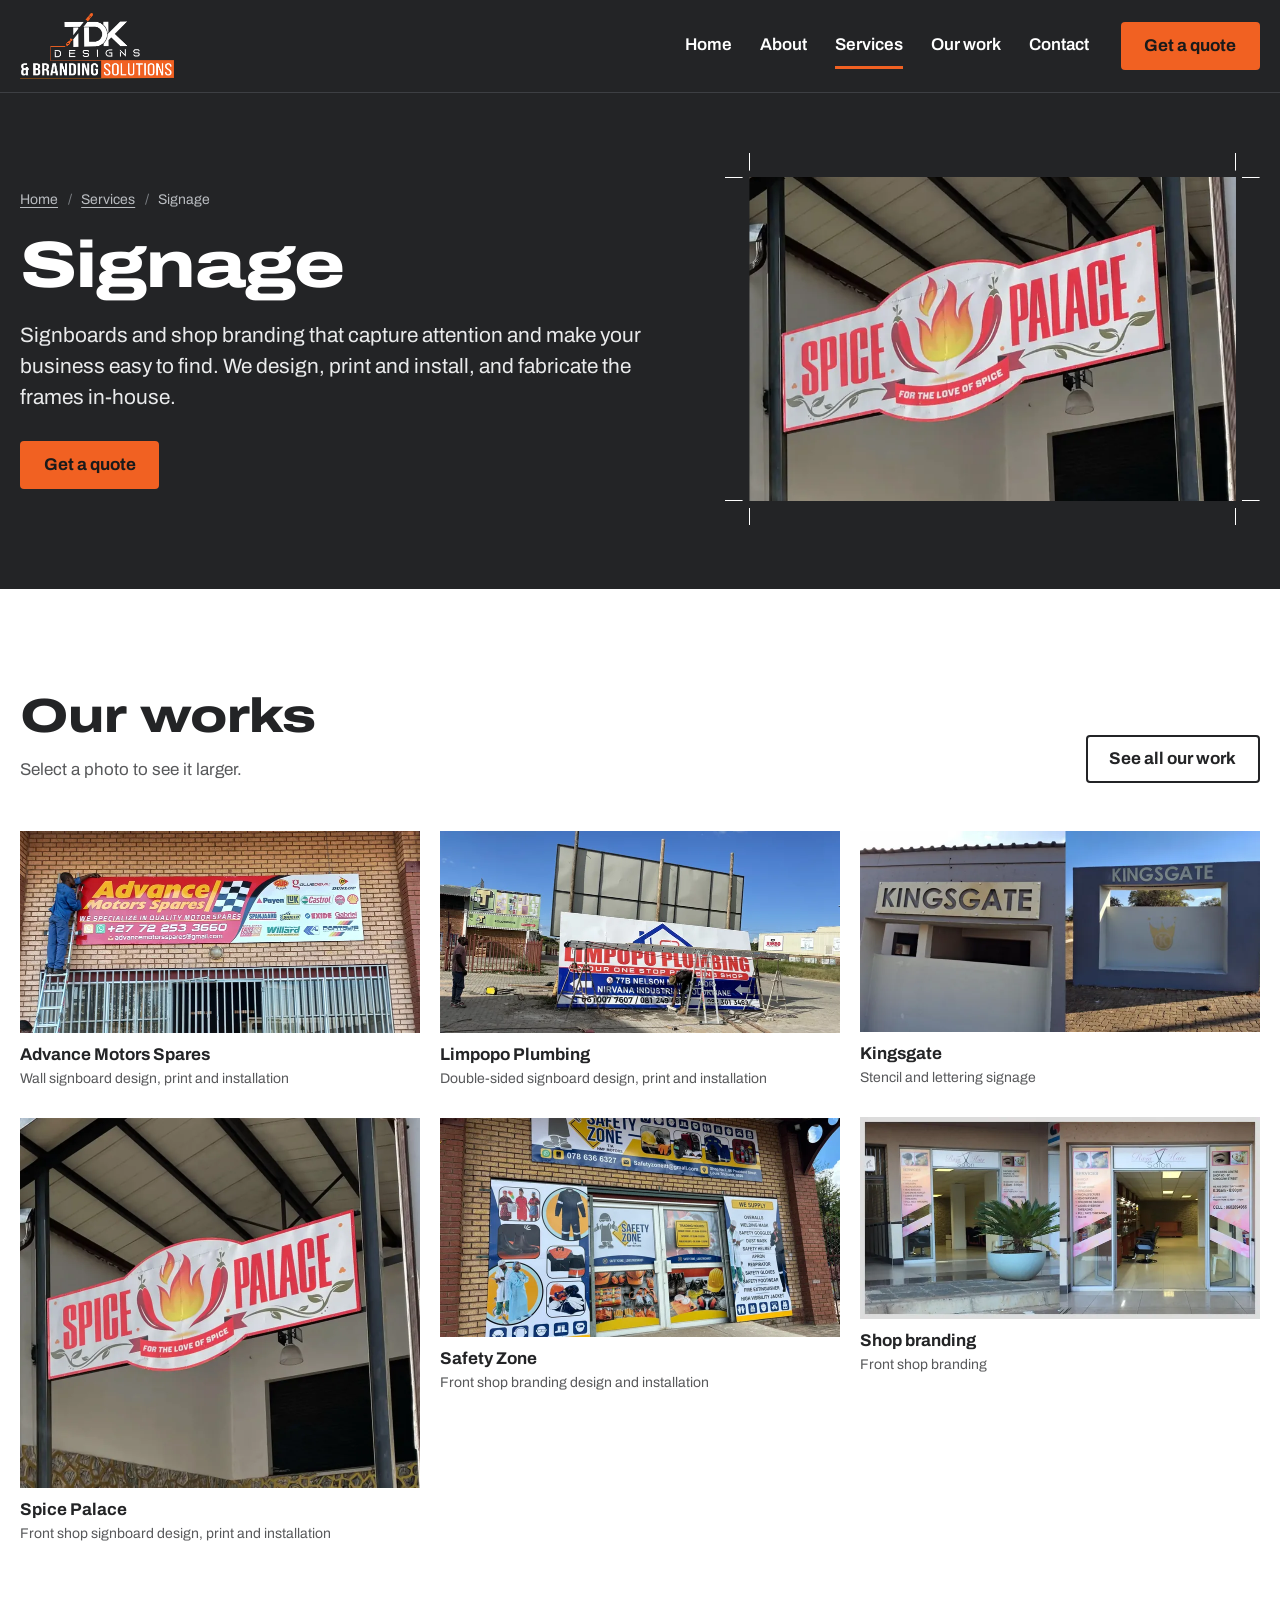
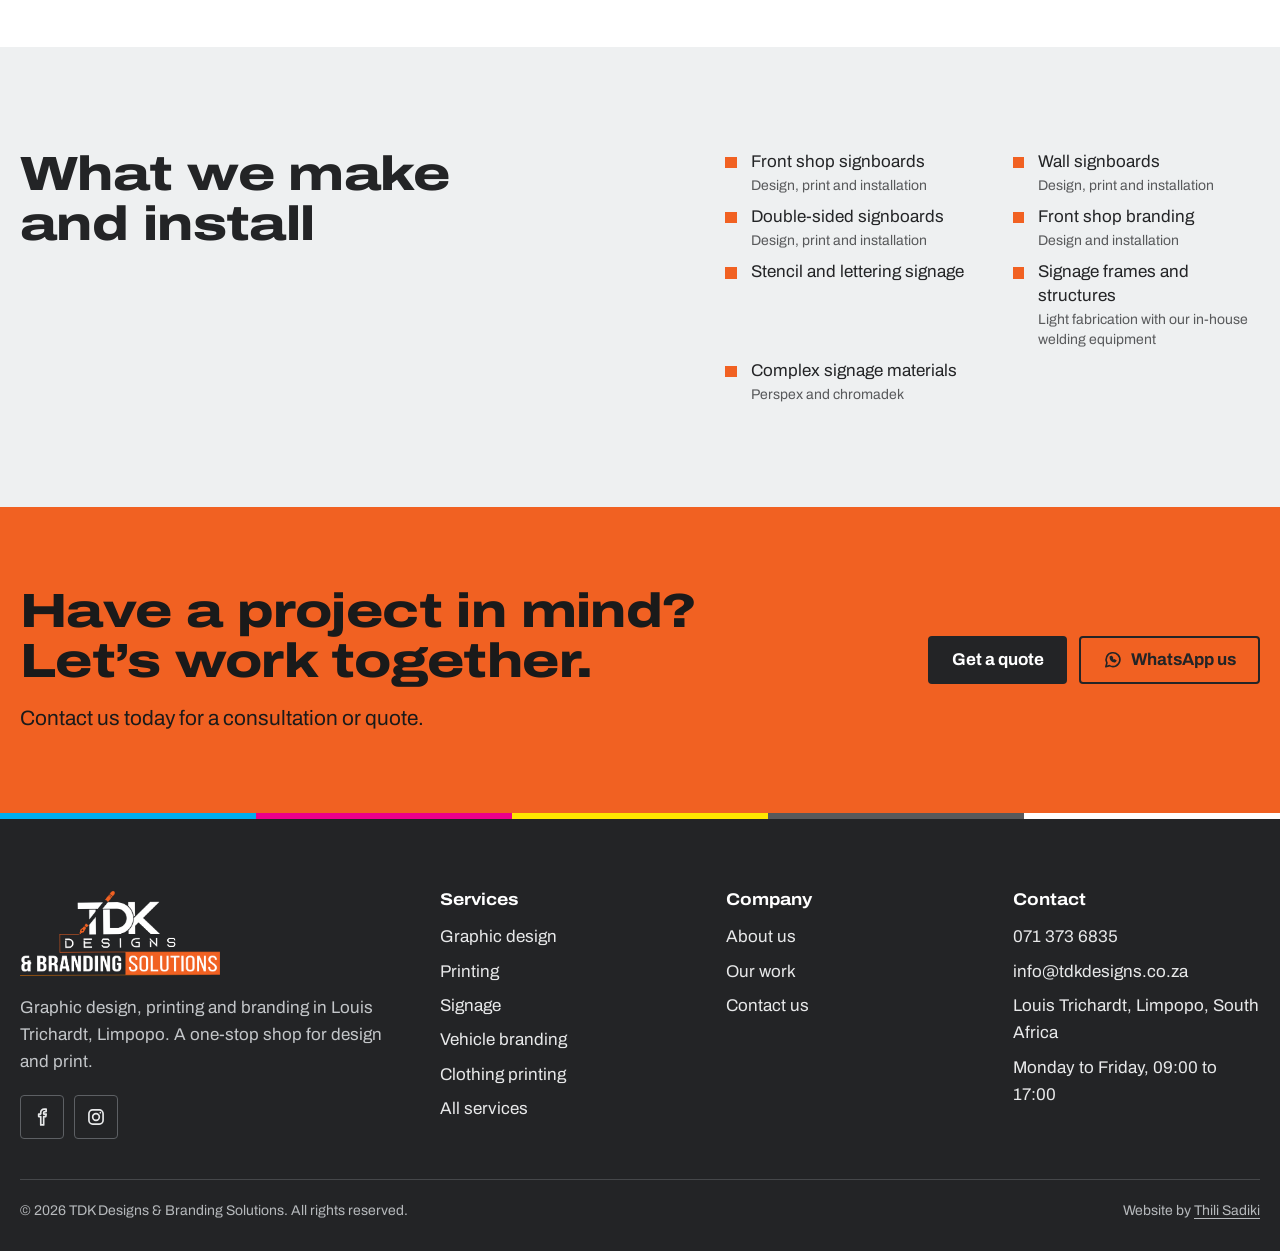
<file: signboards-branding.html>
<!doctype html>
<html lang="en-ZA">
<head>
<meta charset="utf-8">

<meta name="viewport" content="width=device-width, initial-scale=1">
<title>Signboards and shop signage in Louis Trichardt | TDK Designs</title>
<meta name="description" content="Front shop signboards, wall signboards, double-sided signboards, lettering and shop branding designed, printed and installed by TDK Designs in Louis Trichardt, Limpopo.">
<meta property="og:type" content="website">
<meta property="og:site_name" content="TDK Designs &amp; Branding Solutions">
<meta property="og:title" content="Signboards and shop signage in Louis Trichardt | TDK Designs">
<meta property="og:description" content="Front shop signboards, wall signboards, double-sided signboards, lettering and shop branding designed, printed and installed by TDK Designs in Louis Trichardt, Limpopo.">
<meta name="theme-color" content="#f16122">
<link rel="icon" href="assets/img/brand/favicon.svg" type="image/svg+xml">
<link rel="preload" href="assets/fonts/archivo-variable.woff2" as="font" type="font/woff2" crossorigin>
<link rel="stylesheet" href="assets/css/site.css">
<script>if("IntersectionObserver" in window)document.documentElement.classList.add("js")</script>
</head>
<body>
<a class="skip" href="#main">Skip to content</a>
<header class="site-header on-dark">
  <div class="wrap site-header__in">
    <a class="brand" href="index.html" aria-label="TDK Designs and Branding Solutions home">
      <img src="assets/img/brand/tdk-designs-logo-white.png" width="1209" height="514" alt="TDK Designs &amp; Branding Solutions">
    </a>
    <button class="nav-toggle" type="button" aria-expanded="false" aria-controls="site-nav">
      <span class="nav-toggle__bars" aria-hidden="true"></span>Menu
    </button>
    <nav id="site-nav" class="site-nav" aria-label="Main">
      <ul><li><a href="index.html">Home</a></li><li><a href="about.html">About</a></li><li><a href="services.html" aria-current="page">Services</a></li><li><a href="work.html">Our work</a></li><li><a href="contact.html">Contact</a></li></ul>
      <a class="btn btn--primary" href="contact.html#quote">Get a quote</a>
    </nav>
  </div>
  <span class="progress" aria-hidden="true"></span>
</header>
<main id="main">
<section class="pagehead on-dark pagehead--media">
  <div class="wrap pagehead__in">
    <div>
      <nav aria-label="Breadcrumb"><ol class="crumbs"><li><a href="index.html">Home</a></li><li><a href="services.html">Services</a></li><li aria-current="page">Signage</li></ol></nav>
      <h1>Signage</h1>
      <p class="lead">Signboards and shop branding that capture attention and make your business easy to find. We design, print and install, and fabricate the frames in-house.</p>
      <div class="btn-row"><a class="btn btn--primary" href="contact.html#quote">Get a quote</a></div>
    </div>
    <div class="pagehead__img cropmarks"><img src="assets/img/work/spice-palace-sign-800.webp" srcset="assets/img/work/spice-palace-sign-800.webp 800w, assets/img/work/spice-palace-sign-1600.webp 1600w" sizes="(min-width: 56em) 40vw, 100vw" width="800" height="740" alt="Shaped red and white Spice Palace signboard with a flame logo mounted on a building" fetchpriority="high"></div>
  </div>
</section>

<section class="section" aria-labelledby="gallery-title">
  <div class="wrap">
    <div class="section__head">
      <div>
        <h2 id="gallery-title">Our works</h2>
        <p class="muted">Select a photo to see it larger.</p>
      </div>
      <a class="btn btn--outline" href="work.html">See all our work</a>
    </div>
    <div class="gallery">
      <figure class="gallery__item" data-cat="signage"><a href="assets/img/work/advance-motors-sign-1600.webp" data-lightbox data-title="Advance Motors Spares" data-kind="Wall signboard design, print and installation"><img src="assets/img/work/advance-motors-sign-800.webp" srcset="assets/img/work/advance-motors-sign-800.webp 800w, assets/img/work/advance-motors-sign-1600.webp 1600w" sizes="(min-width: 60em) 33vw, (min-width: 40em) 50vw, 100vw" width="800" height="403" alt="Installer on a ladder fitting a wide Advance Motors Spares signboard to a brick shopfront" loading="lazy" decoding="async"></a><figcaption class="caption"><strong>Advance Motors Spares</strong><span>Wall signboard design, print and installation</span></figcaption></figure><figure class="gallery__item" data-cat="signage"><a href="assets/img/work/spice-palace-sign-1600.webp" data-lightbox data-title="Spice Palace" data-kind="Front shop signboard design, print and installation"><img src="assets/img/work/spice-palace-sign-800.webp" srcset="assets/img/work/spice-palace-sign-800.webp 800w, assets/img/work/spice-palace-sign-1600.webp 1600w" sizes="(min-width: 60em) 33vw, (min-width: 40em) 50vw, 100vw" width="800" height="740" alt="Shaped red and white Spice Palace signboard with a flame logo mounted on a building" loading="lazy" decoding="async"></a><figcaption class="caption"><strong>Spice Palace</strong><span>Front shop signboard design, print and installation</span></figcaption></figure><figure class="gallery__item" data-cat="signage"><a href="assets/img/work/limpopo-plumbing-sign-1600.webp" data-lightbox data-title="Limpopo Plumbing" data-kind="Double-sided signboard design, print and installation"><img src="assets/img/work/limpopo-plumbing-sign-800.webp" srcset="assets/img/work/limpopo-plumbing-sign-800.webp 800w, assets/img/work/limpopo-plumbing-sign-1600.webp 1600w" sizes="(min-width: 60em) 33vw, (min-width: 40em) 50vw, 100vw" width="800" height="403" alt="Large Limpopo Plumbing signboard being installed at the roadside under a blue sky" loading="lazy" decoding="async"></a><figcaption class="caption"><strong>Limpopo Plumbing</strong><span>Double-sided signboard design, print and installation</span></figcaption></figure><figure class="gallery__item" data-cat="signage"><a href="assets/img/work/safety-zone-shopfront-1600.webp" data-lightbox data-title="Safety Zone" data-kind="Front shop branding design and installation"><img src="assets/img/work/safety-zone-shopfront-800.webp" srcset="assets/img/work/safety-zone-shopfront-800.webp 800w, assets/img/work/safety-zone-shopfront-1600.webp 1600w" sizes="(min-width: 60em) 33vw, (min-width: 40em) 50vw, 100vw" width="800" height="438" alt="Safety Zone shopfront with product graphics covering the windows and a signboard above" loading="lazy" decoding="async"></a><figcaption class="caption"><strong>Safety Zone</strong><span>Front shop branding design and installation</span></figcaption></figure><figure class="gallery__item" data-cat="signage"><a href="assets/img/work/kingsgate-lettering-1600.webp" data-lightbox data-title="Kingsgate" data-kind="Stencil and lettering signage"><img src="assets/img/work/kingsgate-lettering-800.webp" srcset="assets/img/work/kingsgate-lettering-800.webp 800w, assets/img/work/kingsgate-lettering-1600.webp 1600w" sizes="(min-width: 60em) 33vw, (min-width: 40em) 50vw, 100vw" width="800" height="402" alt="Kingsgate entrance wall with raised lettering, shown in grey and in blue" loading="lazy" decoding="async"></a><figcaption class="caption"><strong>Kingsgate</strong><span>Stencil and lettering signage</span></figcaption></figure><figure class="gallery__item" data-cat="signage"><a href="assets/img/work/salon-shopfront-1600.webp" data-lightbox data-title="Shop branding" data-kind="Front shop branding"><img src="assets/img/work/salon-shopfront-800.webp" srcset="assets/img/work/salon-shopfront-800.webp 800w, assets/img/work/salon-shopfront-1600.webp 1600w" sizes="(min-width: 60em) 33vw, (min-width: 40em) 50vw, 100vw" width="800" height="403" alt="Salon entrance with printed vinyl panels on the glass either side of the door" loading="lazy" decoding="async"></a><figcaption class="caption"><strong>Shop branding</strong><span>Front shop branding</span></figcaption></figure>
    </div>
  </div>
</section>

<section class="section section--mat" aria-labelledby="scope-title">
  <div class="wrap">
    <div class="split split--top">
      <h2 id="scope-title">What we make and install</h2>
      <ul class="ticks ticks--cols"><li>Front shop signboards<small>Design, print and installation</small></li><li>Wall signboards<small>Design, print and installation</small></li><li>Double-sided signboards<small>Design, print and installation</small></li><li>Front shop branding<small>Design and installation</small></li><li>Stencil and lettering signage</li><li>Signage frames and structures<small>Light fabrication with our in-house welding equipment</small></li><li>Complex signage materials<small>Perspex and chromadek</small></li></ul>
    </div>
  </div>
</section>

</main>
<section class="cta on-orange" aria-labelledby="cta-title">
  <div class="wrap cta__in">
    <div>
      <h2 id="cta-title">Have a project in mind? Let’s work together.</h2>
      <p>Contact us today for a consultation or quote.</p>
    </div>
    <div class="btn-row">
      <a class="btn btn--dark" href="contact.html#quote">Get a quote</a>
      <a class="btn btn--outline-dark" href="https://wa.me/27713736835?text=Hi%20TDK%20Designs%2C%20I%20would%20like%20a%20quote." target="_blank" rel="noopener"><svg viewBox="0 0 24 24" fill="none" stroke="currentColor" stroke-width="2" stroke-linecap="round" stroke-linejoin="round" aria-hidden="true"><path d="M3.5 20.5l1.3-4.6A8.5 8.5 0 1 1 8 19.2z"/><path d="M9 8.5c0 3 2.5 5.5 5.5 6l1.2-1.4-2-1-.8.8c-.9-.4-1.7-1.2-2.1-2.1l.8-.8-1-2z"/></svg>WhatsApp us</a>
    </div>
  </div>
</section>
<footer class="site-footer on-dark">
  <span class="colourbar" aria-hidden="true"><i></i><i></i><i></i><i></i><i></i></span>
  <div class="wrap site-footer__in">
    <div class="site-footer__brand">
      <img src="assets/img/brand/tdk-designs-logo-white.png" width="1209" height="514" alt="TDK Designs &amp; Branding Solutions" loading="lazy">
      <p>Graphic design, printing and branding in Louis Trichardt, Limpopo. A one-stop shop for design and print.</p>
      <div class="social">
        <a href="https://web.facebook.com/thinah.mudimeli" target="_blank" rel="noopener" aria-label="TDK Designs on Facebook"><svg viewBox="0 0 24 24" fill="none" stroke="currentColor" stroke-width="2" stroke-linecap="round" stroke-linejoin="round" aria-hidden="true"><path d="M14 8.5V7a1.5 1.5 0 0 1 1.5-1.5H17V2.5h-2.5a4 4 0 0 0-4 4v2H8v3h2.5v10H14v-10h2.5l.5-3z"/></svg></a>
        <a href="https://www.instagram.com/tdkdesigns92" target="_blank" rel="noopener" aria-label="TDK Designs on Instagram"><svg viewBox="0 0 24 24" fill="none" stroke="currentColor" stroke-width="2" stroke-linecap="round" stroke-linejoin="round" aria-hidden="true"><rect x="3.5" y="3.5" width="17" height="17" rx="4.5"/><circle cx="12" cy="12" r="4"/><path d="M17.2 6.8h.01"/></svg></a>
      </div>
    </div>
    <nav aria-label="Services">
      <h2>Services</h2>
      <ul><li><a href="posters.html">Graphic design</a></li><li><a href="printing.html">Printing</a></li><li><a href="signboards-branding.html">Signage</a></li><li><a href="vehicle-branding.html">Vehicle branding</a></li><li><a href="cloth-print.html">Clothing printing</a></li><li><a href="services.html">All services</a></li></ul>
    </nav>
    <nav aria-label="Company">
      <h2>Company</h2>
      <ul>
        <li><a href="about.html">About us</a></li>
        <li><a href="work.html">Our work</a></li>
        <li><a href="contact.html">Contact us</a></li>
      </ul>
    </nav>
    <div>
      <h2>Contact</h2>
      <ul>
        <li><a href="tel:+27713736835">071 373 6835</a></li>
        <li><a href="mailto:info@tdkdesigns.co.za">info@tdkdesigns.co.za</a></li>
        <li>Louis Trichardt, Limpopo, South Africa</li>
        <li>Monday to Friday, 09:00 to 17:00</li>
      </ul>
    </div>
  </div>
  <div class="wrap site-footer__base">
    <p>© <span data-year>2026</span> TDK Designs &amp; Branding Solutions. All rights reserved.</p>
    <p>Website by <a href="https://thilisadiki.dev" target="_blank" rel="noopener">Thili Sadiki</a></p>
  </div>
</footer>
<script src="assets/js/site.js" defer></script>
</body>
</html>
</file>
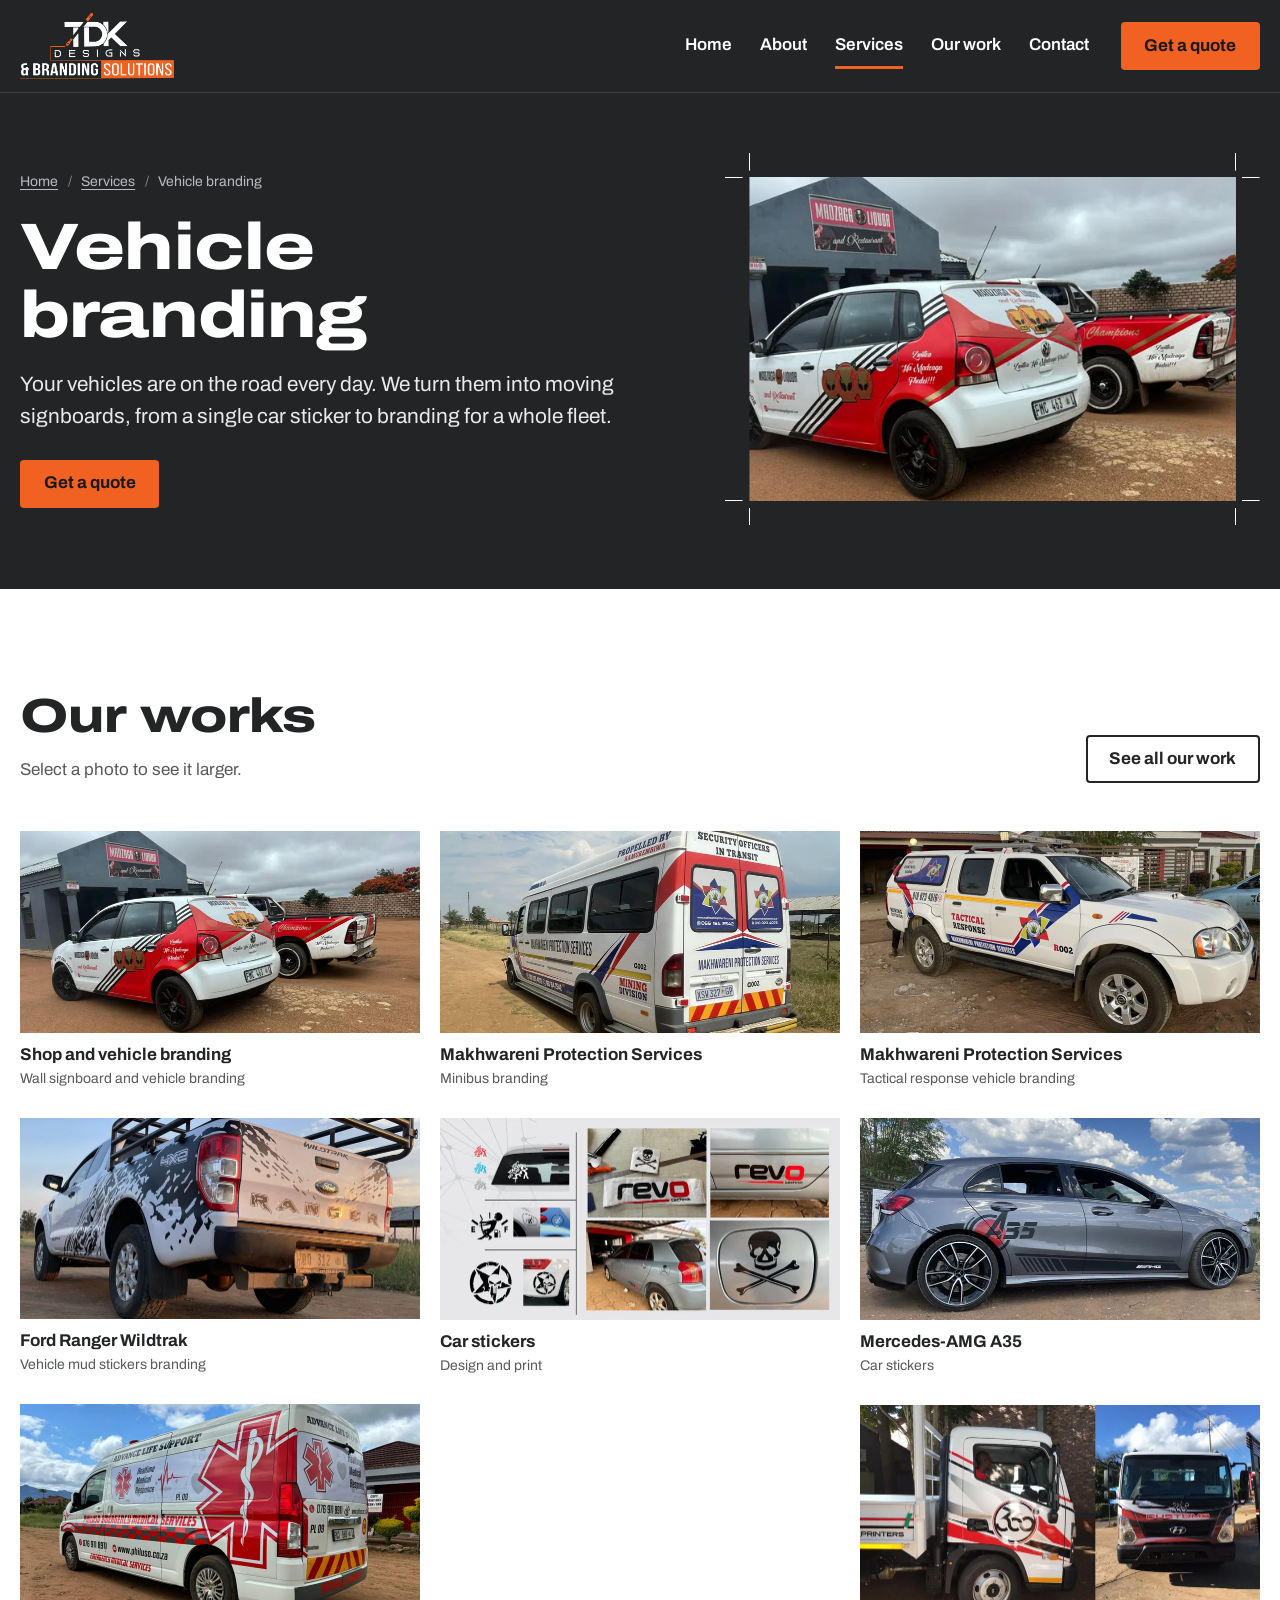
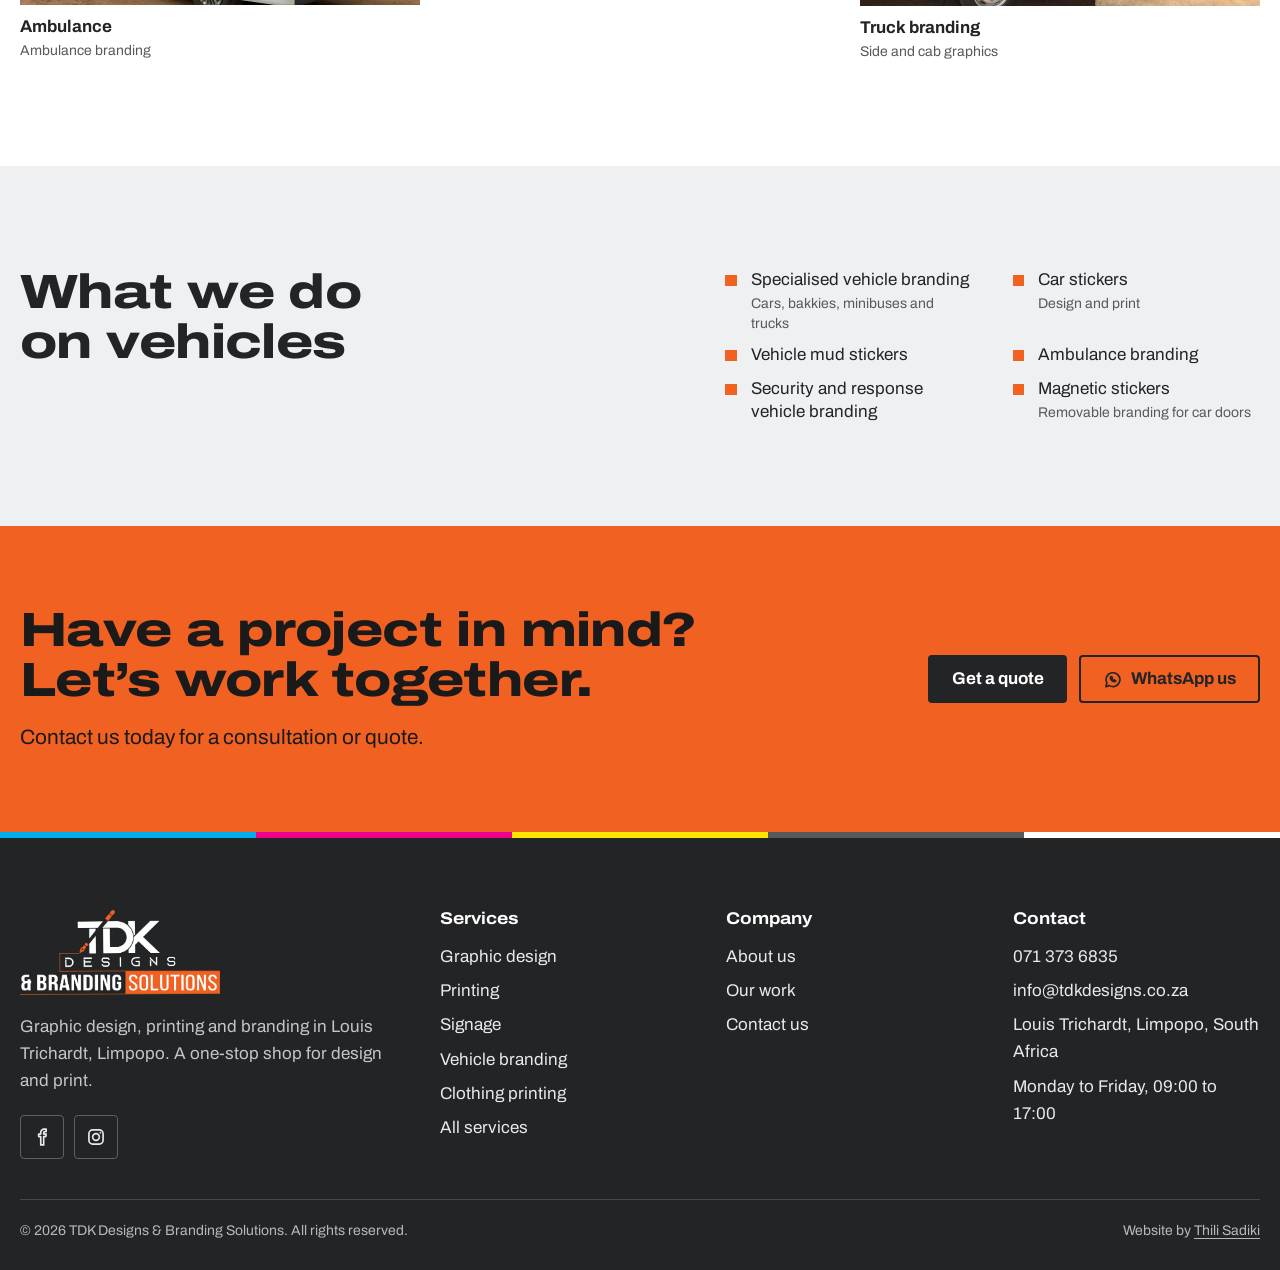
<file: vehicle-branding.html>
<!doctype html>
<html lang="en-ZA">
<head>
<meta charset="utf-8">

<meta name="viewport" content="width=device-width, initial-scale=1">
<title>Vehicle branding and car stickers in Louis Trichardt | TDK Designs</title>
<meta name="description" content="Vehicle branding, car stickers, mud stickers, ambulance branding and magnetic stickers designed, printed and applied by TDK Designs in Louis Trichardt, Limpopo.">
<meta property="og:type" content="website">
<meta property="og:site_name" content="TDK Designs &amp; Branding Solutions">
<meta property="og:title" content="Vehicle branding and car stickers in Louis Trichardt | TDK Designs">
<meta property="og:description" content="Vehicle branding, car stickers, mud stickers, ambulance branding and magnetic stickers designed, printed and applied by TDK Designs in Louis Trichardt, Limpopo.">
<meta name="theme-color" content="#f16122">
<link rel="icon" href="assets/img/brand/favicon.svg" type="image/svg+xml">
<link rel="preload" href="assets/fonts/archivo-variable.woff2" as="font" type="font/woff2" crossorigin>
<link rel="stylesheet" href="assets/css/site.css">
<script>if("IntersectionObserver" in window)document.documentElement.classList.add("js")</script>
</head>
<body>
<a class="skip" href="#main">Skip to content</a>
<header class="site-header on-dark">
  <div class="wrap site-header__in">
    <a class="brand" href="index.html" aria-label="TDK Designs and Branding Solutions home">
      <img src="assets/img/brand/tdk-designs-logo-white.png" width="1209" height="514" alt="TDK Designs &amp; Branding Solutions">
    </a>
    <button class="nav-toggle" type="button" aria-expanded="false" aria-controls="site-nav">
      <span class="nav-toggle__bars" aria-hidden="true"></span>Menu
    </button>
    <nav id="site-nav" class="site-nav" aria-label="Main">
      <ul><li><a href="index.html">Home</a></li><li><a href="about.html">About</a></li><li><a href="services.html" aria-current="page">Services</a></li><li><a href="work.html">Our work</a></li><li><a href="contact.html">Contact</a></li></ul>
      <a class="btn btn--primary" href="contact.html#quote">Get a quote</a>
    </nav>
  </div>
  <span class="progress" aria-hidden="true"></span>
</header>
<main id="main">
<section class="pagehead on-dark pagehead--media">
  <div class="wrap pagehead__in">
    <div>
      <nav aria-label="Breadcrumb"><ol class="crumbs"><li><a href="index.html">Home</a></li><li><a href="services.html">Services</a></li><li aria-current="page">Vehicle branding</li></ol></nav>
      <h1>Vehicle branding</h1>
      <p class="lead">Your vehicles are on the road every day. We turn them into moving signboards, from a single car sticker to branding for a whole fleet.</p>
      <div class="btn-row"><a class="btn btn--primary" href="contact.html#quote">Get a quote</a></div>
    </div>
    <div class="pagehead__img cropmarks"><img src="assets/img/work/polo-and-signboard-800.webp" srcset="assets/img/work/polo-and-signboard-800.webp 800w, assets/img/work/polo-and-signboard-1600.webp 1600w" sizes="(min-width: 56em) 40vw, 100vw" width="800" height="403" alt="Branded white hatchback and bakkie parked in front of a shop with a matching wall signboard" fetchpriority="high"></div>
  </div>
</section>

<section class="section" aria-labelledby="gallery-title">
  <div class="wrap">
    <div class="section__head">
      <div>
        <h2 id="gallery-title">Our works</h2>
        <p class="muted">Select a photo to see it larger.</p>
      </div>
      <a class="btn btn--outline" href="work.html">See all our work</a>
    </div>
    <div class="gallery">
      <figure class="gallery__item" data-cat="vehicles"><a href="assets/img/work/polo-and-signboard-1600.webp" data-lightbox data-title="Shop and vehicle branding" data-kind="Wall signboard and vehicle branding"><img src="assets/img/work/polo-and-signboard-800.webp" srcset="assets/img/work/polo-and-signboard-800.webp 800w, assets/img/work/polo-and-signboard-1600.webp 1600w" sizes="(min-width: 60em) 33vw, (min-width: 40em) 50vw, 100vw" width="800" height="403" alt="Branded white hatchback and bakkie parked in front of a shop with a matching wall signboard" loading="lazy" decoding="async"></a><figcaption class="caption"><strong>Shop and vehicle branding</strong><span>Wall signboard and vehicle branding</span></figcaption></figure><figure class="gallery__item" data-cat="vehicles"><a href="assets/img/work/ranger-wrap-1600.webp" data-lightbox data-title="Ford Ranger Wildtrak" data-kind="Vehicle mud stickers branding"><img src="assets/img/work/ranger-wrap-800.webp" srcset="assets/img/work/ranger-wrap-800.webp 800w, assets/img/work/ranger-wrap-1600.webp 1600w" sizes="(min-width: 60em) 33vw, (min-width: 40em) 50vw, 100vw" width="800" height="403" alt="White Ford Ranger Wildtrak bakkie with black mud-splash stickers along the side and tailgate" loading="lazy" decoding="async"></a><figcaption class="caption"><strong>Ford Ranger Wildtrak</strong><span>Vehicle mud stickers branding</span></figcaption></figure><figure class="gallery__item" data-cat="vehicles"><a href="assets/img/work/ambulance-1600.webp" data-lightbox data-title="Ambulance" data-kind="Ambulance branding"><img src="assets/img/work/ambulance-800.webp" srcset="assets/img/work/ambulance-800.webp 800w, assets/img/work/ambulance-1600.webp 1600w" sizes="(min-width: 60em) 33vw, (min-width: 40em) 50vw, 100vw" width="800" height="402" alt="White ambulance with red medical services branding along the side" loading="lazy" decoding="async"></a><figcaption class="caption"><strong>Ambulance</strong><span>Ambulance branding</span></figcaption></figure><figure class="gallery__item" data-cat="vehicles"><a href="assets/img/work/makhwareni-minibus-1600.webp" data-lightbox data-title="Makhwareni Protection Services" data-kind="Minibus branding"><img src="assets/img/work/makhwareni-minibus-800.webp" srcset="assets/img/work/makhwareni-minibus-800.webp 800w, assets/img/work/makhwareni-minibus-1600.webp 1600w" sizes="(min-width: 60em) 33vw, (min-width: 40em) 50vw, 100vw" width="800" height="403" alt="White minibus with red, blue and yellow security branding for Makhwareni Protection Services" loading="lazy" decoding="async"></a><figcaption class="caption"><strong>Makhwareni Protection Services</strong><span>Minibus branding</span></figcaption></figure><figure class="gallery__item" data-cat="vehicles"><a href="assets/img/work/car-stickers-1600.webp" data-lightbox data-title="Car stickers" data-kind="Design and print"><img src="assets/img/work/car-stickers-800.webp" srcset="assets/img/work/car-stickers-800.webp 800w, assets/img/work/car-stickers-1600.webp 1600w" sizes="(min-width: 60em) 33vw, (min-width: 40em) 50vw, 100vw" width="800" height="405" alt="Collage of cut vinyl car stickers on windows and bodywork" loading="lazy" decoding="async"></a><figcaption class="caption"><strong>Car stickers</strong><span>Design and print</span></figcaption></figure><figure class="gallery__item" data-cat="vehicles"><a href="assets/img/work/makhwareni-bakkie-1600.webp" data-lightbox data-title="Makhwareni Protection Services" data-kind="Tactical response vehicle branding"><img src="assets/img/work/makhwareni-bakkie-800.webp" srcset="assets/img/work/makhwareni-bakkie-800.webp 800w, assets/img/work/makhwareni-bakkie-1600.webp 1600w" sizes="(min-width: 60em) 33vw, (min-width: 40em) 50vw, 100vw" width="800" height="404" alt="White double-cab bakkie with tactical response branding in red, blue and yellow" loading="lazy" decoding="async"></a><figcaption class="caption"><strong>Makhwareni Protection Services</strong><span>Tactical response vehicle branding</span></figcaption></figure><figure class="gallery__item" data-cat="vehicles"><a href="assets/img/work/a35-stripes-1600.webp" data-lightbox data-title="Mercedes-AMG A35" data-kind="Car stickers"><img src="assets/img/work/a35-stripes-800.webp" srcset="assets/img/work/a35-stripes-800.webp 800w, assets/img/work/a35-stripes-1600.webp 1600w" sizes="(min-width: 60em) 33vw, (min-width: 40em) 50vw, 100vw" width="800" height="403" alt="Grey Mercedes-AMG A35 hatchback with dark side stripe stickers" loading="lazy" decoding="async"></a><figcaption class="caption"><strong>Mercedes-AMG A35</strong><span>Car stickers</span></figcaption></figure><figure class="gallery__item" data-cat="vehicles"><a href="assets/img/work/truck-branding-1600.webp" data-lightbox data-title="Truck branding" data-kind="Side and cab graphics"><img src="assets/img/work/truck-branding-800.webp" srcset="assets/img/work/truck-branding-800.webp 800w, assets/img/work/truck-branding-1600.webp 1600w" sizes="(min-width: 60em) 33vw, (min-width: 40em) 50vw, 100vw" width="800" height="403" alt="Hyundai truck with red, white and black branding, shown from the side and from the front" loading="lazy" decoding="async"></a><figcaption class="caption"><strong>Truck branding</strong><span>Side and cab graphics</span></figcaption></figure>
    </div>
  </div>
</section>

<section class="section section--mat" aria-labelledby="scope-title">
  <div class="wrap">
    <div class="split split--top">
      <h2 id="scope-title">What we do on vehicles</h2>
      <ul class="ticks ticks--cols"><li>Specialised vehicle branding<small>Cars, bakkies, minibuses and trucks</small></li><li>Car stickers<small>Design and print</small></li><li>Vehicle mud stickers</li><li>Ambulance branding</li><li>Security and response vehicle branding</li><li>Magnetic stickers<small>Removable branding for car doors</small></li></ul>
    </div>
  </div>
</section>

</main>
<section class="cta on-orange" aria-labelledby="cta-title">
  <div class="wrap cta__in">
    <div>
      <h2 id="cta-title">Have a project in mind? Let’s work together.</h2>
      <p>Contact us today for a consultation or quote.</p>
    </div>
    <div class="btn-row">
      <a class="btn btn--dark" href="contact.html#quote">Get a quote</a>
      <a class="btn btn--outline-dark" href="https://wa.me/27713736835?text=Hi%20TDK%20Designs%2C%20I%20would%20like%20a%20quote." target="_blank" rel="noopener"><svg viewBox="0 0 24 24" fill="none" stroke="currentColor" stroke-width="2" stroke-linecap="round" stroke-linejoin="round" aria-hidden="true"><path d="M3.5 20.5l1.3-4.6A8.5 8.5 0 1 1 8 19.2z"/><path d="M9 8.5c0 3 2.5 5.5 5.5 6l1.2-1.4-2-1-.8.8c-.9-.4-1.7-1.2-2.1-2.1l.8-.8-1-2z"/></svg>WhatsApp us</a>
    </div>
  </div>
</section>
<footer class="site-footer on-dark">
  <span class="colourbar" aria-hidden="true"><i></i><i></i><i></i><i></i><i></i></span>
  <div class="wrap site-footer__in">
    <div class="site-footer__brand">
      <img src="assets/img/brand/tdk-designs-logo-white.png" width="1209" height="514" alt="TDK Designs &amp; Branding Solutions" loading="lazy">
      <p>Graphic design, printing and branding in Louis Trichardt, Limpopo. A one-stop shop for design and print.</p>
      <div class="social">
        <a href="https://web.facebook.com/thinah.mudimeli" target="_blank" rel="noopener" aria-label="TDK Designs on Facebook"><svg viewBox="0 0 24 24" fill="none" stroke="currentColor" stroke-width="2" stroke-linecap="round" stroke-linejoin="round" aria-hidden="true"><path d="M14 8.5V7a1.5 1.5 0 0 1 1.5-1.5H17V2.5h-2.5a4 4 0 0 0-4 4v2H8v3h2.5v10H14v-10h2.5l.5-3z"/></svg></a>
        <a href="https://www.instagram.com/tdkdesigns92" target="_blank" rel="noopener" aria-label="TDK Designs on Instagram"><svg viewBox="0 0 24 24" fill="none" stroke="currentColor" stroke-width="2" stroke-linecap="round" stroke-linejoin="round" aria-hidden="true"><rect x="3.5" y="3.5" width="17" height="17" rx="4.5"/><circle cx="12" cy="12" r="4"/><path d="M17.2 6.8h.01"/></svg></a>
      </div>
    </div>
    <nav aria-label="Services">
      <h2>Services</h2>
      <ul><li><a href="posters.html">Graphic design</a></li><li><a href="printing.html">Printing</a></li><li><a href="signboards-branding.html">Signage</a></li><li><a href="vehicle-branding.html">Vehicle branding</a></li><li><a href="cloth-print.html">Clothing printing</a></li><li><a href="services.html">All services</a></li></ul>
    </nav>
    <nav aria-label="Company">
      <h2>Company</h2>
      <ul>
        <li><a href="about.html">About us</a></li>
        <li><a href="work.html">Our work</a></li>
        <li><a href="contact.html">Contact us</a></li>
      </ul>
    </nav>
    <div>
      <h2>Contact</h2>
      <ul>
        <li><a href="tel:+27713736835">071 373 6835</a></li>
        <li><a href="mailto:info@tdkdesigns.co.za">info@tdkdesigns.co.za</a></li>
        <li>Louis Trichardt, Limpopo, South Africa</li>
        <li>Monday to Friday, 09:00 to 17:00</li>
      </ul>
    </div>
  </div>
  <div class="wrap site-footer__base">
    <p>© <span data-year>2026</span> TDK Designs &amp; Branding Solutions. All rights reserved.</p>
    <p>Website by <a href="https://thilisadiki.dev" target="_blank" rel="noopener">Thili Sadiki</a></p>
  </div>
</footer>
<script src="assets/js/site.js" defer></script>
</body>
</html>
</file>
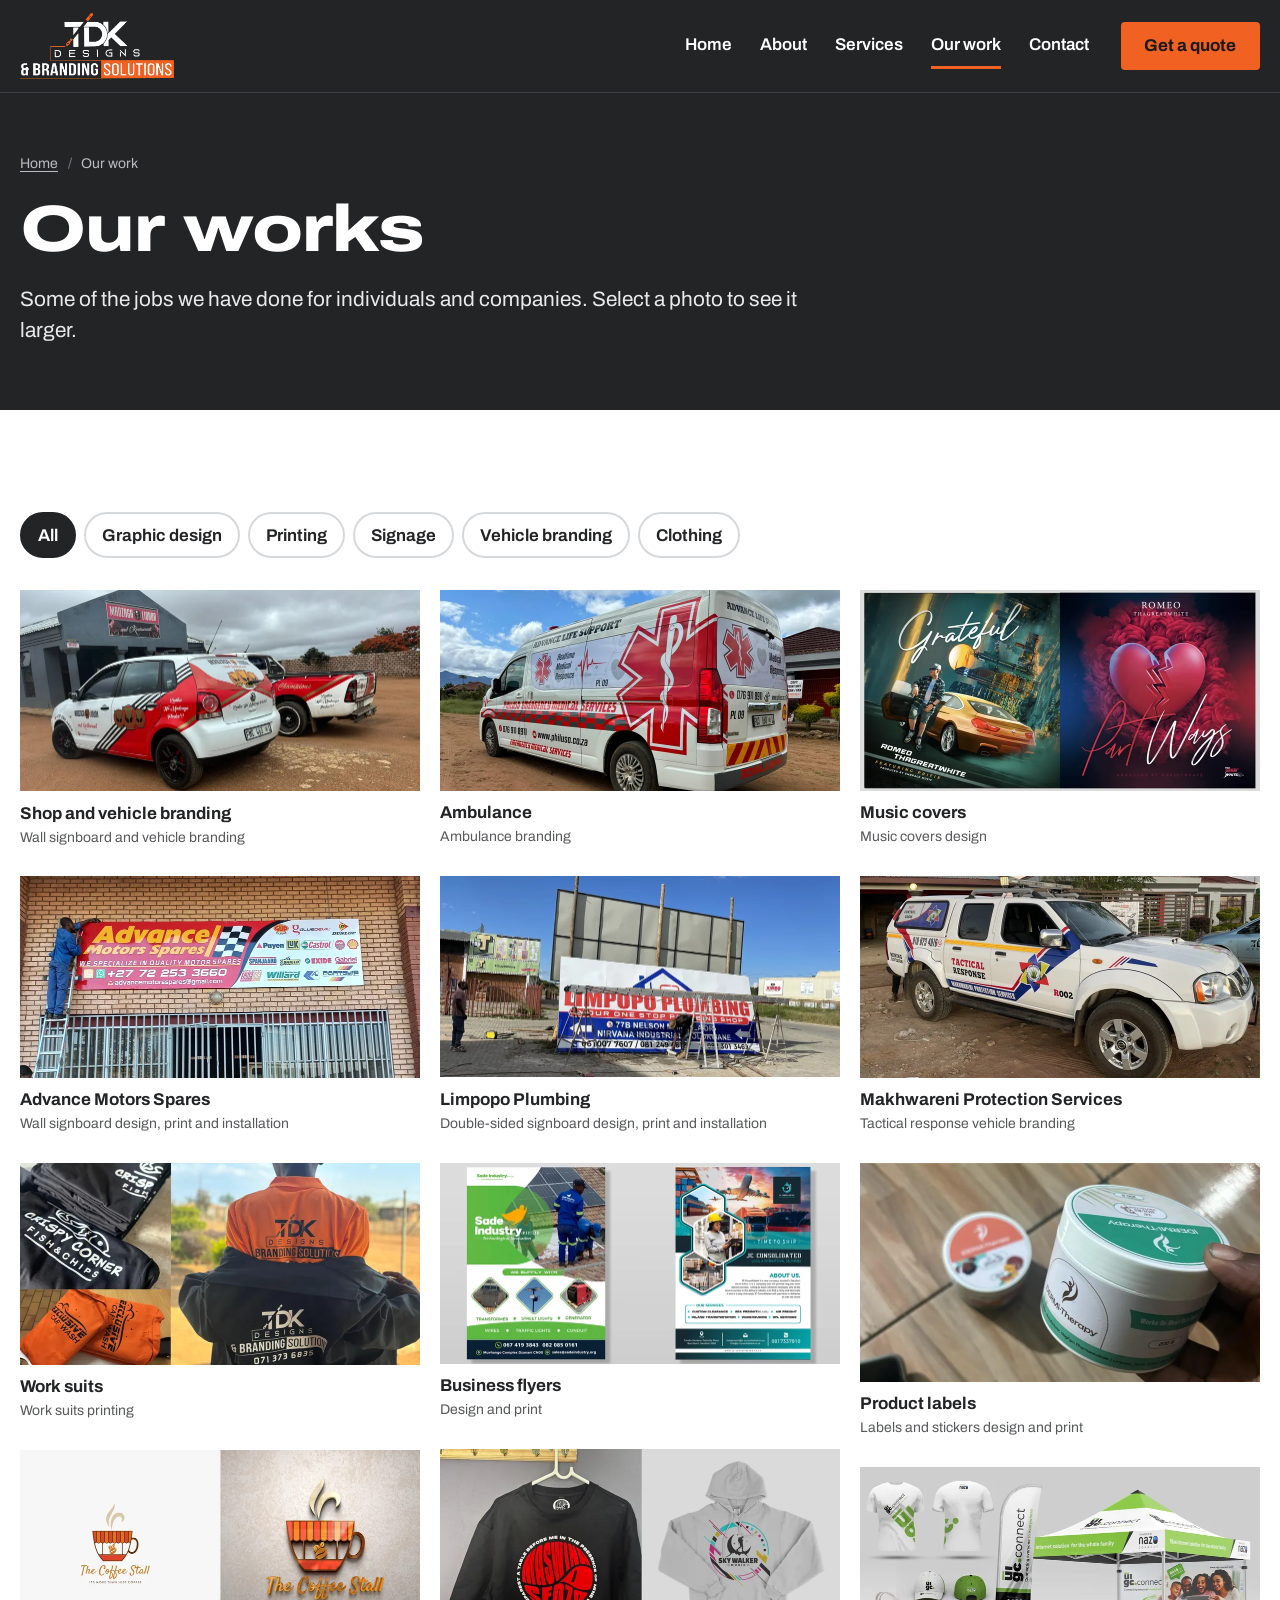
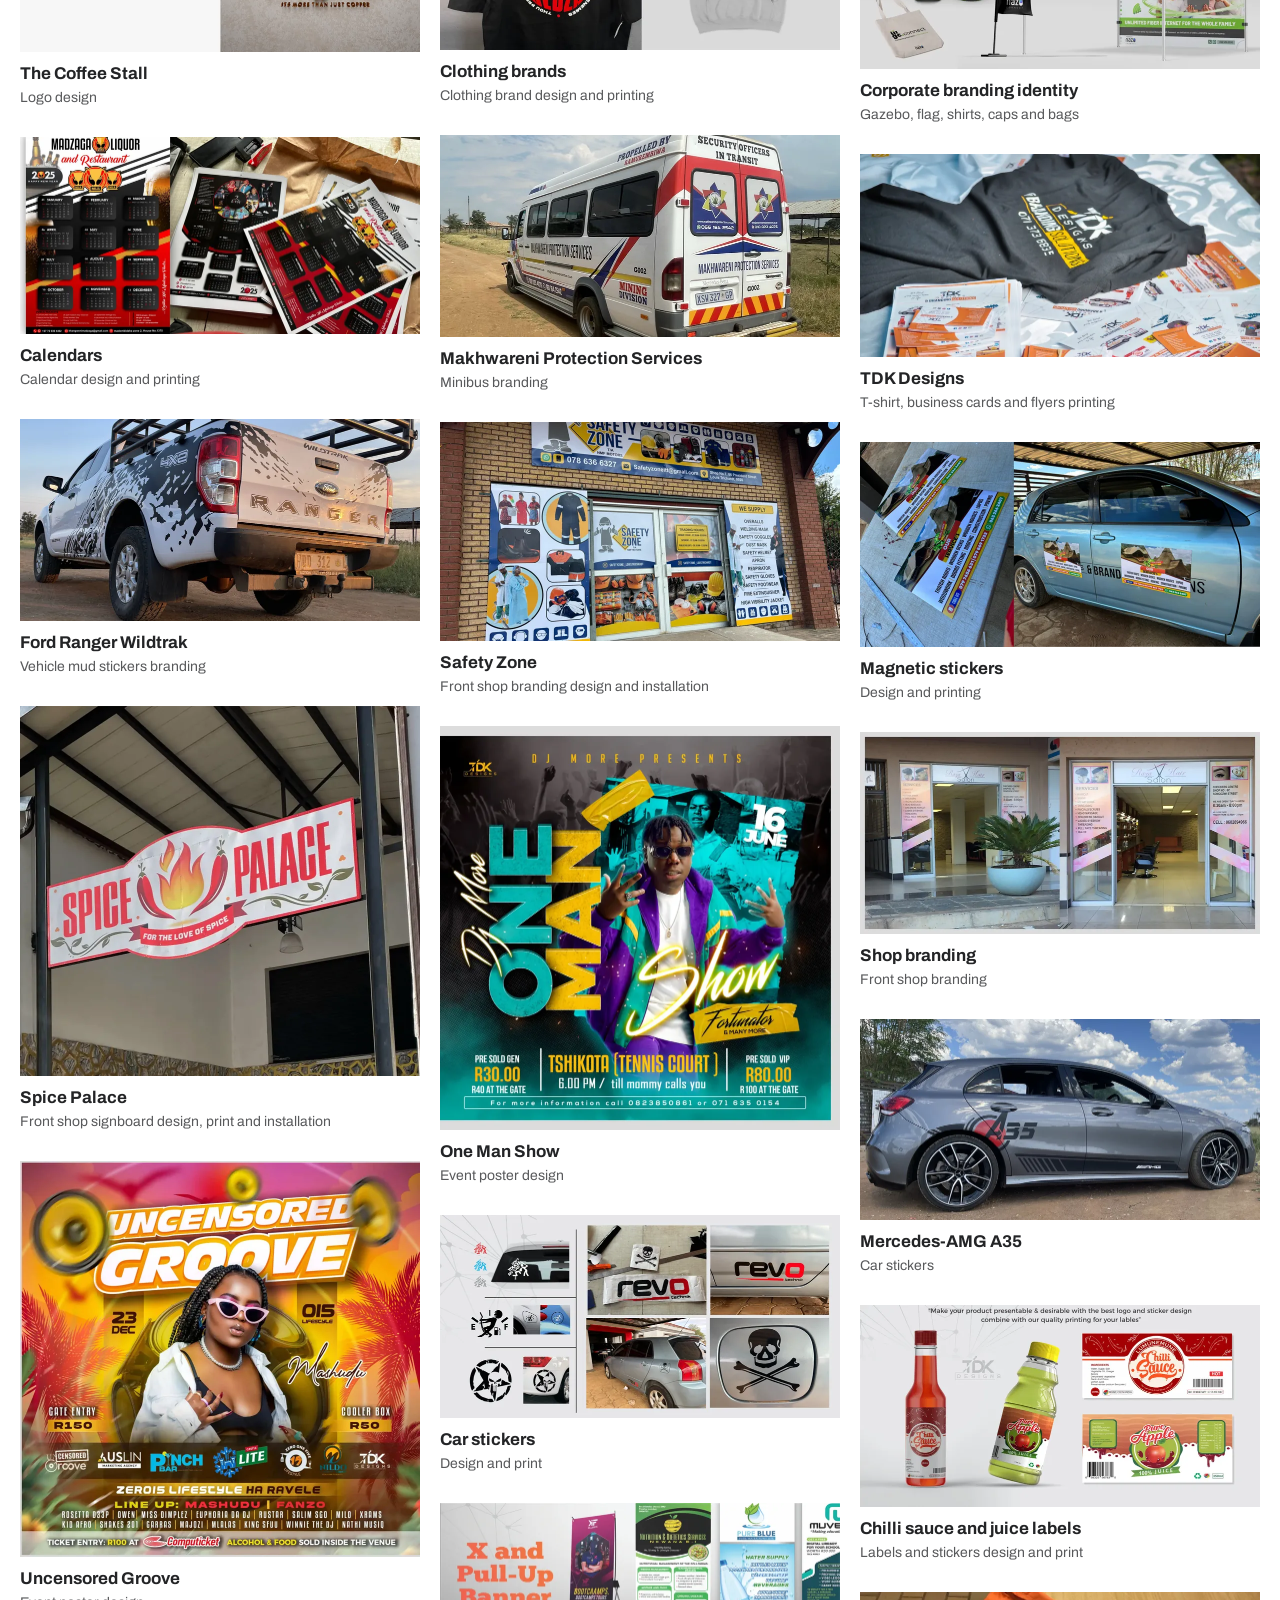
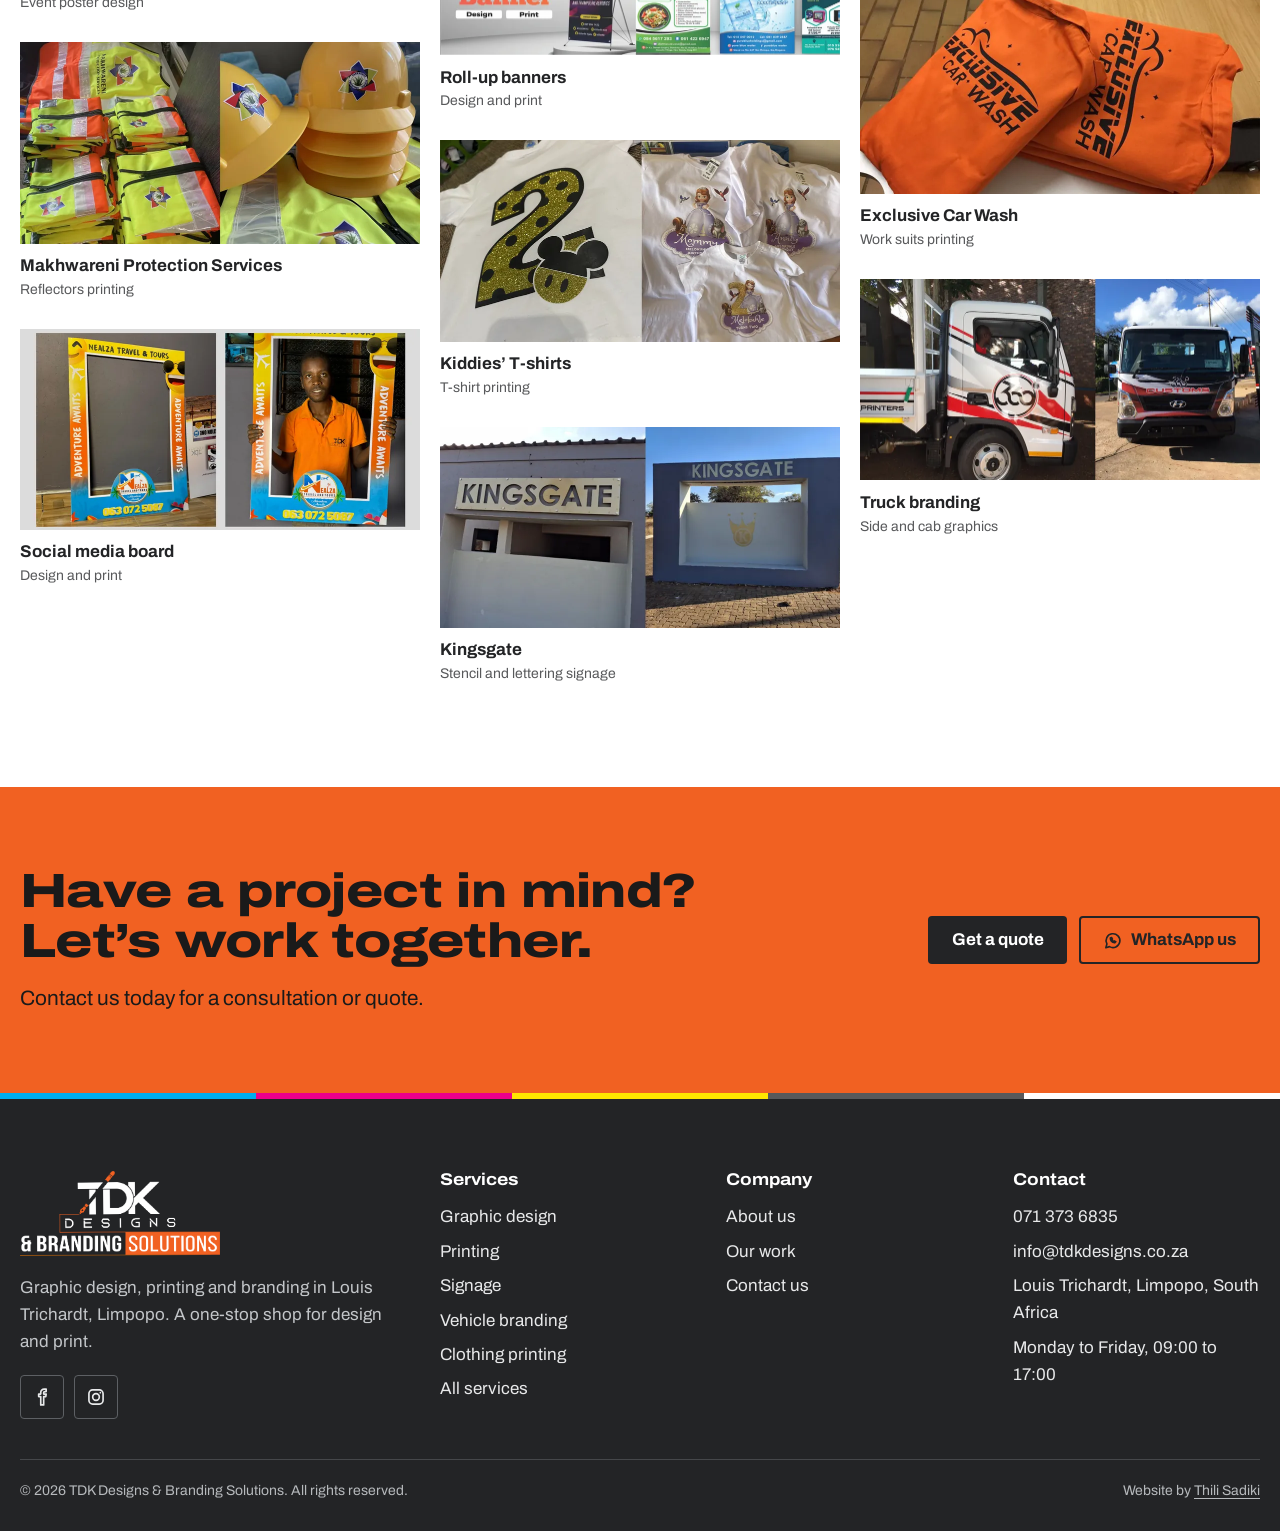
<file: work.html>
<!doctype html>
<html lang="en-ZA">
<head>
<meta charset="utf-8">

<meta name="viewport" content="width=device-width, initial-scale=1">
<title>Our work | TDK Designs and Branding Solutions</title>
<meta name="description" content="Logo designs, printing, signboards, vehicle branding and clothing printing by TDK Designs in Louis Trichardt, Limpopo.">
<meta property="og:type" content="website">
<meta property="og:site_name" content="TDK Designs &amp; Branding Solutions">
<meta property="og:title" content="Our work | TDK Designs and Branding Solutions">
<meta property="og:description" content="Logo designs, printing, signboards, vehicle branding and clothing printing by TDK Designs in Louis Trichardt, Limpopo.">
<meta name="theme-color" content="#f16122">
<link rel="icon" href="assets/img/brand/favicon.svg" type="image/svg+xml">
<link rel="preload" href="assets/fonts/archivo-variable.woff2" as="font" type="font/woff2" crossorigin>
<link rel="stylesheet" href="assets/css/site.css">
<script>if("IntersectionObserver" in window)document.documentElement.classList.add("js")</script>
</head>
<body>
<a class="skip" href="#main">Skip to content</a>
<header class="site-header on-dark">
  <div class="wrap site-header__in">
    <a class="brand" href="index.html" aria-label="TDK Designs and Branding Solutions home">
      <img src="assets/img/brand/tdk-designs-logo-white.png" width="1209" height="514" alt="TDK Designs &amp; Branding Solutions">
    </a>
    <button class="nav-toggle" type="button" aria-expanded="false" aria-controls="site-nav">
      <span class="nav-toggle__bars" aria-hidden="true"></span>Menu
    </button>
    <nav id="site-nav" class="site-nav" aria-label="Main">
      <ul><li><a href="index.html">Home</a></li><li><a href="about.html">About</a></li><li><a href="services.html">Services</a></li><li><a href="work.html" aria-current="page">Our work</a></li><li><a href="contact.html">Contact</a></li></ul>
      <a class="btn btn--primary" href="contact.html#quote">Get a quote</a>
    </nav>
  </div>
  <span class="progress" aria-hidden="true"></span>
</header>
<main id="main">
<section class="pagehead on-dark">
  <div class="wrap pagehead__in">
    <div>
      <nav aria-label="Breadcrumb"><ol class="crumbs"><li><a href="index.html">Home</a></li><li aria-current="page">Our work</li></ol></nav>
      <h1>Our works</h1>
      <p class="lead">Some of the jobs we have done for individuals and companies. Select a photo to see it larger.</p>
      
    </div>
    
  </div>
</section>

<section class="section" aria-labelledby="work-all">
  <div class="wrap">
    <h2 class="sr" id="work-all">All work</h2>
    <div class="filters" role="group" aria-label="Show work by type"><button class="filter" type="button" data-filter="all" aria-pressed="true">All</button><button class="filter" type="button" data-filter="design" aria-pressed="false">Graphic design</button><button class="filter" type="button" data-filter="print" aria-pressed="false">Printing</button><button class="filter" type="button" data-filter="signage" aria-pressed="false">Signage</button><button class="filter" type="button" data-filter="vehicles" aria-pressed="false">Vehicle branding</button><button class="filter" type="button" data-filter="clothing" aria-pressed="false">Clothing</button></div>
    <div class="gallery">
      <figure class="gallery__item" data-cat="vehicles"><a href="assets/img/work/polo-and-signboard-1600.webp" data-lightbox data-title="Shop and vehicle branding" data-kind="Wall signboard and vehicle branding"><img src="assets/img/work/polo-and-signboard-800.webp" srcset="assets/img/work/polo-and-signboard-800.webp 800w, assets/img/work/polo-and-signboard-1600.webp 1600w" sizes="(min-width: 60em) 33vw, (min-width: 40em) 50vw, 100vw" width="800" height="403" alt="Branded white hatchback and bakkie parked in front of a shop with a matching wall signboard" loading="lazy" decoding="async"></a><figcaption class="caption"><strong>Shop and vehicle branding</strong><span>Wall signboard and vehicle branding</span></figcaption></figure><figure class="gallery__item" data-cat="signage"><a href="assets/img/work/advance-motors-sign-1600.webp" data-lightbox data-title="Advance Motors Spares" data-kind="Wall signboard design, print and installation"><img src="assets/img/work/advance-motors-sign-800.webp" srcset="assets/img/work/advance-motors-sign-800.webp 800w, assets/img/work/advance-motors-sign-1600.webp 1600w" sizes="(min-width: 60em) 33vw, (min-width: 40em) 50vw, 100vw" width="800" height="403" alt="Installer on a ladder fitting a wide Advance Motors Spares signboard to a brick shopfront" loading="lazy" decoding="async"></a><figcaption class="caption"><strong>Advance Motors Spares</strong><span>Wall signboard design, print and installation</span></figcaption></figure><figure class="gallery__item" data-cat="clothing"><a href="assets/img/work/work-suits-1600.webp" data-lightbox data-title="Work suits" data-kind="Work suits printing"><img src="assets/img/work/work-suits-800.webp" srcset="assets/img/work/work-suits-800.webp 800w, assets/img/work/work-suits-1600.webp 1600w" sizes="(min-width: 60em) 33vw, (min-width: 40em) 50vw, 100vw" width="800" height="404" alt="Printed work suits, including an orange and black TDK Designs jacket seen from the back" loading="lazy" decoding="async"></a><figcaption class="caption"><strong>Work suits</strong><span>Work suits printing</span></figcaption></figure><figure class="gallery__item" data-cat="design"><a href="assets/img/work/coffee-stall-logo-1600.webp" data-lightbox data-title="The Coffee Stall" data-kind="Logo design"><img src="assets/img/work/coffee-stall-logo-800.webp" srcset="assets/img/work/coffee-stall-logo-800.webp 800w, assets/img/work/coffee-stall-logo-1600.webp 1600w" sizes="(min-width: 60em) 33vw, (min-width: 40em) 50vw, 100vw" width="800" height="403" alt="The Coffee Stall logo shown flat and as a 3D sign on a wall" loading="lazy" decoding="async"></a><figcaption class="caption"><strong>The Coffee Stall</strong><span>Logo design</span></figcaption></figure><figure class="gallery__item" data-cat="print"><a href="assets/img/work/calendars-1600.webp" data-lightbox data-title="Calendars" data-kind="Calendar design and printing"><img src="assets/img/work/calendars-800.webp" srcset="assets/img/work/calendars-800.webp 800w, assets/img/work/calendars-1600.webp 1600w" sizes="(min-width: 60em) 33vw, (min-width: 40em) 50vw, 100vw" width="800" height="395" alt="Printed 2025 wall calendars in red and black laid out on a table" loading="lazy" decoding="async"></a><figcaption class="caption"><strong>Calendars</strong><span>Calendar design and printing</span></figcaption></figure><figure class="gallery__item" data-cat="vehicles"><a href="assets/img/work/ranger-wrap-1600.webp" data-lightbox data-title="Ford Ranger Wildtrak" data-kind="Vehicle mud stickers branding"><img src="assets/img/work/ranger-wrap-800.webp" srcset="assets/img/work/ranger-wrap-800.webp 800w, assets/img/work/ranger-wrap-1600.webp 1600w" sizes="(min-width: 60em) 33vw, (min-width: 40em) 50vw, 100vw" width="800" height="403" alt="White Ford Ranger Wildtrak bakkie with black mud-splash stickers along the side and tailgate" loading="lazy" decoding="async"></a><figcaption class="caption"><strong>Ford Ranger Wildtrak</strong><span>Vehicle mud stickers branding</span></figcaption></figure><figure class="gallery__item" data-cat="signage"><a href="assets/img/work/spice-palace-sign-1600.webp" data-lightbox data-title="Spice Palace" data-kind="Front shop signboard design, print and installation"><img src="assets/img/work/spice-palace-sign-800.webp" srcset="assets/img/work/spice-palace-sign-800.webp 800w, assets/img/work/spice-palace-sign-1600.webp 1600w" sizes="(min-width: 60em) 33vw, (min-width: 40em) 50vw, 100vw" width="800" height="740" alt="Shaped red and white Spice Palace signboard with a flame logo mounted on a building" loading="lazy" decoding="async"></a><figcaption class="caption"><strong>Spice Palace</strong><span>Front shop signboard design, print and installation</span></figcaption></figure><figure class="gallery__item" data-cat="design"><a href="assets/img/work/uncensored-groove-poster-1600.webp" data-lightbox data-title="Uncensored Groove" data-kind="Event poster design"><img src="assets/img/work/uncensored-groove-poster-800.webp" srcset="assets/img/work/uncensored-groove-poster-800.webp 800w, assets/img/work/uncensored-groove-poster-1600.webp 1600w" sizes="(min-width: 60em) 33vw, (min-width: 40em) 50vw, 100vw" width="800" height="792" alt="Colourful event poster for Uncensored Groove with speakers, palm leaves and the line-up" loading="lazy" decoding="async"></a><figcaption class="caption"><strong>Uncensored Groove</strong><span>Event poster design</span></figcaption></figure><figure class="gallery__item" data-cat="clothing"><a href="assets/img/work/reflector-vests-1600.webp" data-lightbox data-title="Makhwareni Protection Services" data-kind="Reflectors printing"><img src="assets/img/work/reflector-vests-800.webp" srcset="assets/img/work/reflector-vests-800.webp 800w, assets/img/work/reflector-vests-1600.webp 1600w" sizes="(min-width: 60em) 33vw, (min-width: 40em) 50vw, 100vw" width="800" height="404" alt="Stacks of printed reflective vests beside yellow hard hats carrying the Makhwareni Protection Services logo" loading="lazy" decoding="async"></a><figcaption class="caption"><strong>Makhwareni Protection Services</strong><span>Reflectors printing</span></figcaption></figure><figure class="gallery__item" data-cat="print"><a href="assets/img/work/social-media-board-1600.webp" data-lightbox data-title="Social media board" data-kind="Design and print"><img src="assets/img/work/social-media-board-800.webp" srcset="assets/img/work/social-media-board-800.webp 800w, assets/img/work/social-media-board-1600.webp 1600w" sizes="(min-width: 60em) 33vw, (min-width: 40em) 50vw, 100vw" width="800" height="402" alt="Large printed selfie frame for a travel company, shown empty and with a person posing in it" loading="lazy" decoding="async"></a><figcaption class="caption"><strong>Social media board</strong><span>Design and print</span></figcaption></figure><figure class="gallery__item" data-cat="vehicles"><a href="assets/img/work/ambulance-1600.webp" data-lightbox data-title="Ambulance" data-kind="Ambulance branding"><img src="assets/img/work/ambulance-800.webp" srcset="assets/img/work/ambulance-800.webp 800w, assets/img/work/ambulance-1600.webp 1600w" sizes="(min-width: 60em) 33vw, (min-width: 40em) 50vw, 100vw" width="800" height="402" alt="White ambulance with red medical services branding along the side" loading="lazy" decoding="async"></a><figcaption class="caption"><strong>Ambulance</strong><span>Ambulance branding</span></figcaption></figure><figure class="gallery__item" data-cat="signage"><a href="assets/img/work/limpopo-plumbing-sign-1600.webp" data-lightbox data-title="Limpopo Plumbing" data-kind="Double-sided signboard design, print and installation"><img src="assets/img/work/limpopo-plumbing-sign-800.webp" srcset="assets/img/work/limpopo-plumbing-sign-800.webp 800w, assets/img/work/limpopo-plumbing-sign-1600.webp 1600w" sizes="(min-width: 60em) 33vw, (min-width: 40em) 50vw, 100vw" width="800" height="403" alt="Large Limpopo Plumbing signboard being installed at the roadside under a blue sky" loading="lazy" decoding="async"></a><figcaption class="caption"><strong>Limpopo Plumbing</strong><span>Double-sided signboard design, print and installation</span></figcaption></figure><figure class="gallery__item" data-cat="print"><a href="assets/img/work/business-flyers-1600.webp" data-lightbox data-title="Business flyers" data-kind="Design and print"><img src="assets/img/work/business-flyers-800.webp" srcset="assets/img/work/business-flyers-800.webp 800w, assets/img/work/business-flyers-1600.webp 1600w" sizes="(min-width: 60em) 33vw, (min-width: 40em) 50vw, 100vw" width="800" height="403" alt="Two printed business flyers, one green and one teal, with photos and service lists" loading="lazy" decoding="async"></a><figcaption class="caption"><strong>Business flyers</strong><span>Design and print</span></figcaption></figure><figure class="gallery__item" data-cat="clothing"><a href="assets/img/work/clothing-brand-1600.webp" data-lightbox data-title="Clothing brands" data-kind="Clothing brand design and printing"><img src="assets/img/work/clothing-brand-800.webp" srcset="assets/img/work/clothing-brand-800.webp 800w, assets/img/work/clothing-brand-1600.webp 1600w" sizes="(min-width: 60em) 33vw, (min-width: 40em) 50vw, 100vw" width="800" height="402" alt="Black T-shirt with a red circular print beside a grey hoodie with a round logo" loading="lazy" decoding="async"></a><figcaption class="caption"><strong>Clothing brands</strong><span>Clothing brand design and printing</span></figcaption></figure><figure class="gallery__item" data-cat="vehicles"><a href="assets/img/work/makhwareni-minibus-1600.webp" data-lightbox data-title="Makhwareni Protection Services" data-kind="Minibus branding"><img src="assets/img/work/makhwareni-minibus-800.webp" srcset="assets/img/work/makhwareni-minibus-800.webp 800w, assets/img/work/makhwareni-minibus-1600.webp 1600w" sizes="(min-width: 60em) 33vw, (min-width: 40em) 50vw, 100vw" width="800" height="403" alt="White minibus with red, blue and yellow security branding for Makhwareni Protection Services" loading="lazy" decoding="async"></a><figcaption class="caption"><strong>Makhwareni Protection Services</strong><span>Minibus branding</span></figcaption></figure><figure class="gallery__item" data-cat="signage"><a href="assets/img/work/safety-zone-shopfront-1600.webp" data-lightbox data-title="Safety Zone" data-kind="Front shop branding design and installation"><img src="assets/img/work/safety-zone-shopfront-800.webp" srcset="assets/img/work/safety-zone-shopfront-800.webp 800w, assets/img/work/safety-zone-shopfront-1600.webp 1600w" sizes="(min-width: 60em) 33vw, (min-width: 40em) 50vw, 100vw" width="800" height="438" alt="Safety Zone shopfront with product graphics covering the windows and a signboard above" loading="lazy" decoding="async"></a><figcaption class="caption"><strong>Safety Zone</strong><span>Front shop branding design and installation</span></figcaption></figure><figure class="gallery__item" data-cat="design"><a href="assets/img/work/one-man-show-poster-1600.webp" data-lightbox data-title="One Man Show" data-kind="Event poster design"><img src="assets/img/work/one-man-show-poster-800.webp" srcset="assets/img/work/one-man-show-poster-800.webp 800w, assets/img/work/one-man-show-poster-1600.webp 1600w" sizes="(min-width: 60em) 33vw, (min-width: 40em) 50vw, 100vw" width="800" height="809" alt="Teal and purple poster for a One Man Show event with the date, venue and ticket prices" loading="lazy" decoding="async"></a><figcaption class="caption"><strong>One Man Show</strong><span>Event poster design</span></figcaption></figure><figure class="gallery__item" data-cat="vehicles"><a href="assets/img/work/car-stickers-1600.webp" data-lightbox data-title="Car stickers" data-kind="Design and print"><img src="assets/img/work/car-stickers-800.webp" srcset="assets/img/work/car-stickers-800.webp 800w, assets/img/work/car-stickers-1600.webp 1600w" sizes="(min-width: 60em) 33vw, (min-width: 40em) 50vw, 100vw" width="800" height="405" alt="Collage of cut vinyl car stickers on windows and bodywork" loading="lazy" decoding="async"></a><figcaption class="caption"><strong>Car stickers</strong><span>Design and print</span></figcaption></figure><figure class="gallery__item" data-cat="print"><a href="assets/img/work/pull-up-banners-1600.webp" data-lightbox data-title="Roll-up banners" data-kind="Design and print"><img src="assets/img/work/pull-up-banners-800.webp" srcset="assets/img/work/pull-up-banners-800.webp 800w, assets/img/work/pull-up-banners-1600.webp 1600w" sizes="(min-width: 60em) 33vw, (min-width: 40em) 50vw, 100vw" width="800" height="305" alt="Promotional graphic showing several roll-up and X-banner designs" loading="lazy" decoding="async"></a><figcaption class="caption"><strong>Roll-up banners</strong><span>Design and print</span></figcaption></figure><figure class="gallery__item" data-cat="clothing"><a href="assets/img/work/kiddies-tshirts-1600.webp" data-lightbox data-title="Kiddies’ T-shirts" data-kind="T-shirt printing"><img src="assets/img/work/kiddies-tshirts-800.webp" srcset="assets/img/work/kiddies-tshirts-800.webp 800w, assets/img/work/kiddies-tshirts-1600.webp 1600w" sizes="(min-width: 60em) 33vw, (min-width: 40em) 50vw, 100vw" width="800" height="403" alt="White children’s birthday T-shirts printed with a gold glitter number two and cartoon characters" loading="lazy" decoding="async"></a><figcaption class="caption"><strong>Kiddies’ T-shirts</strong><span>T-shirt printing</span></figcaption></figure><figure class="gallery__item" data-cat="signage"><a href="assets/img/work/kingsgate-lettering-1600.webp" data-lightbox data-title="Kingsgate" data-kind="Stencil and lettering signage"><img src="assets/img/work/kingsgate-lettering-800.webp" srcset="assets/img/work/kingsgate-lettering-800.webp 800w, assets/img/work/kingsgate-lettering-1600.webp 1600w" sizes="(min-width: 60em) 33vw, (min-width: 40em) 50vw, 100vw" width="800" height="402" alt="Kingsgate entrance wall with raised lettering, shown in grey and in blue" loading="lazy" decoding="async"></a><figcaption class="caption"><strong>Kingsgate</strong><span>Stencil and lettering signage</span></figcaption></figure><figure class="gallery__item" data-cat="design"><a href="assets/img/work/music-covers-1600.webp" data-lightbox data-title="Music covers" data-kind="Music covers design"><img src="assets/img/work/music-covers-800.webp" srcset="assets/img/work/music-covers-800.webp 800w, assets/img/work/music-covers-1600.webp 1600w" sizes="(min-width: 60em) 33vw, (min-width: 40em) 50vw, 100vw" width="800" height="402" alt="Two music cover designs side by side, titled Grateful and Part Ways" loading="lazy" decoding="async"></a><figcaption class="caption"><strong>Music covers</strong><span>Music covers design</span></figcaption></figure><figure class="gallery__item" data-cat="vehicles"><a href="assets/img/work/makhwareni-bakkie-1600.webp" data-lightbox data-title="Makhwareni Protection Services" data-kind="Tactical response vehicle branding"><img src="assets/img/work/makhwareni-bakkie-800.webp" srcset="assets/img/work/makhwareni-bakkie-800.webp 800w, assets/img/work/makhwareni-bakkie-1600.webp 1600w" sizes="(min-width: 60em) 33vw, (min-width: 40em) 50vw, 100vw" width="800" height="404" alt="White double-cab bakkie with tactical response branding in red, blue and yellow" loading="lazy" decoding="async"></a><figcaption class="caption"><strong>Makhwareni Protection Services</strong><span>Tactical response vehicle branding</span></figcaption></figure><figure class="gallery__item" data-cat="print"><a href="assets/img/work/jar-labels-1600.webp" data-lightbox data-title="Product labels" data-kind="Labels and stickers design and print"><img src="assets/img/work/jar-labels-800.webp" srcset="assets/img/work/jar-labels-800.webp 800w, assets/img/work/jar-labels-1600.webp 1600w" sizes="(min-width: 60em) 33vw, (min-width: 40em) 50vw, 100vw" width="800" height="438" alt="Hand holding two tubs with round printed product labels" loading="lazy" decoding="async"></a><figcaption class="caption"><strong>Product labels</strong><span>Labels and stickers design and print</span></figcaption></figure><figure class="gallery__item" data-cat="design"><a href="assets/img/work/corporate-branding-kit-1600.webp" data-lightbox data-title="Corporate branding identity" data-kind="Gazebo, flag, shirts, caps and bags"><img src="assets/img/work/corporate-branding-kit-800.webp" srcset="assets/img/work/corporate-branding-kit-800.webp 800w, assets/img/work/corporate-branding-kit-1600.webp 1600w" sizes="(min-width: 60em) 33vw, (min-width: 40em) 50vw, 100vw" width="800" height="403" alt="Branded gazebo, feather flag, T-shirts, caps and tote bag in green and white" loading="lazy" decoding="async"></a><figcaption class="caption"><strong>Corporate branding identity</strong><span>Gazebo, flag, shirts, caps and bags</span></figcaption></figure><figure class="gallery__item" data-cat="clothing"><a href="assets/img/work/tdk-tshirt-1600.webp" data-lightbox data-title="TDK Designs" data-kind="T-shirt, business cards and flyers printing"><img src="assets/img/work/tdk-tshirt-800.webp" srcset="assets/img/work/tdk-tshirt-800.webp 800w, assets/img/work/tdk-tshirt-1600.webp 1600w" sizes="(min-width: 60em) 33vw, (min-width: 40em) 50vw, 100vw" width="800" height="407" alt="Black T-shirt printed with the TDK Designs logo, lying on printed flyers and business cards" loading="lazy" decoding="async"></a><figcaption class="caption"><strong>TDK Designs</strong><span>T-shirt, business cards and flyers printing</span></figcaption></figure><figure class="gallery__item" data-cat="print"><a href="assets/img/work/magnetic-stickers-1600.webp" data-lightbox data-title="Magnetic stickers" data-kind="Design and printing"><img src="assets/img/work/magnetic-stickers-800.webp" srcset="assets/img/work/magnetic-stickers-800.webp 800w, assets/img/work/magnetic-stickers-1600.webp 1600w" sizes="(min-width: 60em) 33vw, (min-width: 40em) 50vw, 100vw" width="800" height="410" alt="Printed magnetic sign on a table and fitted to the door of a blue car" loading="lazy" decoding="async"></a><figcaption class="caption"><strong>Magnetic stickers</strong><span>Design and printing</span></figcaption></figure><figure class="gallery__item" data-cat="signage"><a href="assets/img/work/salon-shopfront-1600.webp" data-lightbox data-title="Shop branding" data-kind="Front shop branding"><img src="assets/img/work/salon-shopfront-800.webp" srcset="assets/img/work/salon-shopfront-800.webp 800w, assets/img/work/salon-shopfront-1600.webp 1600w" sizes="(min-width: 60em) 33vw, (min-width: 40em) 50vw, 100vw" width="800" height="403" alt="Salon entrance with printed vinyl panels on the glass either side of the door" loading="lazy" decoding="async"></a><figcaption class="caption"><strong>Shop branding</strong><span>Front shop branding</span></figcaption></figure><figure class="gallery__item" data-cat="vehicles"><a href="assets/img/work/a35-stripes-1600.webp" data-lightbox data-title="Mercedes-AMG A35" data-kind="Car stickers"><img src="assets/img/work/a35-stripes-800.webp" srcset="assets/img/work/a35-stripes-800.webp 800w, assets/img/work/a35-stripes-1600.webp 1600w" sizes="(min-width: 60em) 33vw, (min-width: 40em) 50vw, 100vw" width="800" height="403" alt="Grey Mercedes-AMG A35 hatchback with dark side stripe stickers" loading="lazy" decoding="async"></a><figcaption class="caption"><strong>Mercedes-AMG A35</strong><span>Car stickers</span></figcaption></figure><figure class="gallery__item" data-cat="print"><a href="assets/img/work/sauce-labels-1600.webp" data-lightbox data-title="Chilli sauce and juice labels" data-kind="Labels and stickers design and print"><img src="assets/img/work/sauce-labels-800.webp" srcset="assets/img/work/sauce-labels-800.webp 800w, assets/img/work/sauce-labels-1600.webp 1600w" sizes="(min-width: 60em) 33vw, (min-width: 40em) 50vw, 100vw" width="800" height="403" alt="Bottles of chilli sauce and apple juice shown with their printed label designs" loading="lazy" decoding="async"></a><figcaption class="caption"><strong>Chilli sauce and juice labels</strong><span>Labels and stickers design and print</span></figcaption></figure><figure class="gallery__item" data-cat="clothing"><a href="assets/img/work/car-wash-workwear-1600.webp" data-lightbox data-title="Exclusive Car Wash" data-kind="Work suits printing"><img src="assets/img/work/car-wash-workwear-800.webp" srcset="assets/img/work/car-wash-workwear-800.webp 800w, assets/img/work/car-wash-workwear-1600.webp 1600w" sizes="(min-width: 60em) 33vw, (min-width: 40em) 50vw, 100vw" width="800" height="404" alt="Folded orange workwear printed with the Exclusive Car Wash logo in black" loading="lazy" decoding="async"></a><figcaption class="caption"><strong>Exclusive Car Wash</strong><span>Work suits printing</span></figcaption></figure><figure class="gallery__item" data-cat="vehicles"><a href="assets/img/work/truck-branding-1600.webp" data-lightbox data-title="Truck branding" data-kind="Side and cab graphics"><img src="assets/img/work/truck-branding-800.webp" srcset="assets/img/work/truck-branding-800.webp 800w, assets/img/work/truck-branding-1600.webp 1600w" sizes="(min-width: 60em) 33vw, (min-width: 40em) 50vw, 100vw" width="800" height="403" alt="Hyundai truck with red, white and black branding, shown from the side and from the front" loading="lazy" decoding="async"></a><figcaption class="caption"><strong>Truck branding</strong><span>Side and cab graphics</span></figcaption></figure>
    </div>
  </div>
</section>

</main>
<section class="cta on-orange" aria-labelledby="cta-title">
  <div class="wrap cta__in">
    <div>
      <h2 id="cta-title">Have a project in mind? Let’s work together.</h2>
      <p>Contact us today for a consultation or quote.</p>
    </div>
    <div class="btn-row">
      <a class="btn btn--dark" href="contact.html#quote">Get a quote</a>
      <a class="btn btn--outline-dark" href="https://wa.me/27713736835?text=Hi%20TDK%20Designs%2C%20I%20would%20like%20a%20quote." target="_blank" rel="noopener"><svg viewBox="0 0 24 24" fill="none" stroke="currentColor" stroke-width="2" stroke-linecap="round" stroke-linejoin="round" aria-hidden="true"><path d="M3.5 20.5l1.3-4.6A8.5 8.5 0 1 1 8 19.2z"/><path d="M9 8.5c0 3 2.5 5.5 5.5 6l1.2-1.4-2-1-.8.8c-.9-.4-1.7-1.2-2.1-2.1l.8-.8-1-2z"/></svg>WhatsApp us</a>
    </div>
  </div>
</section>
<footer class="site-footer on-dark">
  <span class="colourbar" aria-hidden="true"><i></i><i></i><i></i><i></i><i></i></span>
  <div class="wrap site-footer__in">
    <div class="site-footer__brand">
      <img src="assets/img/brand/tdk-designs-logo-white.png" width="1209" height="514" alt="TDK Designs &amp; Branding Solutions" loading="lazy">
      <p>Graphic design, printing and branding in Louis Trichardt, Limpopo. A one-stop shop for design and print.</p>
      <div class="social">
        <a href="https://web.facebook.com/thinah.mudimeli" target="_blank" rel="noopener" aria-label="TDK Designs on Facebook"><svg viewBox="0 0 24 24" fill="none" stroke="currentColor" stroke-width="2" stroke-linecap="round" stroke-linejoin="round" aria-hidden="true"><path d="M14 8.5V7a1.5 1.5 0 0 1 1.5-1.5H17V2.5h-2.5a4 4 0 0 0-4 4v2H8v3h2.5v10H14v-10h2.5l.5-3z"/></svg></a>
        <a href="https://www.instagram.com/tdkdesigns92" target="_blank" rel="noopener" aria-label="TDK Designs on Instagram"><svg viewBox="0 0 24 24" fill="none" stroke="currentColor" stroke-width="2" stroke-linecap="round" stroke-linejoin="round" aria-hidden="true"><rect x="3.5" y="3.5" width="17" height="17" rx="4.5"/><circle cx="12" cy="12" r="4"/><path d="M17.2 6.8h.01"/></svg></a>
      </div>
    </div>
    <nav aria-label="Services">
      <h2>Services</h2>
      <ul><li><a href="posters.html">Graphic design</a></li><li><a href="printing.html">Printing</a></li><li><a href="signboards-branding.html">Signage</a></li><li><a href="vehicle-branding.html">Vehicle branding</a></li><li><a href="cloth-print.html">Clothing printing</a></li><li><a href="services.html">All services</a></li></ul>
    </nav>
    <nav aria-label="Company">
      <h2>Company</h2>
      <ul>
        <li><a href="about.html">About us</a></li>
        <li><a href="work.html">Our work</a></li>
        <li><a href="contact.html">Contact us</a></li>
      </ul>
    </nav>
    <div>
      <h2>Contact</h2>
      <ul>
        <li><a href="tel:+27713736835">071 373 6835</a></li>
        <li><a href="mailto:info@tdkdesigns.co.za">info@tdkdesigns.co.za</a></li>
        <li>Louis Trichardt, Limpopo, South Africa</li>
        <li>Monday to Friday, 09:00 to 17:00</li>
      </ul>
    </div>
  </div>
  <div class="wrap site-footer__base">
    <p>© <span data-year>2026</span> TDK Designs &amp; Branding Solutions. All rights reserved.</p>
    <p>Website by <a href="https://thilisadiki.dev" target="_blank" rel="noopener">Thili Sadiki</a></p>
  </div>
</footer>
<script src="assets/js/site.js" defer></script>
</body>
</html>
</file>
<file: assets/css/site.css>
/* TDK Designs & Branding Solutions
   One stylesheet for the whole site. Colours and type sizes are set as
   variables at the top so they can be changed in one place. */

@font-face {
  font-family: "Archivo";
  src: url("../fonts/archivo-variable.woff2") format("woff2");
  font-weight: 100 900;
  font-stretch: 62% 125%;
  font-style: normal;
  font-display: swap;
}

:root {
  /* Brand colours, sampled from the TDK logo */
  --orange: #f16122;
  --orange-ink: #b23c08;      /* orange dark enough for text on white */
  --charcoal: #58595b;
  --ink: #232426;
  --paper: #ffffff;
  --mat: #eef0f1;             /* cool grey, like a cutting mat */
  --line: #d6d9dc;

  /* Process colours: used only in the printer's colour bar */
  --cyan: #00aeef;
  --magenta: #ec008c;
  --yellow: #ffe600;

  --step--1: 0.875rem;
  --step-0: 1.0625rem;
  --step-1: 1.3rem;
  --step-2: clamp(1.5rem, 1.2rem + 1.2vw, 1.9rem);
  --step-3: clamp(1.9rem, 1.3rem + 2.4vw, 3rem);
  --step-4: clamp(2.35rem, 1.1rem + 5.4vw, 5.4rem);

  --wrap: 78rem;
  --gutter: 1.25rem;
  --radius: 4px;
}

*,
*::before,
*::after { box-sizing: border-box; }

html {
  -webkit-text-size-adjust: 100%;
  text-size-adjust: 100%;
  scroll-behavior: smooth;
  scroll-padding-top: 5.5rem;
}

body {
  margin: 0;
  font-family: "Archivo", system-ui, -apple-system, "Segoe UI", Roboto, Arial, sans-serif;
  font-size: var(--step-0);
  line-height: 1.6;
  color: var(--ink);
  background: var(--paper);
  -webkit-font-smoothing: antialiased;
}

img, video, iframe { display: block; max-width: 100%; }
img { height: auto; }

h1, h2, h3, h4, p, ul, ol, dl, dd, figure { margin: 0; }
ul, ol { padding: 0; list-style: none; }

a { color: inherit; }

:focus-visible {
  outline: 3px solid var(--ink);
  outline-offset: 3px;
}
.on-dark :focus-visible,
.on-orange :focus-visible { outline-color: #fff; }

.sr {
  position: absolute;
  width: 1px; height: 1px;
  overflow: hidden;
  clip-path: inset(50%);
  white-space: nowrap;
}

.skip {
  position: absolute;
  left: 1rem; top: -4rem;
  z-index: 100;
  padding: 0.6rem 1rem;
  background: var(--ink);
  color: #fff;
  border-radius: var(--radius);
}
.skip:focus { top: 1rem; }

.wrap {
  width: min(100% - (var(--gutter) * 2), var(--wrap));
  margin-inline: auto;
}

/* ---------- Type ---------- */

.display,
h1, h2 {
  font-stretch: 125%;
  font-weight: 800;
  line-height: 1.04;
  letter-spacing: -0.012em;
  text-wrap: balance;
}

h1 { font-size: var(--step-4); }
h2 { font-size: var(--step-3); }

h3 {
  font-size: var(--step-1);
  font-stretch: 112%;
  font-weight: 700;
  line-height: 1.2;
}

.lead {
  font-size: var(--step-1);
  line-height: 1.5;
  max-width: 38em;
}

.prose p { max-width: 66ch; }
.prose p + p { margin-top: 1em; }

.muted { color: var(--charcoal); }

.textlink {
  color: var(--orange-ink);
  font-weight: 650;
  text-decoration: underline;
  text-decoration-thickness: 2px;
  text-underline-offset: 0.22em;
}
.textlink:hover { color: var(--ink); }

/* ---------- Buttons ---------- */

.btn {
  display: inline-flex;
  align-items: center;
  justify-content: center;
  gap: 0.55rem;
  min-height: 3rem;
  padding: 0.7rem 1.35rem;
  border: 2px solid transparent;
  border-radius: var(--radius);
  font: inherit;
  font-weight: 700;
  line-height: 1.1;
  text-decoration: none;
  cursor: pointer;
  transition: background-color 0.15s, color 0.15s, border-color 0.15s;
}
.btn svg { width: 1.15em; height: 1.15em; flex: none; }

.btn--primary { background: var(--orange); color: #1a1a1a; }
.btn--primary:hover { background: var(--ink); color: #fff; }

.btn--outline { border-color: var(--ink); color: var(--ink); background: transparent; }
.btn--outline:hover { background: var(--ink); color: #fff; }

.btn--dark { background: var(--ink); color: #fff; }
.btn--dark:hover { background: #fff; color: var(--ink); }

.btn--outline-dark { border-color: var(--ink); color: var(--ink); background: transparent; }
.btn--outline-dark:hover { background: var(--ink); color: #fff; }

.btn-row { display: flex; flex-wrap: wrap; gap: 0.75rem; }

/* ---------- Header ---------- */

.site-header {
  position: sticky;
  top: 0;
  z-index: 50;
  background: var(--paper);
  border-bottom: 1px solid var(--line);
}

.site-header__in {
  display: flex;
  align-items: center;
  justify-content: space-between;
  gap: 1.5rem;
  min-height: 4.75rem;
}

.brand { display: block; flex: none; }
.brand img { width: auto; height: 3rem; }

.site-nav { display: flex; align-items: center; gap: 2rem; }
.site-nav ul { display: flex; gap: 1.75rem; }
.site-nav li a {
  display: block;
  padding: 0.5rem 0;
  font-weight: 600;
  text-decoration: none;
  border-bottom: 3px solid transparent;
}
.site-nav li a:hover { border-bottom-color: var(--line); }
.site-nav li a[aria-current="page"] { border-bottom-color: var(--orange); }

.nav-toggle {
  display: none;
  align-items: center;
  gap: 0.6rem;
  min-height: 2.75rem;
  padding: 0.4rem 0.8rem;
  border: 2px solid var(--ink);
  border-radius: var(--radius);
  background: none;
  font: inherit;
  font-weight: 700;
  color: var(--ink);
  cursor: pointer;
}
.nav-toggle__bars {
  position: relative;
  width: 1.1rem; height: 2px;
  background: currentColor;
}
.nav-toggle__bars::before,
.nav-toggle__bars::after {
  content: "";
  position: absolute; left: 0;
  width: 100%; height: 2px;
  background: currentColor;
  transition: transform 0.2s;
}
.nav-toggle__bars::before { top: -6px; }
.nav-toggle__bars::after { top: 6px; }
.nav-toggle[aria-expanded="true"] .nav-toggle__bars { background: transparent; }
.nav-toggle[aria-expanded="true"] .nav-toggle__bars::before { transform: translateY(6px) rotate(45deg); }
.nav-toggle[aria-expanded="true"] .nav-toggle__bars::after { transform: translateY(-6px) rotate(-45deg); }

@media (max-width: 60rem) {
  .nav-toggle { display: inline-flex; }
  .site-nav {
    position: absolute;
    left: 0; right: 0; top: 100%;
    display: none;
    flex-direction: column;
    align-items: stretch;
    gap: 1rem;
    padding: 0.5rem var(--gutter) 1.5rem;
    background: var(--paper);
    border-bottom: 1px solid var(--line);
    box-shadow: 0 18px 30px -18px rgba(35, 36, 38, 0.35);
  }
  .site-nav[data-open] { display: flex; }
  .site-nav ul { flex-direction: column; gap: 0; }
  .site-nav li a {
    padding: 0.9rem 0;
    border-bottom: 1px solid var(--line);
    font-size: var(--step-1);
  }
  .site-nav li a[aria-current="page"] { border-bottom-color: var(--line); color: var(--orange-ink); }
}

/* ---------- Sections ---------- */

.section { padding-block: clamp(3.5rem, 8vw, 6.5rem); }
.section--mat { background: var(--mat); }
.section--tight-top { padding-top: 0; }

.section__head {
  display: flex;
  flex-wrap: wrap;
  align-items: end;
  justify-content: space-between;
  gap: 1rem 2rem;
  margin-bottom: clamp(1.75rem, 4vw, 3rem);
}
.section__head p { max-width: 34em; margin-top: 0.9rem; }

/* ---------- Printer's marks (the site's one recurring motif) ---------- */

.cropmarks {
  --cm: 1.5rem;       /* space between the trim edge and the sheet edge */
  --cm-gap: 0.4rem;   /* marks stop this far short of the trim corner */
  --cm-ink: var(--ink);
  position: relative;
  padding: var(--cm);
  background:
    linear-gradient(var(--cm-ink), var(--cm-ink)) var(--cm) 0 / 1px calc(var(--cm) - var(--cm-gap)) no-repeat,
    linear-gradient(var(--cm-ink), var(--cm-ink)) 0 var(--cm) / calc(var(--cm) - var(--cm-gap)) 1px no-repeat,
    linear-gradient(var(--cm-ink), var(--cm-ink)) calc(100% - var(--cm)) 0 / 1px calc(var(--cm) - var(--cm-gap)) no-repeat,
    linear-gradient(var(--cm-ink), var(--cm-ink)) 100% var(--cm) / calc(var(--cm) - var(--cm-gap)) 1px no-repeat,
    linear-gradient(var(--cm-ink), var(--cm-ink)) var(--cm) 100% / 1px calc(var(--cm) - var(--cm-gap)) no-repeat,
    linear-gradient(var(--cm-ink), var(--cm-ink)) 0 calc(100% - var(--cm)) / calc(var(--cm) - var(--cm-gap)) 1px no-repeat,
    linear-gradient(var(--cm-ink), var(--cm-ink)) calc(100% - var(--cm)) 100% / 1px calc(var(--cm) - var(--cm-gap)) no-repeat,
    linear-gradient(var(--cm-ink), var(--cm-ink)) 100% calc(100% - var(--cm)) / calc(var(--cm) - var(--cm-gap)) 1px no-repeat;
}

.colourbar { display: flex; flex: none; }
.colourbar i { display: block; width: 1.1rem; height: 1.1rem; }
.colourbar i:nth-child(1) { background: var(--cyan); }
.colourbar i:nth-child(2) { background: var(--magenta); }
.colourbar i:nth-child(3) { background: var(--yellow); }
.colourbar i:nth-child(4) { background: var(--ink); }
.colourbar i:nth-child(5) { background: var(--orange); }

.regmark { width: 1.25rem; height: 1.25rem; flex: none; color: var(--ink); }

/* ---------- Home hero ---------- */

.hero { padding-block: clamp(2.25rem, 5vw, 4.5rem) clamp(3rem, 6vw, 5rem); overflow: hidden; }

.hero__title {
  max-width: 15.5em;
  animation: register 0.9s cubic-bezier(0.2, 0.7, 0.2, 1) 0.15s both;
}

/* The headline starts out of register, like a misaligned print, then snaps in. */
@keyframes register {
  from {
    text-shadow:
      -0.07em 0 0 var(--cyan),
      0.06em 0.04em 0 var(--magenta),
      0 -0.05em 0 var(--yellow);
  }
  to {
    text-shadow:
      0 0 0 rgba(0, 174, 239, 0),
      0 0 0 rgba(236, 0, 140, 0),
      0 0 0 rgba(255, 230, 0, 0);
  }
}

.hero__grid {
  display: grid;
  grid-template-columns: minmax(0, 4fr) minmax(0, 7fr);
  gap: clamp(1.5rem, 4vw, 4rem);
  align-items: start;
  margin-top: clamp(1.5rem, 3.5vw, 3rem);
}

.hero__lead .btn-row { margin-top: 1.75rem; }

.hero__facts {
  margin-top: 2rem;
  padding-top: 1.25rem;
  border-top: 1px solid var(--line);
  font-size: var(--step--1);
  color: var(--charcoal);
}
.hero__facts a { color: var(--ink); font-weight: 650; }

.proof__trim {
  display: grid;
  grid-template-columns: 1.3fr 1fr;
  gap: 0.5rem;
}

.shot {
  position: relative;
  display: block;
  overflow: hidden;
  background: var(--mat);
  text-decoration: none;
}
.shot--wide { grid-column: 1 / -1; aspect-ratio: 2.3 / 1; }
.shot--half { aspect-ratio: 13 / 8; }
.shot--half + .shot--half { aspect-ratio: 10 / 8; }  /* keeps both halves the same height in a 1.3fr / 1fr grid */
.shot img { width: 100%; height: 100%; object-fit: cover; }
.shot__tag {
  position: absolute;
  left: 0; bottom: 0;
  padding: 0.4rem 0.75rem;
  background: var(--paper);
  color: var(--ink);
  font-size: var(--step--1);
  font-weight: 700;
  line-height: 1.2;
  transition: background-color 0.15s;
}
.shot:hover .shot__tag,
.shot:focus-visible .shot__tag { background: var(--orange); }

.proof__slug {
  display: flex;
  align-items: center;
  gap: 0.9rem;
  padding-inline: 1.5rem;
  font-size: var(--step--1);
  color: var(--charcoal);
}

@media (max-width: 56rem) {
  .hero__grid { grid-template-columns: 1fr; }
  .cropmarks { --cm: 1rem; --cm-gap: 0.3rem; }
  .proof { margin-inline: -0.5rem; }
  .proof__slug { padding-inline: 1rem; }
}

/* ---------- Clients band ---------- */

.clients { background: var(--ink); color: #fff; padding-block: 2.5rem; }
.clients__in {
  display: grid;
  grid-template-columns: minmax(0, 3fr) minmax(0, 9fr);
  gap: 1.5rem 3rem;
  align-items: center;
}
.clients__title {
  font-size: var(--step-0);
  font-stretch: 100%;
  font-weight: 600;
  line-height: 1.35;
  letter-spacing: 0;
}
.clients__list {
  display: flex;
  flex-wrap: wrap;
  align-items: center;
  gap: 1.25rem 2.25rem;
}
.clients__list img { width: auto; height: 2.6rem; border-radius: 2px; }

@media (max-width: 56rem) {
  .clients__in { grid-template-columns: 1fr; }
  .clients__list { gap: 1rem 1.5rem; }
  .clients__list img { height: 2.1rem; }
}

/* ---------- Services list ---------- */

.services { border-bottom: 1px solid var(--line); }

.service {
  position: relative;
  display: grid;
  grid-template-columns: minmax(0, 5fr) minmax(0, 5fr) minmax(0, 3fr);
  gap: 1rem 2.5rem;
  align-items: center;
  padding-block: 1.6rem;
  border-top: 1px solid var(--line);
}
.service__name { font-size: var(--step-2); font-stretch: 125%; font-weight: 800; line-height: 1.1; }
.service__name a { text-decoration: none; }
.service__name a::after { content: ""; position: absolute; inset: 0; }
.service:hover .service__name a { color: var(--orange-ink); }
.service__text { color: var(--charcoal); }
.service__thumb { width: 100%; aspect-ratio: 16 / 9; object-fit: cover; }

@media (max-width: 56rem) {
  .service { grid-template-columns: minmax(0, 1fr) 7.5rem; gap: 0.5rem 1.25rem; }
  .service__name { grid-column: 1; }
  .service__text { grid-column: 1; }
  .service__thumb { grid-column: 2; grid-row: 1 / span 2; aspect-ratio: 1; align-self: start; }
}
@media (max-width: 30rem) {
  .service { grid-template-columns: minmax(0, 1fr) 5.5rem; }
}

/* ---------- Work: mosaic (home) and gallery (inner pages) ---------- */

.mosaic {
  --tile: clamp(13rem, 27vw, 23rem);
  display: grid;
  grid-template-columns: repeat(12, minmax(0, 1fr));
  gap: 1.75rem 1.25rem;
}
.mosaic__item:nth-child(1) { grid-column: span 7; }
.mosaic__item:nth-child(2) { grid-column: span 5; }
.mosaic__item:nth-child(n + 3) { grid-column: span 4; --tile: clamp(11rem, 19vw, 16rem); }

.mosaic__item a { display: block; height: var(--tile); background: var(--mat); overflow: hidden; }
.mosaic__item img { width: 100%; height: 100%; object-fit: cover; }

@media (max-width: 56rem) {
  .mosaic { grid-template-columns: repeat(2, minmax(0, 1fr)); }
  .mosaic__item:nth-child(n) { grid-column: span 1; --tile: clamp(9rem, 40vw, 16rem); }
  .mosaic__item:nth-child(1) { grid-column: span 2; --tile: clamp(12rem, 52vw, 22rem); }
}
@media (max-width: 30rem) {
  .mosaic { grid-template-columns: 1fr; }
  .mosaic__item:nth-child(n) { grid-column: span 1; --tile: 62vw; }
}

.caption { margin-top: 0.7rem; line-height: 1.35; }
.caption strong { display: block; font-weight: 700; }
.caption span { color: var(--charcoal); font-size: var(--step--1); }

.gallery { columns: 3 19rem; column-gap: 1.25rem; }
.gallery__item { break-inside: avoid; margin-bottom: 1.75rem; }
.gallery__item[hidden] { display: none; }
.gallery__item a { display: block; background: var(--mat); cursor: zoom-in; }
.gallery__item img { width: 100%; }

.filters { display: flex; flex-wrap: wrap; gap: 0.5rem; margin-bottom: 2rem; }
.filter {
  min-height: 2.75rem;
  padding: 0.45rem 1rem;
  border: 2px solid var(--line);
  border-radius: 999px;
  background: var(--paper);
  color: var(--ink);
  font: inherit;
  font-weight: 650;
  cursor: pointer;
}
.filter:hover { border-color: var(--ink); }
.filter[aria-pressed="true"] { background: var(--ink); border-color: var(--ink); color: #fff; }

/* ---------- About block / stats ---------- */

.split {
  display: grid;
  grid-template-columns: minmax(0, 6fr) minmax(0, 5fr);
  gap: clamp(2rem, 5vw, 5rem);
  align-items: center;
}
.split--top { align-items: start; }
.split h2 { margin-bottom: 1.25rem; }
.split .textlink { display: inline-block; margin-top: 1.5rem; }

@media (max-width: 56rem) {
  .split { grid-template-columns: 1fr; }
}

.stats {
  display: grid;
  grid-template-columns: repeat(3, minmax(0, 1fr));
  gap: 1rem 2rem;
  margin-top: clamp(2rem, 5vw, 3.5rem);
  padding-top: 1.75rem;
  border-top: 1px solid var(--line);
}
.section--mat .stats { border-top-color: #c9cdd1; }
.stats dt { font-size: var(--step-3); font-stretch: 125%; font-weight: 800; line-height: 1; }
.stats dd { margin-top: 0.4rem; color: var(--charcoal); }

@media (max-width: 30rem) {
  .stats { grid-template-columns: 1fr; }
}

.values { display: grid; grid-template-columns: repeat(2, minmax(0, 1fr)); gap: 0.75rem 2rem; margin-top: 1.25rem; }
.values li {
  padding: 0.85rem 0 0.85rem 1.1rem;
  border-left: 4px solid var(--orange);
  font-weight: 650;
  line-height: 1.3;
}
@media (max-width: 30rem) {
  .values { grid-template-columns: 1fr; }
}

.trio { display: grid; grid-template-columns: repeat(3, minmax(0, 1fr)); gap: 2rem 3rem; }
.trio h3 { margin-bottom: 0.6rem; }
.trio p { color: var(--charcoal); }
@media (max-width: 56rem) {
  .trio { grid-template-columns: 1fr; }
}

/* ---------- Process (a real sequence, so it is numbered) ---------- */

.steps {
  display: grid;
  grid-template-columns: repeat(3, minmax(0, 1fr));
  gap: 2rem;
  counter-reset: step;
}
.steps li { counter-increment: step; padding-top: 1.1rem; border-top: 4px solid var(--ink); }
.steps li::before {
  content: counter(step);
  display: block;
  margin-bottom: 0.6rem;
  font-size: var(--step-3);
  font-stretch: 125%;
  font-weight: 800;
  line-height: 1;
  color: var(--orange-ink);
}
.steps h3 { margin-bottom: 0.5rem; }
.steps p { color: var(--charcoal); }
@media (max-width: 56rem) {
  .steps { grid-template-columns: repeat(2, minmax(0, 1fr)); }
}
@media (max-width: 30rem) {
  .steps { grid-template-columns: 1fr; }
}

/* ---------- Tick list ---------- */

.ticks { display: grid; gap: 0.6rem; }
.ticks--cols { grid-template-columns: repeat(2, minmax(0, 1fr)); column-gap: 2.5rem; }
.ticks li { position: relative; padding-left: 1.6rem; line-height: 1.4; }
.ticks li::before {
  content: "";
  position: absolute;
  left: 0; top: 0.42em;
  width: 0.7rem; height: 0.7rem;
  background: var(--orange);
}
@media (max-width: 40rem) {
  .ticks--cols { grid-template-columns: 1fr; }
}

/* ---------- Inner page header ---------- */

.pagehead { background: var(--mat); padding-block: clamp(2rem, 5vw, 3.75rem) clamp(2.25rem, 5vw, 4rem); }
.pagehead h1 { font-size: clamp(2.1rem, 1.2rem + 3.8vw, 4.1rem); max-width: 16em; }
.pagehead .lead { margin-top: 1.25rem; }
.pagehead .btn-row { margin-top: 1.75rem; }

.crumbs { display: flex; flex-wrap: wrap; gap: 0.4rem 0.6rem; margin-bottom: 1.25rem; font-size: var(--step--1); color: var(--charcoal); }
.crumbs li + li::before { content: "/"; margin-right: 0.6rem; color: #9a9da1; }
.crumbs a { text-underline-offset: 0.2em; }
.crumbs a:hover { color: var(--orange-ink); }

/* ---------- Video ---------- */

.videoframe { max-width: 26rem; background: var(--ink); }
.videoframe video { width: 100%; height: auto; }

/* ---------- Call to action band ---------- */

.cta { background: var(--orange); color: #1a1a1a; padding-block: clamp(3rem, 7vw, 5rem); }
.cta__in {
  display: grid;
  grid-template-columns: minmax(0, 7fr) minmax(0, 5fr);
  gap: 2rem 3rem;
  align-items: center;
}
.cta p { margin-top: 1rem; font-size: var(--step-1); line-height: 1.45; max-width: 30em; }
.cta .btn-row { justify-content: flex-end; }
@media (max-width: 56rem) {
  .cta__in { grid-template-columns: 1fr; }
  .cta .btn-row { justify-content: flex-start; }
}

/* ---------- Contact ---------- */

.contact {
  display: grid;
  grid-template-columns: minmax(0, 5fr) minmax(0, 7fr);
  gap: clamp(2rem, 5vw, 5rem);
  align-items: start;
}
@media (max-width: 56rem) {
  .contact { grid-template-columns: 1fr; }
}

.details { display: grid; gap: 0; border-bottom: 1px solid var(--line); }
.details > div {
  display: grid;
  grid-template-columns: 2.25rem minmax(0, 1fr);
  gap: 0.25rem 0.75rem;
  padding-block: 1.1rem;
  border-top: 1px solid var(--line);
}
.details svg { width: 1.5rem; height: 1.5rem; margin-top: 0.15rem; color: var(--orange-ink); grid-row: span 2; }
.details dt { font-size: var(--step--1); color: var(--charcoal); line-height: 1.3; }
.details dd { font-weight: 650; font-size: var(--step-1); line-height: 1.3; overflow-wrap: anywhere; }
.details dd a { text-decoration-thickness: 2px; text-underline-offset: 0.2em; }
.details dd a:hover { color: var(--orange-ink); }

.form { display: grid; grid-template-columns: repeat(2, minmax(0, 1fr)); gap: 1.1rem 1.25rem; }
.form h2 { grid-column: 1 / -1; font-size: var(--step-2); }
.form__intro { grid-column: 1 / -1; margin-top: -0.4rem; color: var(--charcoal); }
.field { display: grid; gap: 0.4rem; }
.field--full { grid-column: 1 / -1; }
.field label { font-weight: 650; }
.field label span { font-weight: 400; color: var(--charcoal); }
.field input,
.field select,
.field textarea {
  width: 100%;
  min-height: 3rem;
  padding: 0.7rem 0.85rem;
  border: 2px solid #aeb2b6;
  border-radius: var(--radius);
  background: var(--paper);
  color: var(--ink);
  font: inherit;
}
.field textarea { min-height: 9rem; resize: vertical; }
.field input:focus,
.field select:focus,
.field textarea:focus { border-color: var(--ink); outline: 3px solid var(--orange); outline-offset: 0; }
.field--trap { position: absolute; left: -200vw; }
.form__foot { grid-column: 1 / -1; display: flex; flex-wrap: wrap; align-items: center; gap: 1rem 1.5rem; }
.form__status { font-weight: 650; }
.form__status[data-state="ok"] { color: #17643a; }
.form__status[data-state="error"] { color: #a3200f; }
@media (max-width: 36rem) {
  .form { grid-template-columns: 1fr; }
}

.map { border: 0; width: 100%; height: clamp(18rem, 40vw, 26rem); background: var(--mat); }

/* ---------- Footer ---------- */

.site-footer { background: var(--ink); color: #e8e9ea; }
.site-footer .colourbar { width: 100%; }
.site-footer .colourbar i { flex: 1; width: auto; height: 6px; }
.site-footer .colourbar i:nth-child(4) { background: var(--charcoal); }
.site-footer .colourbar i:nth-child(5) { background: var(--paper); }

.site-footer__in {
  display: grid;
  grid-template-columns: minmax(0, 4fr) repeat(3, minmax(0, 2.6fr));
  gap: 2.5rem 2.5rem;
  padding-block: clamp(2.75rem, 6vw, 4.5rem) 2.5rem;
}
.site-footer__brand img { width: 12.5rem; height: auto; }
.site-footer__brand p { margin-top: 1.1rem; max-width: 24em; color: #c3c6c9; }
.site-footer h2 {
  margin-bottom: 0.9rem;
  font-size: var(--step-0);
  font-stretch: 112%;
  font-weight: 700;
  letter-spacing: 0;
  color: #fff;
}
.site-footer li + li { margin-top: 0.45rem; }
.site-footer a { text-decoration: none; }
.site-footer a:hover { color: #fff; text-decoration: underline; text-decoration-color: var(--orange); text-decoration-thickness: 2px; text-underline-offset: 0.25em; }

.social { display: flex; gap: 0.6rem; margin-top: 1.25rem; }
.social a {
  display: grid;
  place-items: center;
  width: 2.75rem; height: 2.75rem;
  border: 1px solid #5d6064;
  border-radius: var(--radius);
}
.social a:hover { background: var(--orange); border-color: var(--orange); color: #1a1a1a; }
.social svg { width: 1.25rem; height: 1.25rem; }

.site-footer__base {
  display: flex;
  flex-wrap: wrap;
  justify-content: space-between;
  gap: 0.5rem 2rem;
  padding-block: 1.25rem 1.75rem;
  border-top: 1px solid #45474a;
  font-size: var(--step--1);
  color: #b6b9bc;
}
.site-footer__base a { text-decoration: underline; text-underline-offset: 0.2em; }

@media (max-width: 56rem) {
  .site-footer__in { grid-template-columns: repeat(2, minmax(0, 1fr)); }
  .site-footer__brand { grid-column: 1 / -1; }
}
@media (max-width: 30rem) {
  .site-footer__in { grid-template-columns: 1fr; }
}

/* ---------- Lightbox ---------- */

.lightbox {
  width: 100vw; max-width: 100vw;
  height: 100dvh; max-height: 100dvh;
  margin: 0; padding: 0;
  border: 0;
  background: rgba(20, 21, 22, 0.96);
  color: #fff;
}
.lightbox::backdrop { background: rgba(20, 21, 22, 0.96); }
.lightbox__in {
  display: grid;
  grid-template-rows: auto minmax(0, 1fr) auto;
  height: 100%;
  padding: 0.75rem clamp(0.75rem, 3vw, 2rem) 1.25rem;
}
.lightbox__bar { display: flex; justify-content: space-between; align-items: center; gap: 1rem; padding-bottom: 0.75rem; }
.lightbox__count { font-size: var(--step--1); color: #c3c6c9; }
.lightbox__stage { display: grid; place-items: center; min-height: 0; }
.lightbox__stage img { max-width: 100%; max-height: 100%; width: auto; height: auto; object-fit: contain; }
.lightbox__foot { display: flex; justify-content: space-between; align-items: center; gap: 1rem; padding-top: 0.9rem; }
.lightbox__caption { line-height: 1.35; }
.lightbox__caption strong { display: block; }
.lightbox__caption span { color: #c3c6c9; font-size: var(--step--1); }
.lightbox__nav { display: flex; gap: 0.5rem; flex: none; }
.lightbox button {
  display: inline-grid;
  place-items: center;
  min-width: 3rem; min-height: 3rem;
  padding: 0 0.9rem;
  border: 1px solid #6a6d71;
  border-radius: var(--radius);
  background: transparent;
  color: #fff;
  font: inherit;
  font-weight: 650;
  cursor: pointer;
}
.lightbox button:hover { background: var(--orange); border-color: var(--orange); color: #1a1a1a; }
.lightbox button svg { width: 1.2rem; height: 1.2rem; }

/* ---------- 404 ---------- */

.lost { padding-block: clamp(4rem, 12vw, 9rem); }
.lost p { margin-top: 1.25rem; }
.lost .btn-row { margin-top: 2rem; }

/* ==========================================================
   Version 2: darker, image-led presentation
   ========================================================== */

.on-dark .btn--primary:hover { background: #fff; color: var(--ink); }
.btn--outline-light { border-color: #fff; color: #fff; background: transparent; }
.btn--outline-light:hover { background: #fff; color: var(--ink); }

/* ---------- Dark hero ---------- */

.hero { background: var(--ink); color: #fff; }
.hero .lead { color: #e9eaeb; }
.hero .cropmarks { --cm-ink: #fff; }
.hero .hero__facts { border-top-color: #4a4c50; color: #b9bcc0; }
.hero .hero__facts a { color: #fff; }
.hero .proof__slug { color: #b9bcc0; }
.hero .regmark { color: #fff; }
.hero .colourbar i:nth-child(4) { background: #fff; }

/* ---------- Dark inner-page header, with optional feature photo ---------- */

.pagehead { background: var(--ink); color: #fff; }
.pagehead .lead { color: #e9eaeb; }
.pagehead .crumbs { color: #b9bcc0; }
.pagehead .crumbs a:hover { color: #fff; }
.pagehead .crumbs li + li::before { color: #7d8085; }
.pagehead .cropmarks { --cm-ink: #fff; }
.pagehead--media .pagehead__in {
  display: grid;
  grid-template-columns: minmax(0, 6fr) minmax(0, 5fr);
  gap: clamp(2rem, 5vw, 4rem);
  align-items: center;
}
.pagehead__img img { width: 100%; aspect-ratio: 3 / 2; object-fit: cover; }
@media (max-width: 56rem) {
  .pagehead--media .pagehead__in { grid-template-columns: 1fr; }
}

/* ---------- Service tiles ---------- */

.tiles {
  display: grid;
  grid-template-columns: repeat(12, minmax(0, 1fr));
  gap: 1rem;
}
.tile {
  position: relative;
  display: flex;
  align-items: flex-end;
  grid-column: span 4;
  min-height: clamp(15rem, 24vw, 20rem);
  overflow: hidden;
  background: var(--ink);
  color: #fff;
  text-decoration: none;
  isolation: isolate;
}
.tile:nth-child(1) { grid-column: span 7; min-height: clamp(17rem, 30vw, 25rem); }
.tile:nth-child(2) { grid-column: span 5; min-height: clamp(17rem, 30vw, 25rem); }
.tile img {
  position: absolute;
  inset: 0;
  z-index: -2;
  width: 100%; height: 100%;
  object-fit: cover;
  transition: transform 0.6s cubic-bezier(0.2, 0.7, 0.2, 1);
}
.tile::after {
  content: "";
  position: absolute;
  inset: 0;
  z-index: -1;
  background: linear-gradient(to top, rgba(24, 25, 27, 0.94) 0%, rgba(24, 25, 27, 0.72) 34%, rgba(24, 25, 27, 0.08) 72%);
}
.tile:hover img,
.tile:focus-visible img { transform: scale(1.05); }
.tile__body { padding: clamp(1.1rem, 2.4vw, 1.75rem); }
.tile__name {
  display: inline;
  font-size: var(--step-2);
  font-stretch: 125%;
  font-weight: 800;
  line-height: 1.15;
  background: linear-gradient(var(--orange), var(--orange)) 0 100% / 0 4px no-repeat;
  padding-bottom: 0.2rem;
  transition: background-size 0.3s;
}
.tile:hover .tile__name,
.tile:focus-visible .tile__name { background-size: 100% 4px; }
.tile__text { display: block; margin-top: 0.6rem; max-width: 30em; color: #e3e4e6; line-height: 1.45; }

@media (max-width: 56rem) {
  .tiles { grid-template-columns: repeat(2, minmax(0, 1fr)); }
  .tile:nth-child(n) { grid-column: span 1; min-height: 15rem; }
  .tile:nth-child(1) { grid-column: span 2; }
}
@media (max-width: 36rem) {
  .tiles { grid-template-columns: 1fr; }
  .tile:nth-child(n) { grid-column: span 1; min-height: 13.5rem; }
}

/* ---------- "What makes us different" ---------- */

.why {
  display: grid;
  grid-template-columns: minmax(0, 4fr) minmax(0, 8fr);
  gap: clamp(2rem, 5vw, 5rem);
  align-items: start;
}
.why__intro p { margin-top: 1.1rem; color: #c9cccf; max-width: 26em; }
.why__list { display: grid; grid-template-columns: repeat(2, minmax(0, 1fr)); gap: 0 3rem; }
.why__list li { padding-block: 1.3rem; border-top: 1px solid #4a4c50; }
.why__list h3 { display: flex; align-items: baseline; gap: 0.7rem; margin-bottom: 0.45rem; }
.why__list h3::before { content: ""; flex: none; width: 0.7rem; height: 0.7rem; background: var(--orange); }
.why__list p { color: #c9cccf; padding-left: 1.4rem; }
.section--dark { background: var(--ink); color: #fff; }
@media (max-width: 56rem) {
  .why { grid-template-columns: 1fr; }
}
@media (max-width: 36rem) {
  .why__list { grid-template-columns: 1fr; }
}

/* ---------- Mission and vision ---------- */

.statements { display: grid; grid-template-columns: repeat(2, minmax(0, 1fr)); gap: clamp(2rem, 5vw, 5rem); }
.statement h2 { margin-bottom: 1rem; }
.statement p { font-size: var(--step-1); line-height: 1.5; }
.statement { padding-top: 1.5rem; border-top: 6px solid var(--orange); }
.statement + .statement { border-top-color: var(--ink); }
@media (max-width: 56rem) {
  .statements { grid-template-columns: 1fr; }
}

.bigquote { font-size: var(--step-2); font-stretch: 112%; font-weight: 600; line-height: 1.3; max-width: 30em; text-wrap: balance; }

/* ---------- Values ---------- */

.valuegrid { display: grid; grid-template-columns: repeat(3, minmax(0, 1fr)); gap: 0 3rem; }
.valuegrid li { padding-block: 1.4rem; border-top: 1px solid #c9cdd1; }
.valuegrid h3 { margin-bottom: 0.4rem; }
.valuegrid p { color: var(--charcoal); }
@media (max-width: 56rem) {
  .valuegrid { grid-template-columns: repeat(2, minmax(0, 1fr)); }
}
@media (max-width: 30rem) {
  .valuegrid { grid-template-columns: 1fr; }
}

/* ---------- Offer panels (services page) ---------- */

.offer { display: grid; grid-template-columns: repeat(2, minmax(0, 1fr)); gap: clamp(2rem, 5vw, 5rem); }
.offer__panel { padding-top: 1.5rem; border-top: 6px solid var(--orange); }
.offer__panel + .offer__panel { border-top-color: var(--ink); }
.offer__panel h2 { font-size: var(--step-2); margin-bottom: 0.9rem; }
.offer__panel > p { color: var(--charcoal); margin-bottom: 1.4rem; max-width: 34em; }
.ticks small { display: block; font-size: var(--step--1); color: var(--charcoal); margin-top: 0.15rem; }
@media (max-width: 56rem) {
  .offer { grid-template-columns: 1fr; }
}

/* ---------- Client logo grid ---------- */

.clientgrid { display: grid; grid-template-columns: repeat(6, minmax(0, 1fr)); gap: 0.75rem; }
.clientgrid li { background: #fff; border: 1px solid var(--line); }
.clientgrid img { width: 100%; height: auto; }
@media (max-width: 56rem) {
  .clientgrid { grid-template-columns: repeat(3, minmax(0, 1fr)); }
}
@media (max-width: 30rem) {
  .clientgrid { grid-template-columns: repeat(2, minmax(0, 1fr)); }
}

/* ---------- Dark header carrying the full TDK Designs & Branding Solutions logo ---------- */

.site-header { background: var(--ink); color: #fff; border-bottom-color: #3d3f43; }
.site-header__in { min-height: 5.75rem; }
.brand img { height: 4.1rem; }
.site-nav li a:hover { border-bottom-color: #6a6d71; }
.nav-toggle { border-color: #fff; color: #fff; }
html { scroll-padding-top: 6.5rem; }

@media (max-width: 60rem) {
  .site-nav { background: var(--ink); border-bottom-color: #3d3f43; box-shadow: 0 18px 30px -18px rgba(0, 0, 0, 0.6); }
  .site-nav li a { border-bottom-color: #3d3f43; }
  .site-nav li a:hover { border-bottom-color: #3d3f43; }
  .site-nav li a[aria-current="page"] { border-bottom-color: #3d3f43; color: var(--orange); }
}
@media (max-width: 30rem) {
  .site-header__in { min-height: 5rem; }
  .brand img { height: 3.5rem; }
}

/* ==========================================================
   Motion
   Everything here is switched off for visitors who have asked
   their device for reduced motion (see the last block).
   ========================================================== */

/* Smooth cross-fade when moving between pages (supported browsers) */
@view-transition { navigation: auto; }
.site-header { view-transition-name: site-header; }

/* Scroll progress line under the header */
.progress {
  position: absolute;
  left: 0; bottom: -3px;
  width: 100%; height: 3px;
  background: var(--orange);
  transform: scaleX(0);
  transform-origin: left;
  pointer-events: none;
}

/* Buttons lift slightly */
.btn { transition: background-color 0.15s, color 0.15s, border-color 0.15s, transform 0.2s cubic-bezier(0.2, 0.7, 0.2, 1); }
.btn:hover { transform: translateY(-2px); }
.btn:active { transform: translateY(0); }

/* Photos zoom gently under the pointer */
.gallery__item a,
.mosaic__item a { overflow: hidden; }
.gallery__item img,
.mosaic__item img,
.shot img { transition: transform 0.6s cubic-bezier(0.2, 0.7, 0.2, 1); }
.gallery__item a:hover img,
.mosaic__item a:hover img,
.shot:hover img { transform: scale(1.05); }
.clientgrid li { transition: transform 0.25s cubic-bezier(0.2, 0.7, 0.2, 1), box-shadow 0.25s; }
.clientgrid li:hover { transform: translateY(-4px); box-shadow: 0 14px 24px -16px rgba(35, 36, 38, 0.5); }

/* ---------- Hero: the page "prints" itself in on load ---------- */

@keyframes rise { from { opacity: 0; transform: translateY(1.5rem); } to { opacity: 1; transform: none; } }
@keyframes print { from { clip-path: inset(0 100% 0 0); } to { clip-path: inset(0 0 0 0); } }
@keyframes pop { from { transform: scale(0); } to { transform: scale(1); } }
@keyframes fade { from { opacity: 0; } to { opacity: 1; } }
@keyframes spin { to { transform: rotate(360deg); } }

.hero__lead > * { animation: rise 0.8s cubic-bezier(0.2, 0.7, 0.2, 1) both; }
.hero__lead > :nth-child(1) { animation-delay: 0.35s; }
.hero__lead > :nth-child(2) { animation-delay: 0.5s; }
.hero__lead > :nth-child(3) { animation-delay: 0.65s; }

.proof { position: relative; }
.proof .shot { animation: print 1s cubic-bezier(0.7, 0, 0.2, 1) both; }
.proof .shot:nth-child(1) { animation-delay: 0.45s; }
.proof .shot:nth-child(2) { animation-delay: 0.8s; }
.proof .shot:nth-child(3) { animation-delay: 0.95s; }
.proof .shot__tag { animation: fade 0.4s 1.7s both; }
.proof .colourbar i { animation: pop 0.35s cubic-bezier(0.3, 1.4, 0.5, 1) both; }
.proof .colourbar i:nth-child(1) { animation-delay: 1.5s; }
.proof .colourbar i:nth-child(2) { animation-delay: 1.58s; }
.proof .colourbar i:nth-child(3) { animation-delay: 1.66s; }
.proof .colourbar i:nth-child(4) { animation-delay: 1.74s; }
.proof .colourbar i:nth-child(5) { animation-delay: 1.82s; }
.proof__slug .regmark { animation: spin 1.2s 1.6s cubic-bezier(0.2, 0.7, 0.2, 1) both; }
.proof__slug span:last-child { animation: fade 0.5s 1.95s both; }

/* Rotating stamp on the corner of the proof sheet */
.badge {
  position: absolute;
  z-index: 2;
  top: -2.75rem; right: -1.5rem;
  width: clamp(5.25rem, 9vw, 7.5rem);
  height: auto;
  animation: pop 0.6s 1.3s cubic-bezier(0.3, 1.4, 0.5, 1) both;
  filter: drop-shadow(0 10px 18px rgba(0, 0, 0, 0.35));
}
.badge__spin { transform-origin: 60px 60px; animation: spin 18s linear infinite; }
.badge text { font-size: 12.5px; font-stretch: 125%; font-weight: 800; fill: #1a1a1a; letter-spacing: 0.06em; }
@media (max-width: 56rem) {
  .badge { top: -2.25rem; right: 0.25rem; }
}

/* Inner pages: header text rises, feature photo prints in */
.pagehead__in > div:first-child > * { animation: rise 0.8s cubic-bezier(0.2, 0.7, 0.2, 1) both; }
.pagehead__in > div:first-child > :nth-child(2) { animation-delay: 0.1s; }
.pagehead__in > div:first-child > :nth-child(3) { animation-delay: 0.22s; }
.pagehead__in > div:first-child > :nth-child(4) { animation-delay: 0.34s; }
.pagehead__img img { animation: print 1s 0.3s cubic-bezier(0.7, 0, 0.2, 1) both; }

/* ---------- Scrolling services ticker ---------- */

.ticker { overflow: hidden; background: var(--orange); color: #1a1a1a; padding-block: 0.95rem; }
.ticker__track {
  display: flex;
  align-items: center;
  gap: 1.75rem;
  width: max-content;
  padding-left: 1.75rem;
  animation: ticker 48s linear infinite;
}
.ticker:hover .ticker__track { animation-play-state: paused; }
.ticker span { font-size: var(--step-1); font-stretch: 125%; font-weight: 800; white-space: nowrap; }
.ticker i { flex: none; width: 0.6rem; height: 0.6rem; background: #1a1a1a; }
@keyframes ticker { to { transform: translateX(-50%); } }

/* ---------- Reveal on scroll (classes are added by site.js) ---------- */

.js [data-reveal] {
  opacity: 0;
  transform: translateY(2rem);
  transition: opacity 0.75s cubic-bezier(0.2, 0.7, 0.2, 1), transform 0.75s cubic-bezier(0.2, 0.7, 0.2, 1);
  transition-delay: calc(var(--i, 0) * 90ms);
}
.js [data-reveal].is-in { opacity: 1; transform: none; }

/* Photos beside text wipe in like a print head crossing the sheet */
.js [data-reveal="print"] {
  opacity: 1;
  transform: none;
  transition: none;
  visibility: hidden;   /* hidden, not clipped, so the scroll watcher can still see it coming */
}
.js [data-reveal="print"].is-in {
  visibility: visible;
  animation: print 1.1s cubic-bezier(0.7, 0, 0.2, 1) both;
}

/* Small flourishes that follow the reveal */
.js .why__list li h3::before { transform: scale(0); transition: transform 0.45s cubic-bezier(0.3, 1.4, 0.5, 1); transition-delay: calc(var(--i, 0) * 90ms + 350ms); }
.js .why__list li.is-in h3::before { transform: scale(1); }

.js .steps li { position: relative; border-top-color: transparent; }
.js .steps li::after {
  content: "";
  position: absolute;
  left: 0; right: 0; top: -4px;
  height: 4px;
  background: var(--ink);
  transform: scaleX(0);
  transform-origin: left;
  transition: transform 0.9s cubic-bezier(0.7, 0, 0.2, 1);
  transition-delay: calc(var(--i, 0) * 90ms + 150ms);
}
.js .steps li.is-in::after { transform: scaleX(1); }

.js .site-footer .colourbar[data-reveal] { opacity: 1; transform: none; }
.js .site-footer .colourbar i { transform: scaleX(0); transform-origin: left; transition: transform 0.6s cubic-bezier(0.7, 0, 0.2, 1); }
.js .site-footer .colourbar i:nth-child(2) { transition-delay: 0.1s; }
.js .site-footer .colourbar i:nth-child(3) { transition-delay: 0.2s; }
.js .site-footer .colourbar i:nth-child(4) { transition-delay: 0.3s; }
.js .site-footer .colourbar i:nth-child(5) { transition-delay: 0.4s; }
.js .site-footer .colourbar.is-in i { transform: scaleX(1); }

@media print {
  .js [data-reveal] { opacity: 1 !important; transform: none !important; clip-path: none !important; visibility: visible !important; animation: none !important; }
}

/* ---------- Motion preferences ---------- */

@media (prefers-reduced-motion: reduce) {
  html { scroll-behavior: auto; }
  .hero__title { animation: none; }
  .tile img { transition: none; }
  .hero__lead > *, .proof .shot, .proof .shot__tag, .proof .colourbar i, .proof__slug .regmark,
  .proof__slug span:last-child, .badge, .badge__spin, .pagehead__in > div:first-child > *, .pagehead__img img { animation: none; }
  .ticker__track { animation: none; width: auto; flex-wrap: wrap; row-gap: 0.5rem; padding-inline: var(--gutter); }
  .js [data-reveal], .js [data-reveal="print"] { opacity: 1; transform: none; clip-path: none; transition: none; visibility: visible; animation: none; }
  .js .why__list li h3::before, .js .steps li::after, .js .site-footer .colourbar i { transform: none; transition: none; }
  .btn:hover, .clientgrid li:hover { transform: none; }
  .gallery__item a:hover img, .mosaic__item a:hover img, .shot:hover img, .tile:hover img { transform: none; }
  * { transition-duration: 0.01ms !important; }
}
</file>
